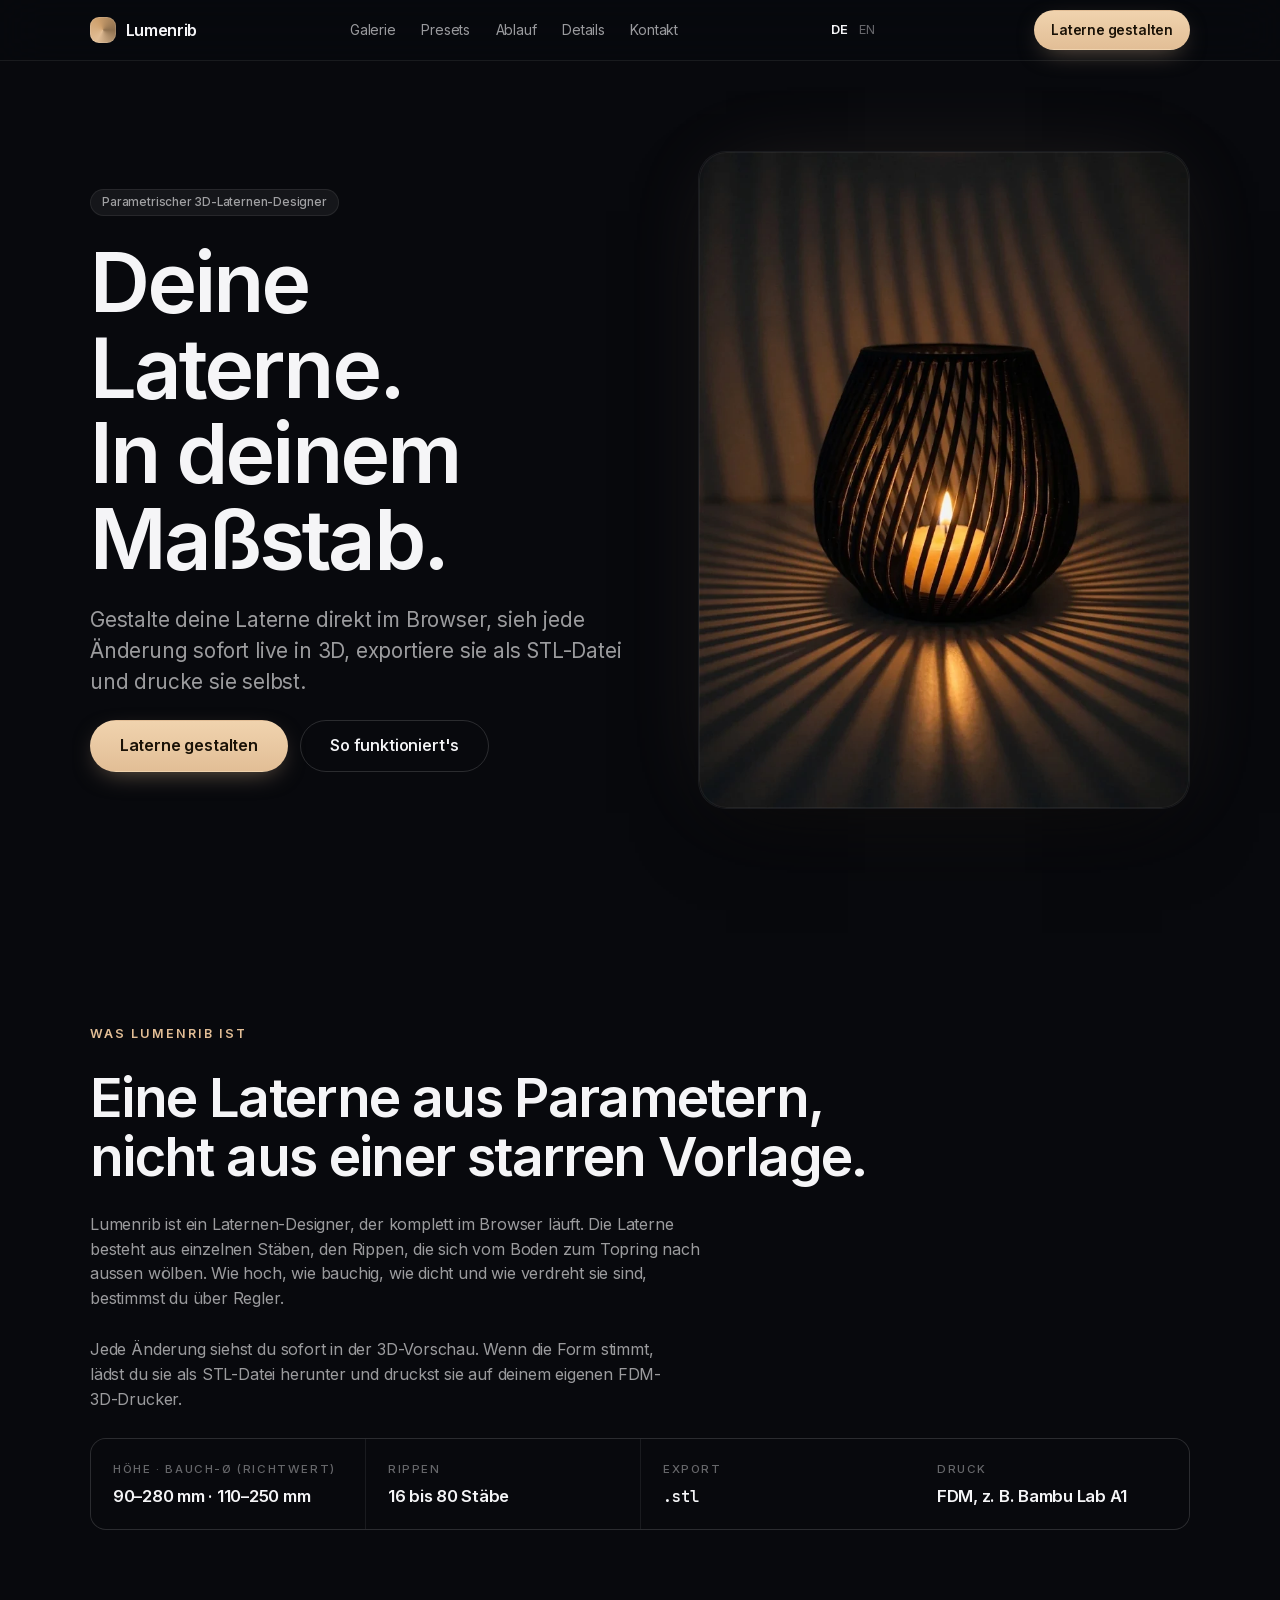
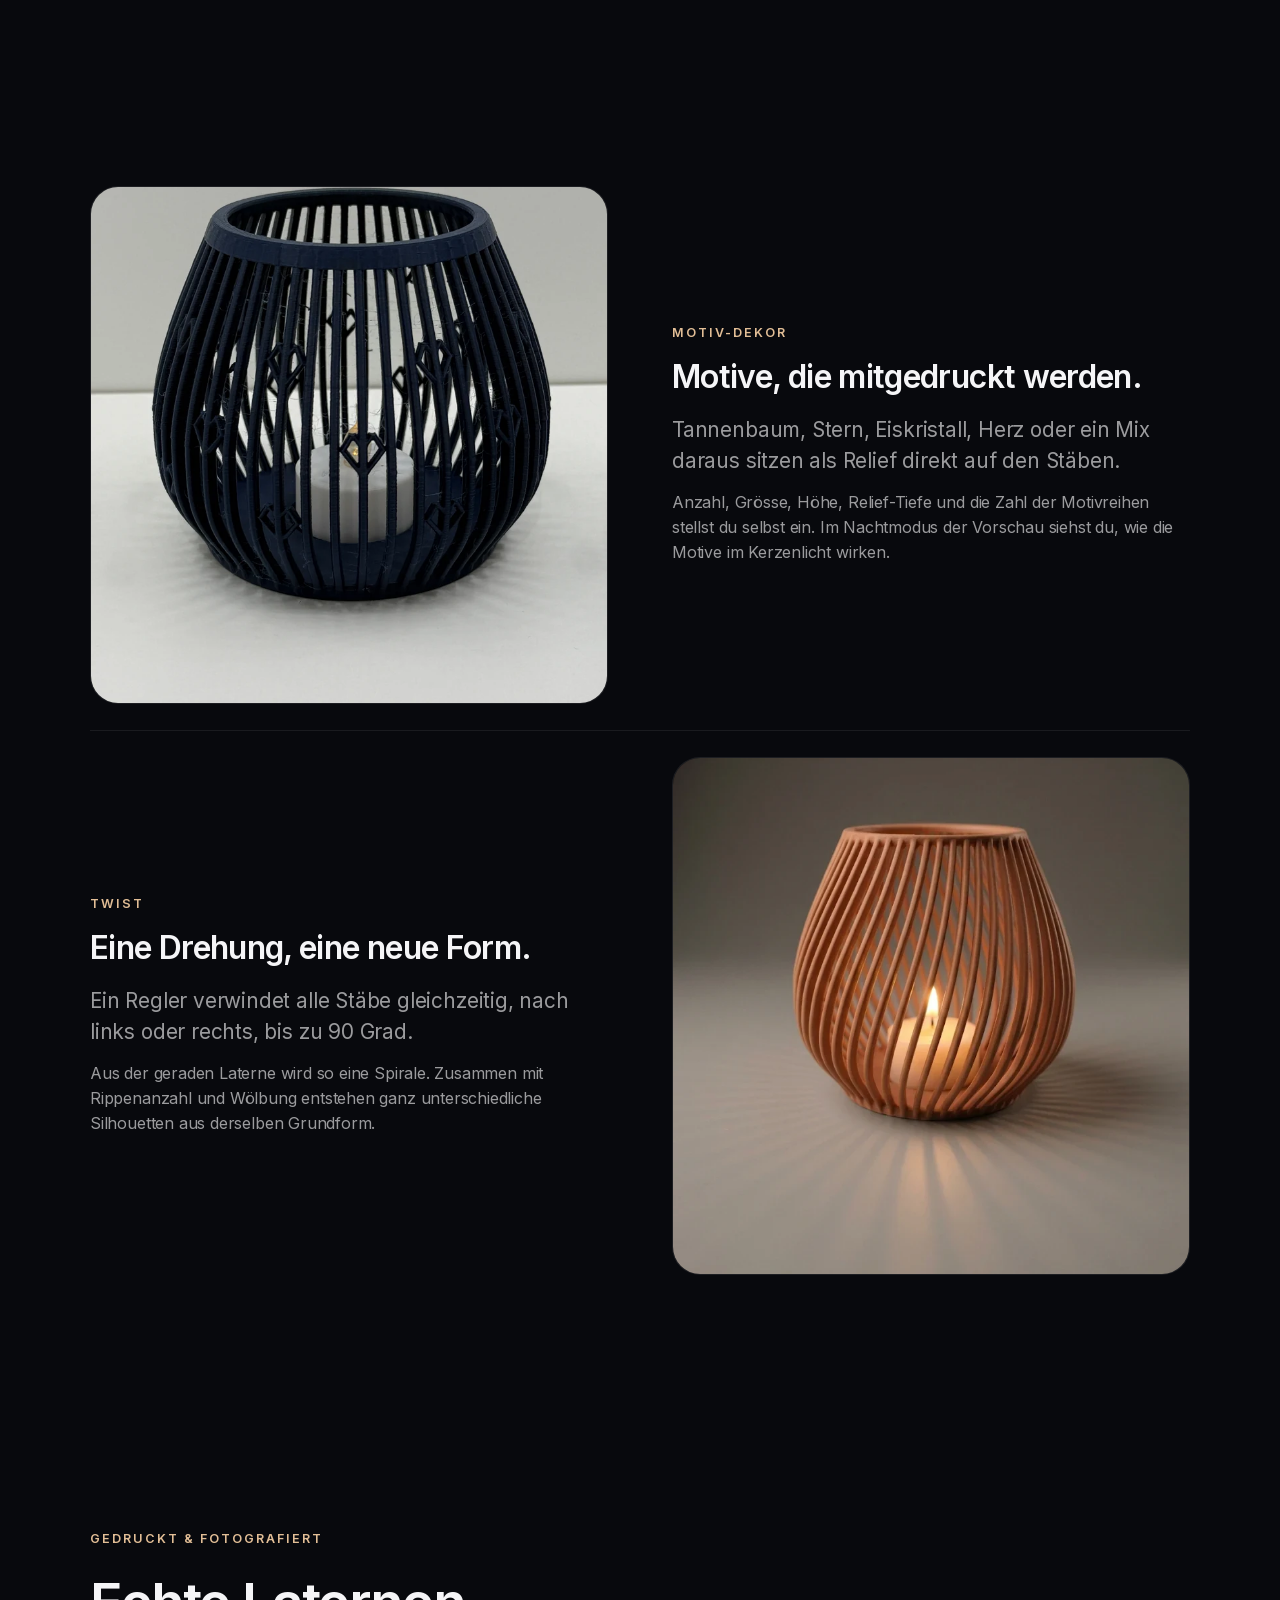
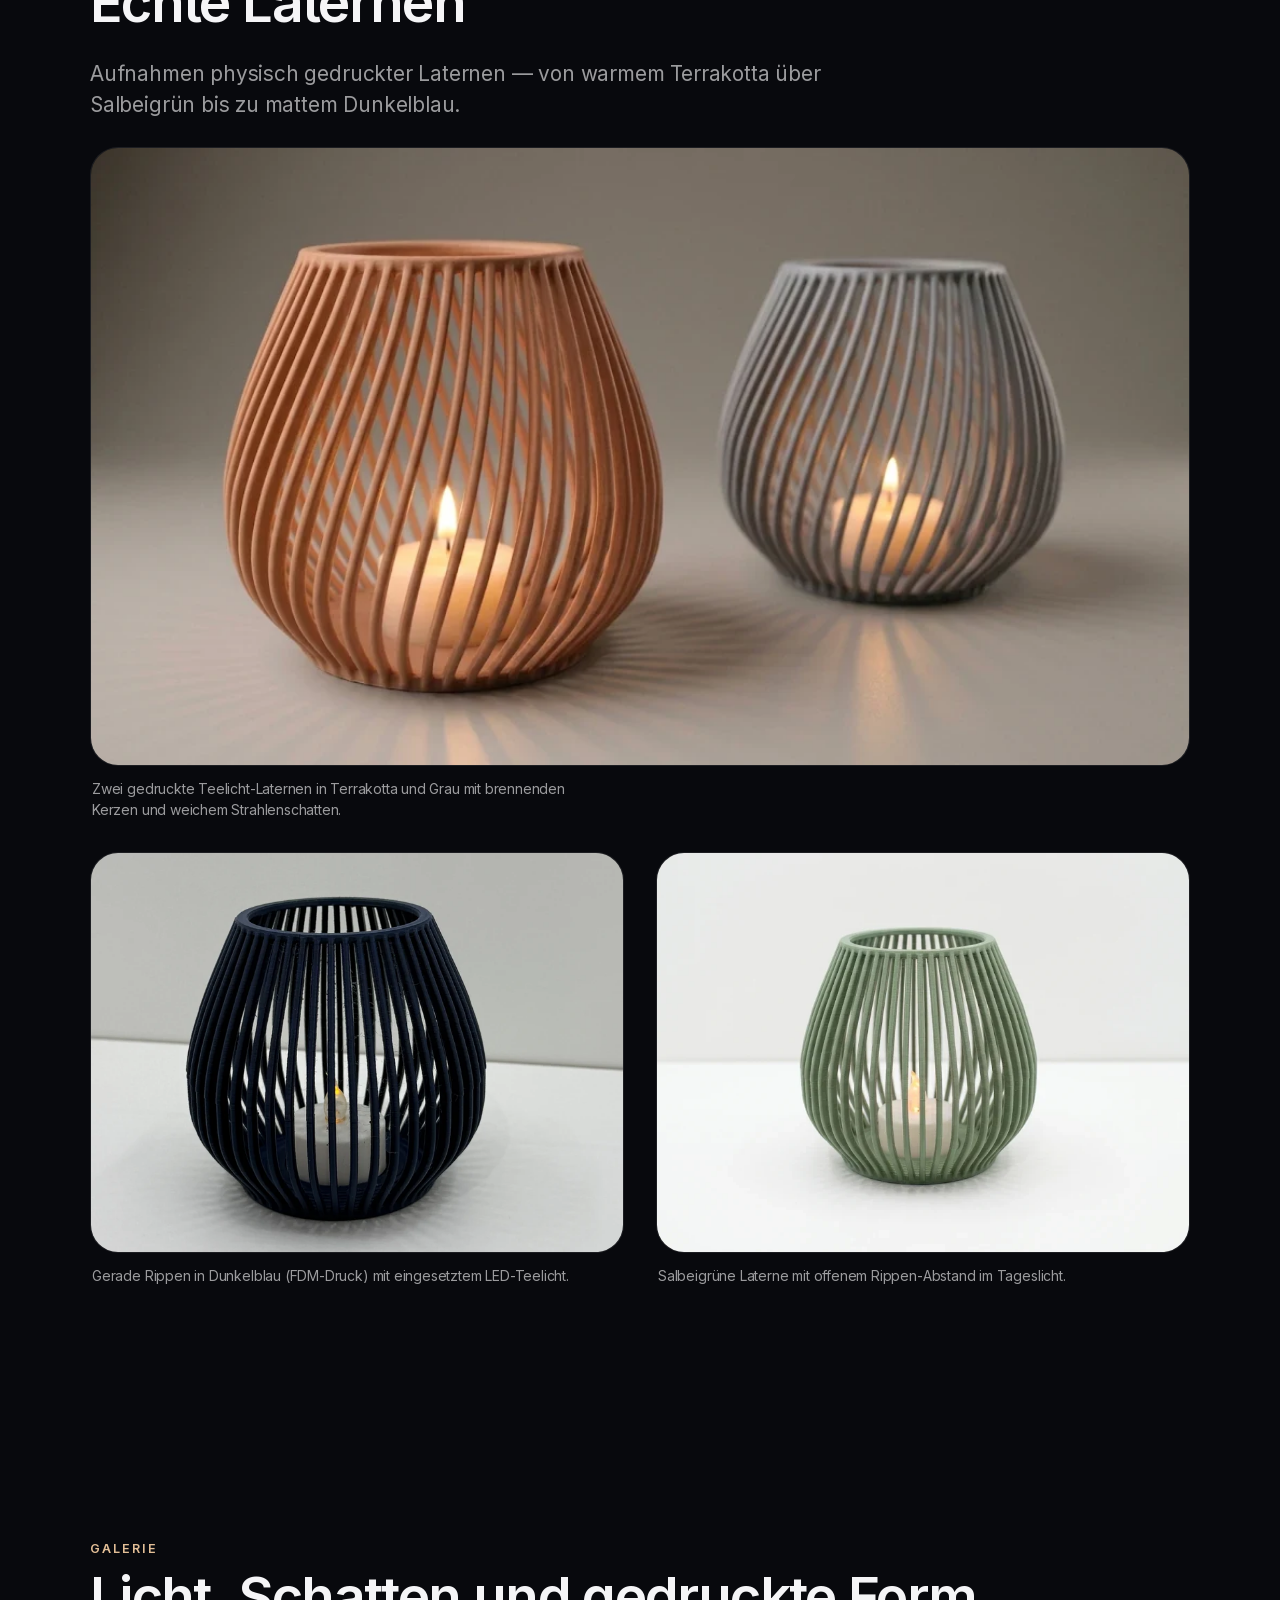
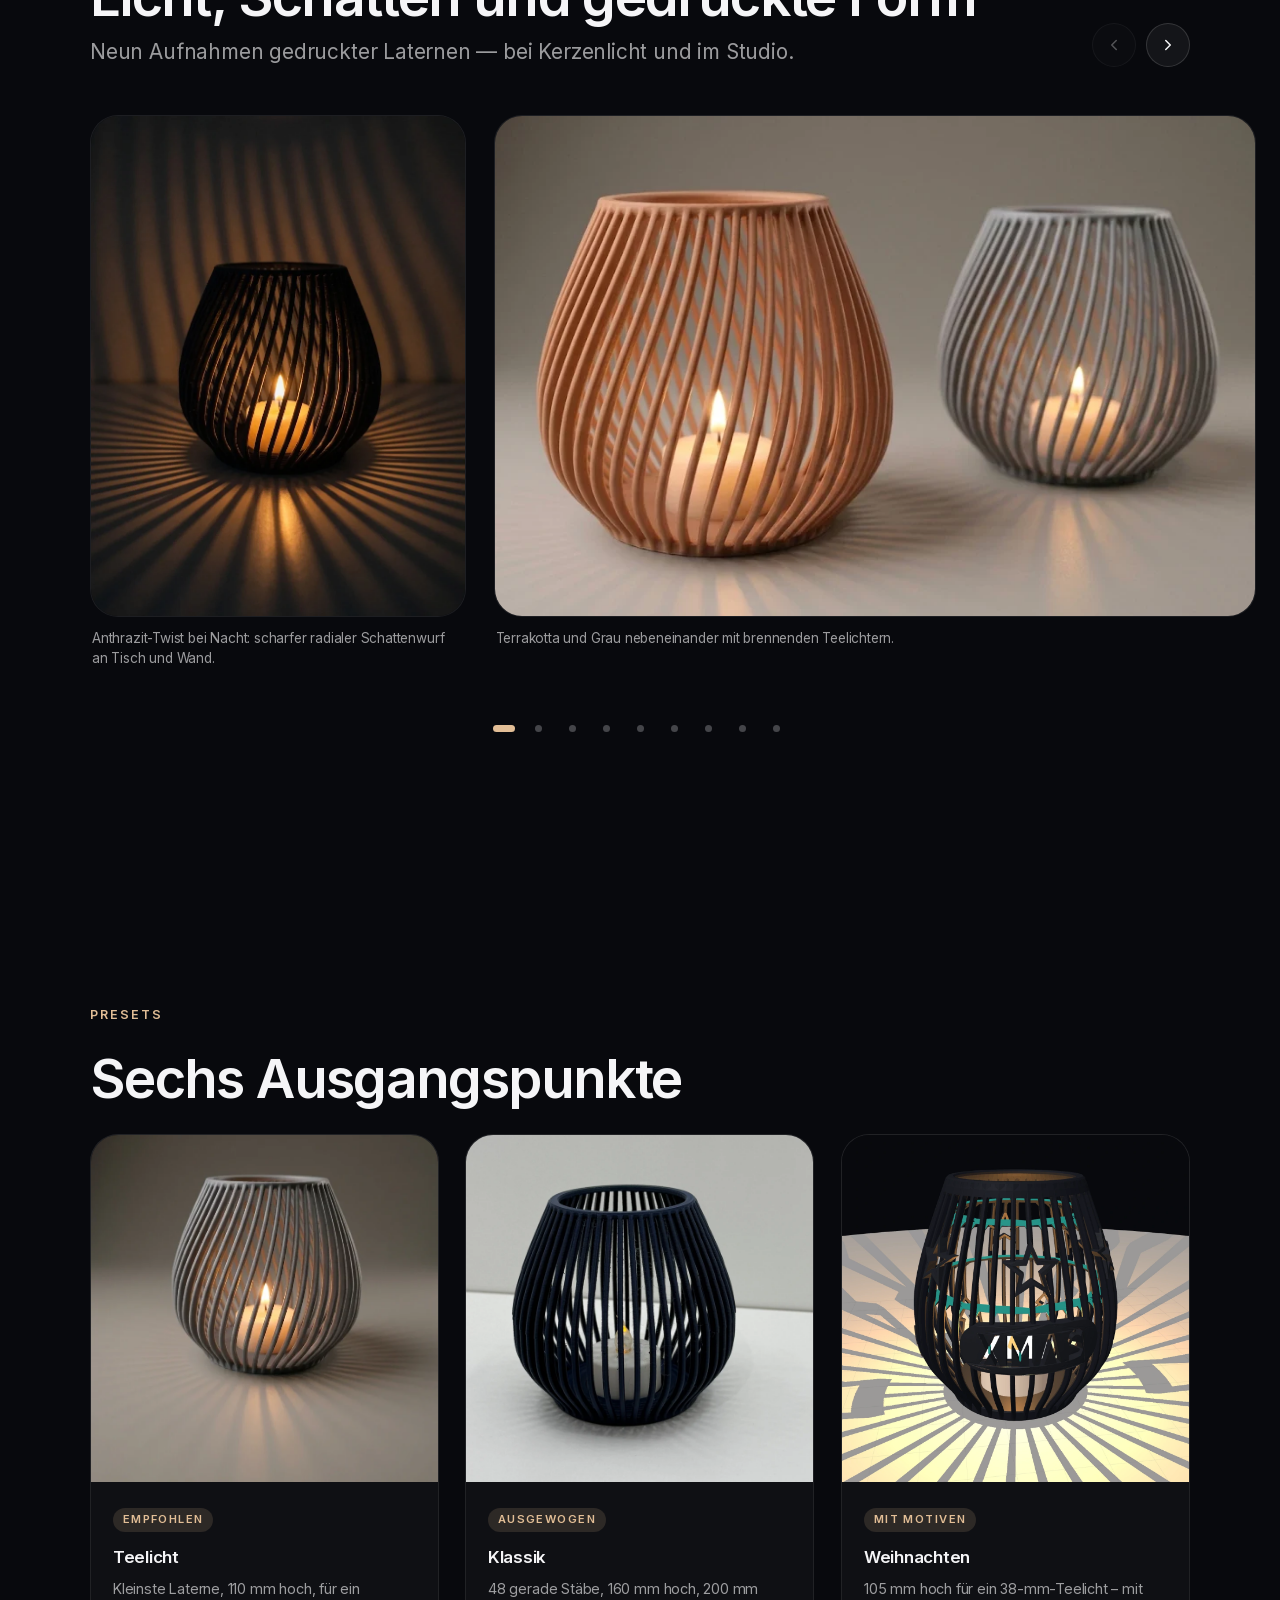
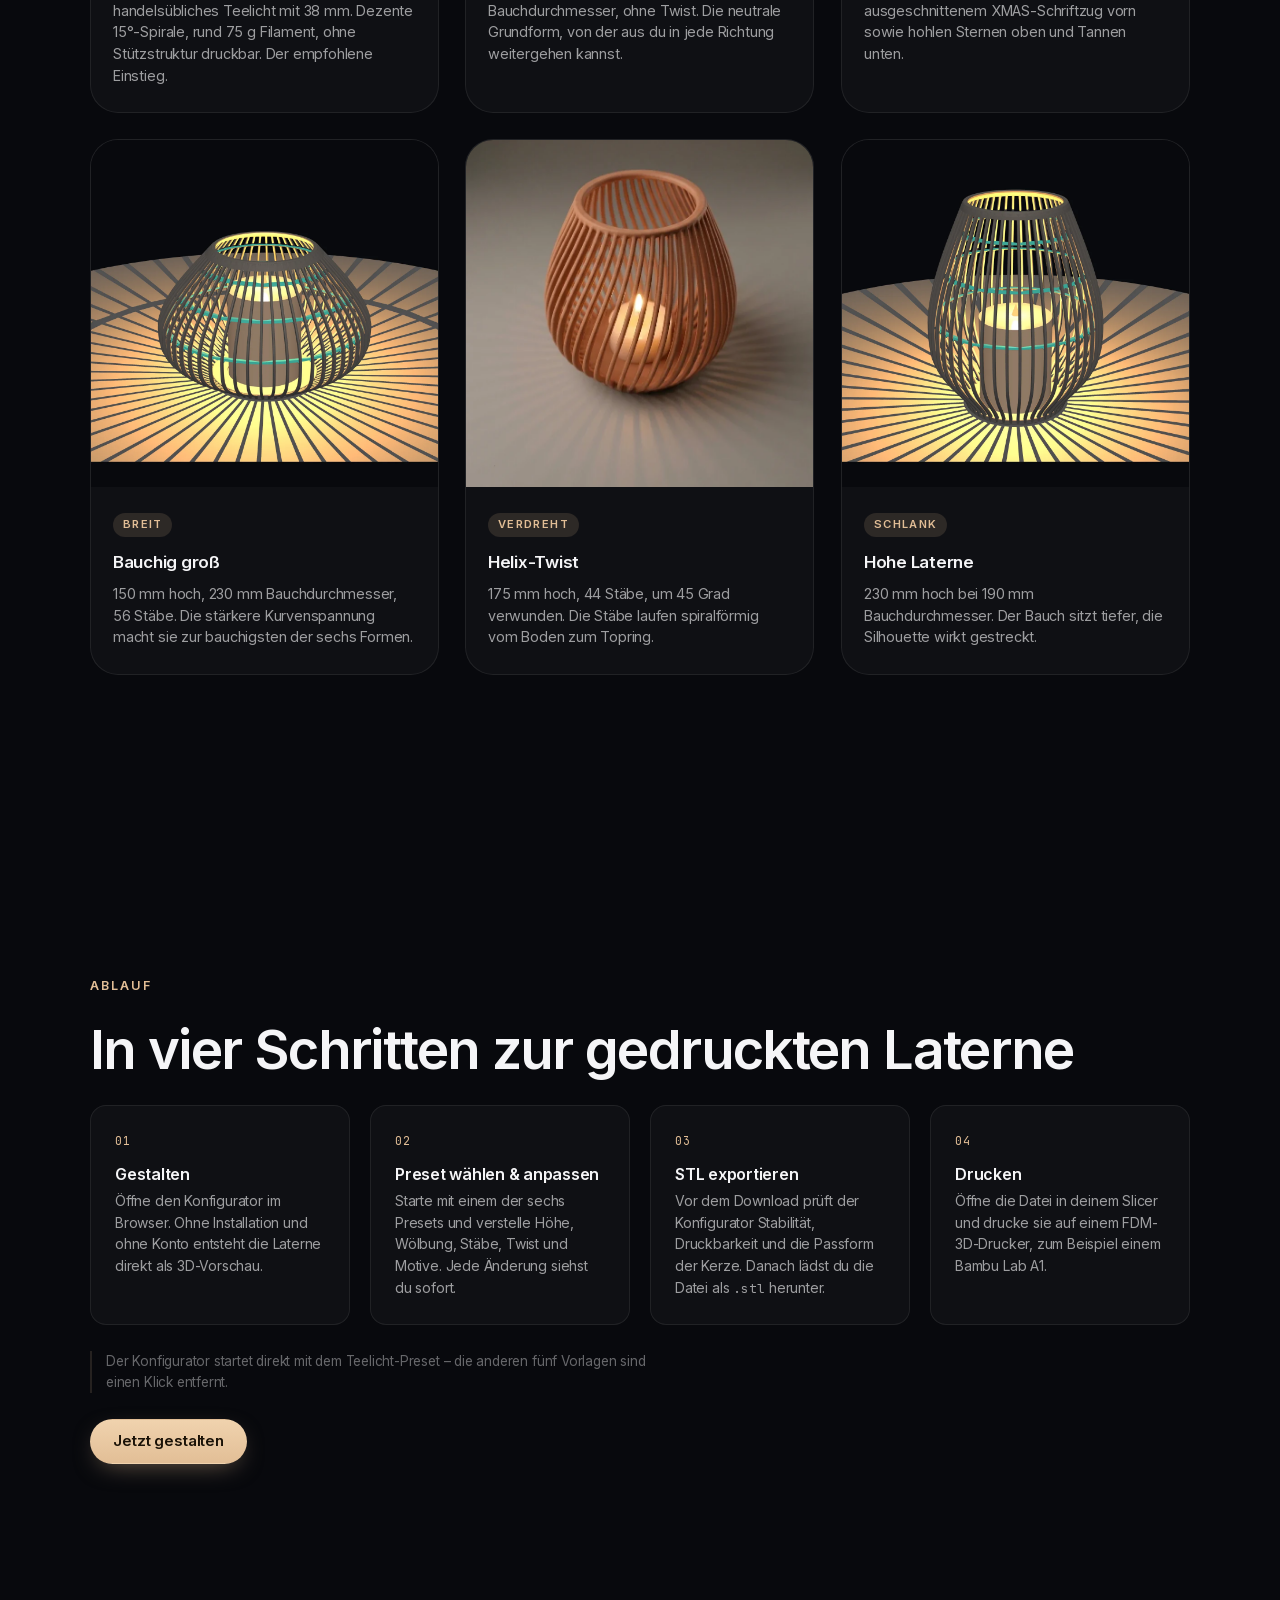
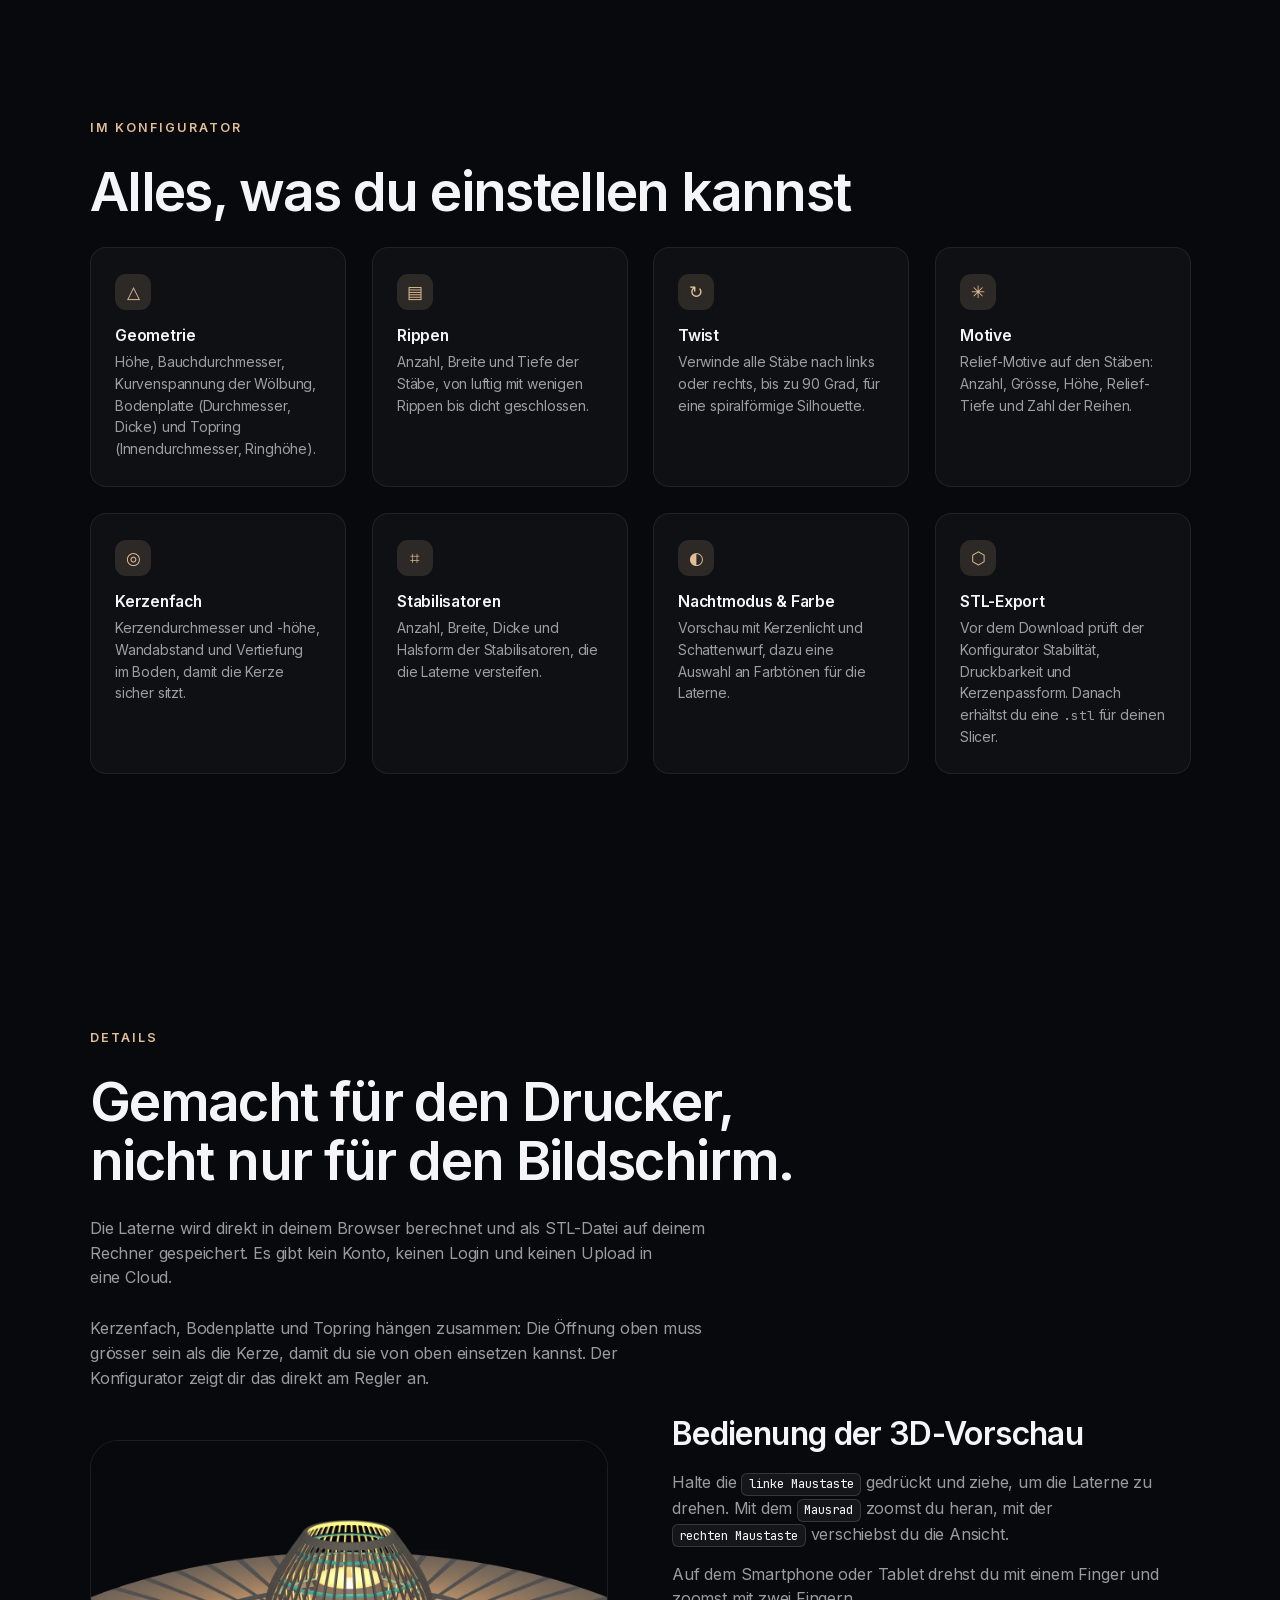
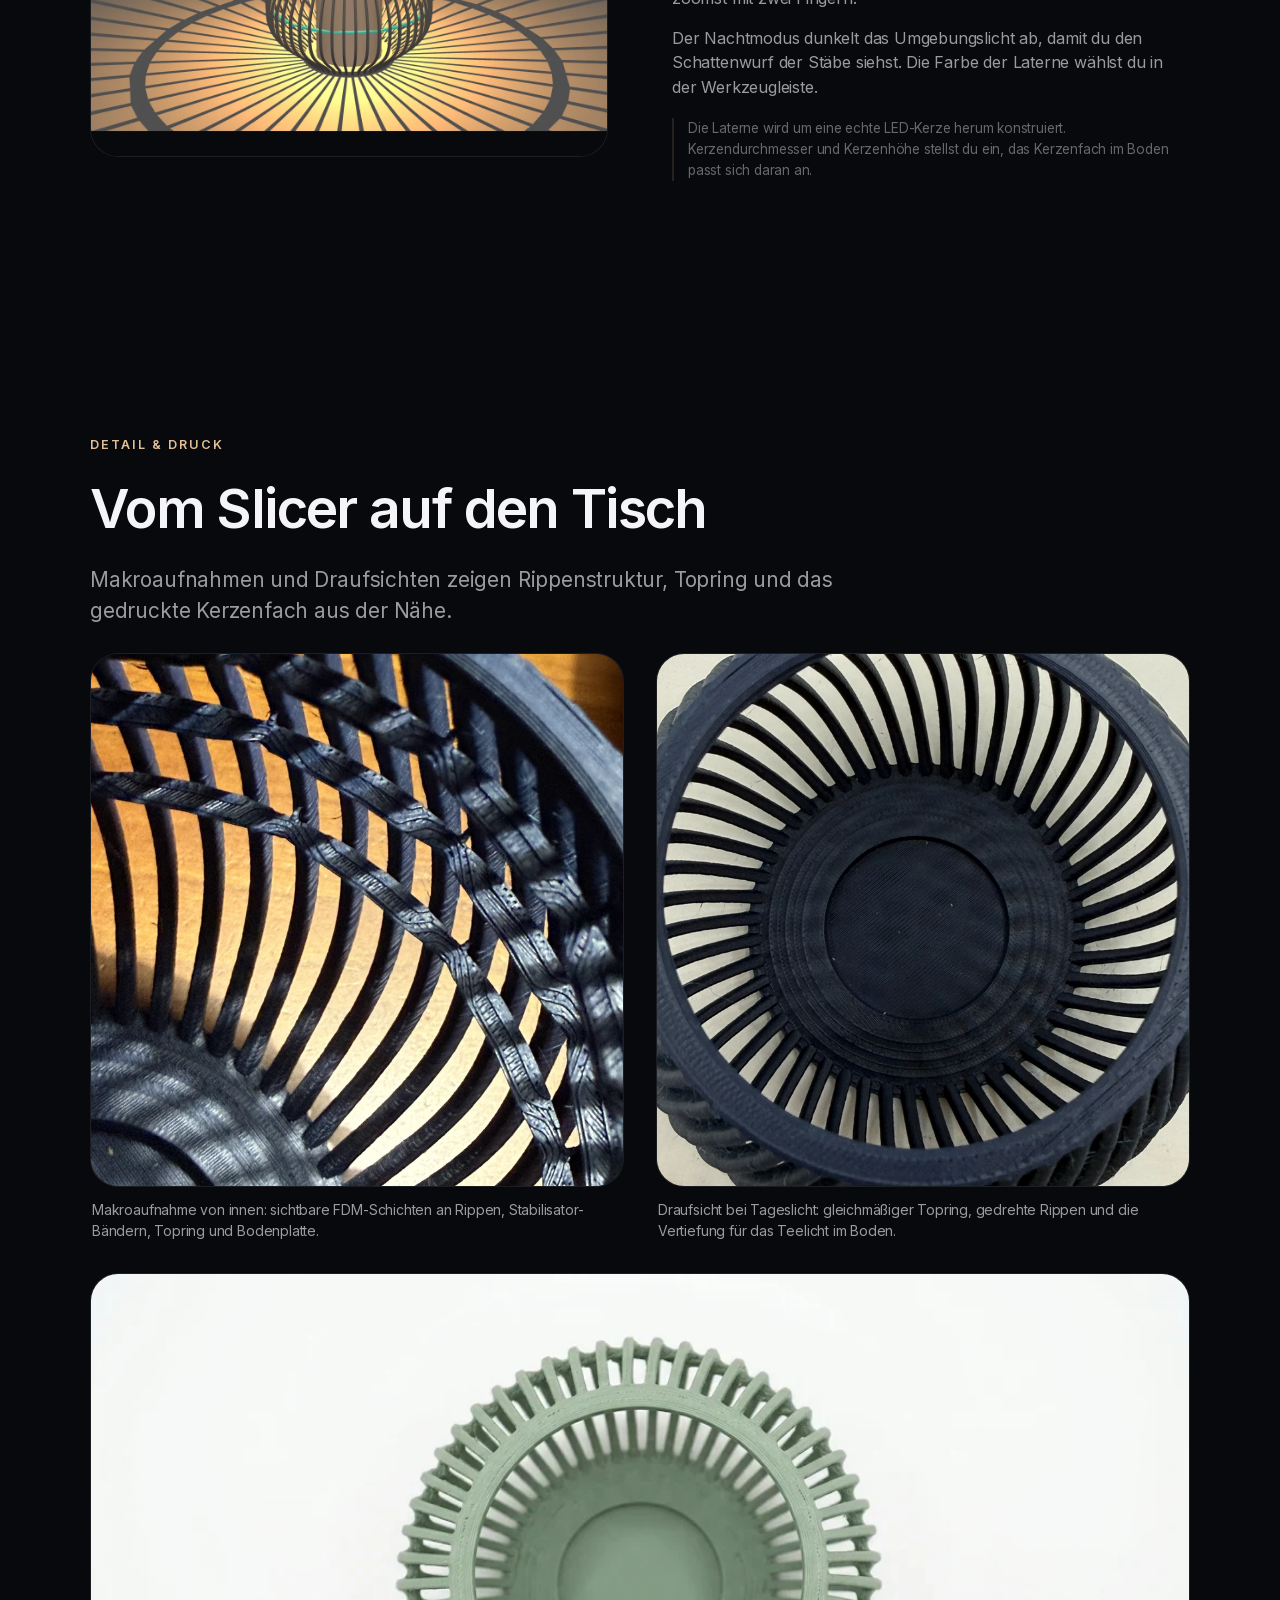
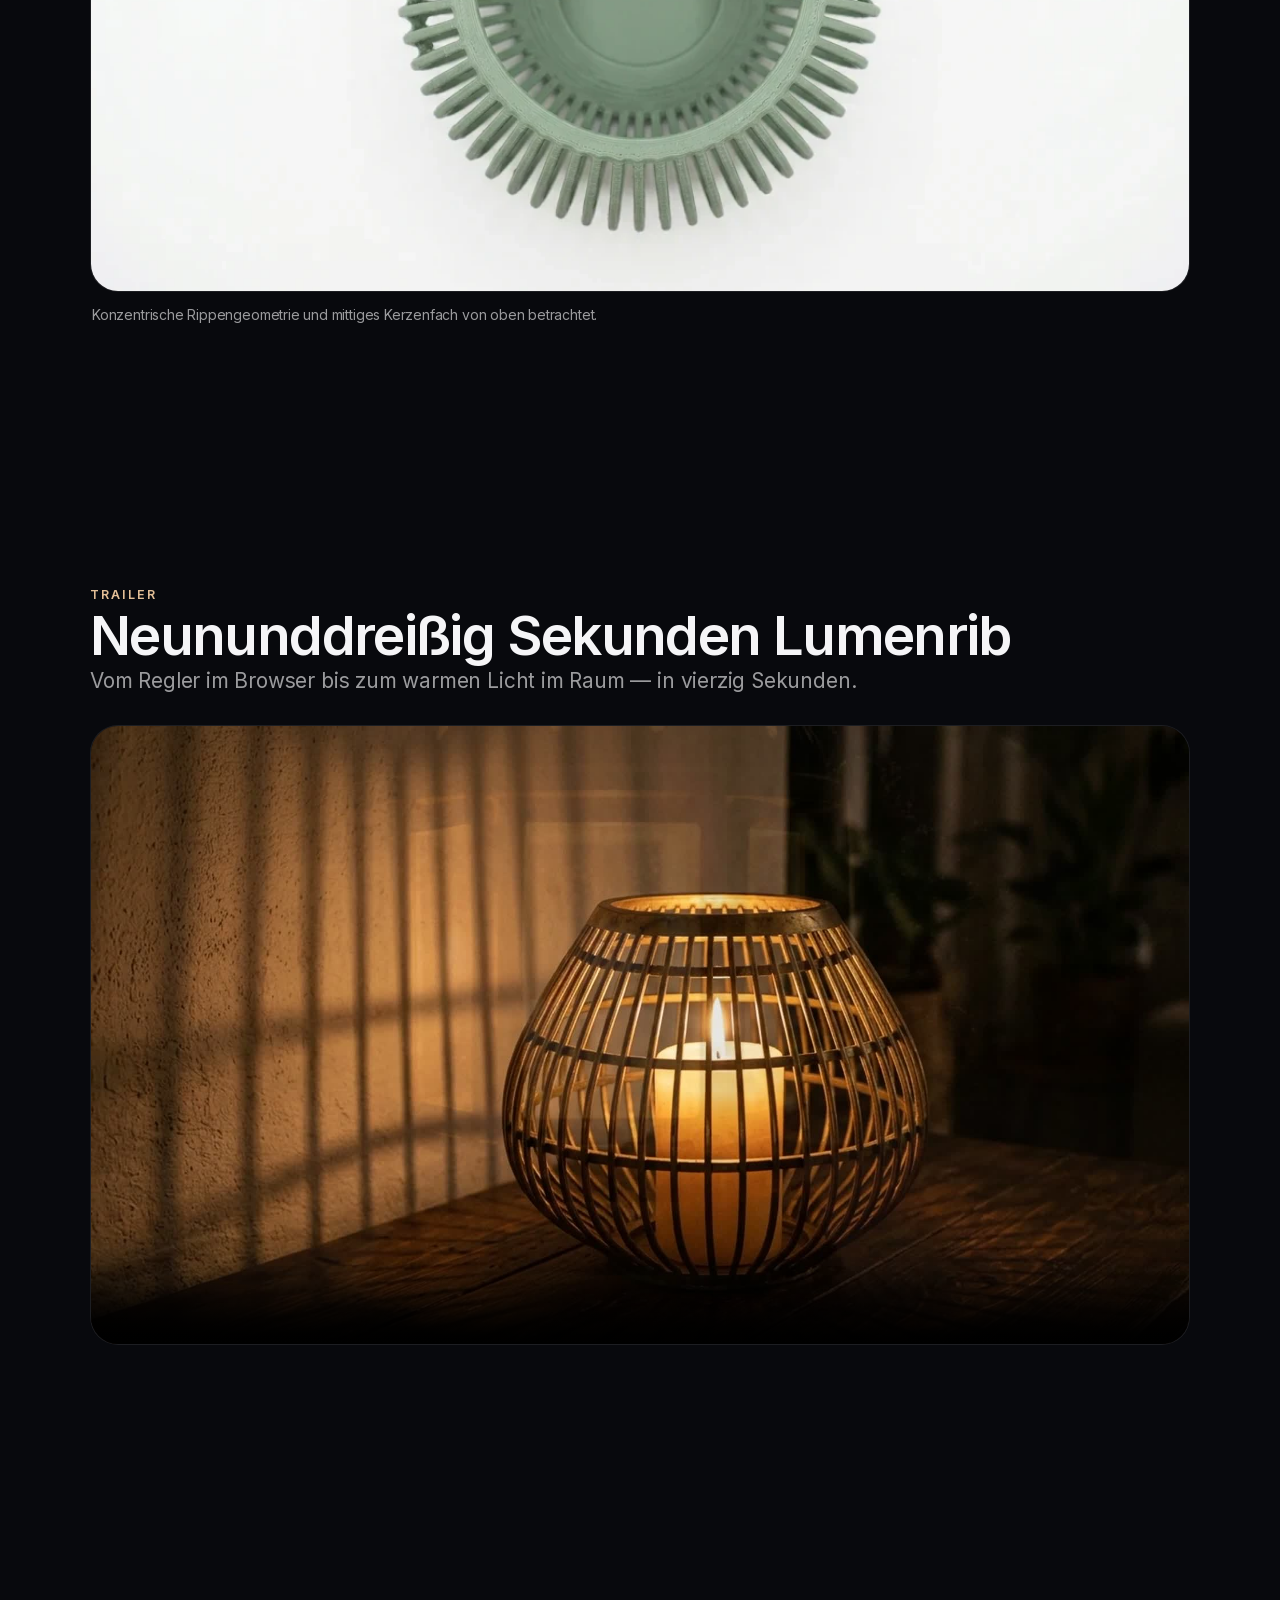
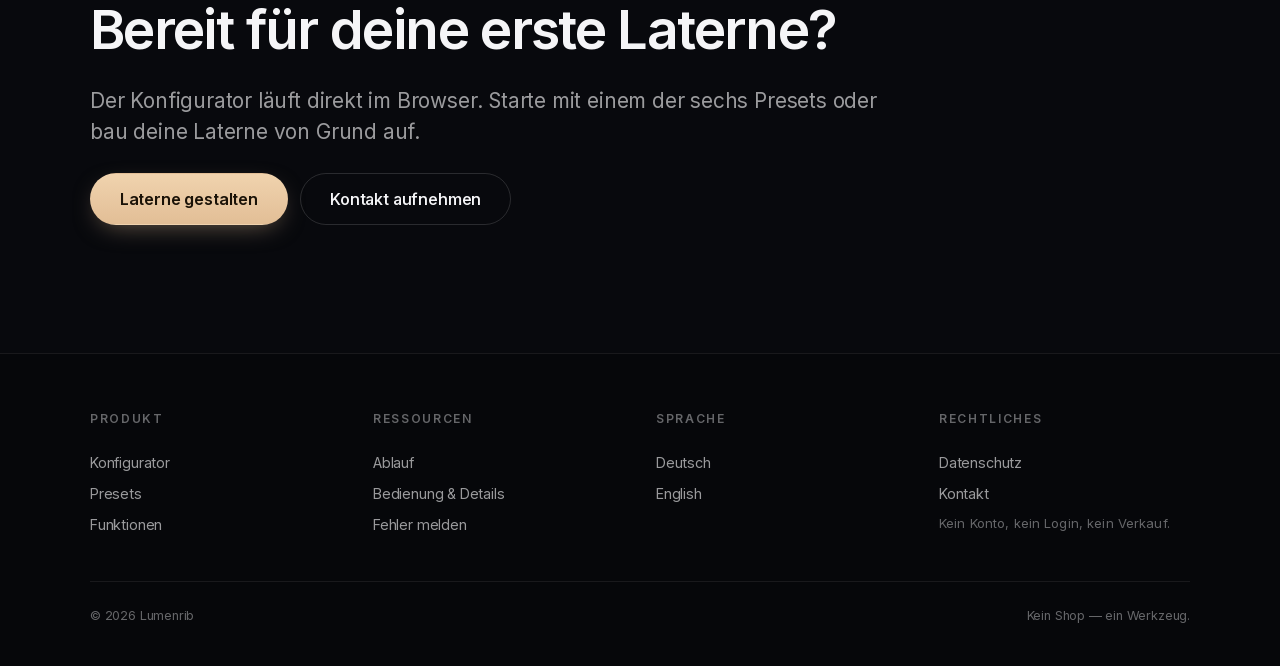
<file: index.html>
<!DOCTYPE html>
<html lang="de">
<head>
  <meta charset="utf-8">
  <meta http-equiv="Content-Security-Policy" content="default-src 'self'; script-src 'self'; style-src 'self' 'unsafe-inline'; img-src 'self' data:; font-src 'self'; media-src 'self'; connect-src 'self' https://eggrvcohkaizbcsxtywi.supabase.co; form-action 'self'; base-uri 'self'; object-src 'none'; frame-ancestors 'none'; upgrade-insecure-requests">
  <meta name="viewport" content="width=device-width, initial-scale=1, viewport-fit=cover">
  <title>Lumenrib — Parametrische 3D-Laternen selbst gestalten</title>
  <meta name="description" content="Gestalte deine eigene Laterne im Browser: parametrisch, live in 3D, als STL-Datei exportiert und selbst auf dem FDM-3D-Drucker gedruckt.">
  <meta name="theme-color" content="#08090d">

  <meta property="og:type" content="website">
  <meta property="og:title" content="Lumenrib — Parametrische 3D-Laternen selbst gestalten">
  <meta property="og:description" content="Laterne im Browser gestalten, live in 3D ansehen, als STL exportieren und selbst drucken.">
  <meta property="og:image" content="https://lumenrib.me/assets/img/og-lumenrib.jpg">
  <meta property="og:url" content="https://lumenrib.me/">
  <link rel="canonical" href="https://lumenrib.me/">
  <meta property="og:locale" content="de_DE">
  <meta property="og:locale:alternate" content="en_US">

  <link rel="icon" type="image/svg+xml" href="data:image/svg+xml,%3Csvg xmlns='http://www.w3.org/2000/svg' viewBox='0 0 64 64'%3E%3Crect width='64' height='64' rx='14' fill='%2308090d'/%3E%3Ccircle cx='32' cy='32' r='15' fill='%23e2be96'/%3E%3C/svg%3E">
  <link rel="preload" as="image" href="assets/img/foto-nacht-schatten.webp">
  <link rel="stylesheet" href="assets/css/site.css">
  <link rel="stylesheet" href="assets/css/fonts.css">
  <script src="assets/js/site.js" defer></script>
  <script src="assets/js/carousel.js" defer></script>
  <script src="assets/js/track.js" defer></script>

  <link rel="alternate" hreflang="de" href="https://lumenrib.me/">
  <link rel="alternate" hreflang="en" href="https://lumenrib.me/en/">
  <link rel="alternate" hreflang="x-default" href="https://lumenrib.me/">
  <meta name="referrer" content="strict-origin-when-cross-origin">
</head>
<body>

  <!-- 1 · Navigation -->
  <nav class="nav" aria-label="Hauptnavigation">
    <div class="nav-inner wrap">
      <a class="nav-brand" href="index.html" aria-label="Lumenrib — Startseite">
        <span class="nav-mark" aria-hidden="true"></span>
        <span>Lumenrib</span>
      </a>
      <div class="nav-links">
        <a class="nav-link" href="#galerie">Galerie</a>
        <a class="nav-link" href="#presets">Presets</a>
        <a class="nav-link" href="#ablauf">Ablauf</a>
        <a class="nav-link" href="#details">Details</a>
        <a class="nav-link" href="kontakt.html">Kontakt</a>
      </div>
      <div class="lang" aria-label="Sprache">
        <span aria-current="true">DE</span>
        <a href="en/index.html" hreflang="en" lang="en">EN</a>
      </div>
      <a class="nav-cta" href="konfigurator.html">Laterne gestalten</a>
    </div>
  </nav>

  <main id="main">

    <!-- 2 · Hero -->
    <section class="hero wrap" aria-labelledby="hero-title">
      <div class="hero__copy">
        <p><span class="badge">Parametrischer 3D-Laternen-Designer</span></p>
        <h1 class="display-xl" id="hero-title">Deine Laterne. In deinem Maßstab.</h1>
        <p class="lede">Gestalte deine Laterne direkt im Browser, sieh jede Änderung sofort live in 3D, exportiere sie als STL-Datei und drucke sie selbst.</p>
        <div class="btn-row">
          <a class="btn btn--primary btn--lg" href="konfigurator.html">Laterne gestalten</a>
          <a class="btn btn--ghost btn--lg" href="#ablauf">So funktioniert's</a>
        </div>
      </div>
      <div class="hero__media">
        <img src="assets/img/foto-nacht-schatten.webp" alt="Dunkel gedruckte Lumenrib-Laterne mit spiralförmig gedrehten Rippen und brennendem Teelicht, das ein radiales Schattenmuster auf Tisch und Wand wirft" width="765" height="1024" loading="eager" fetchpriority="high" decoding="async">
      </div>
    </section>

    <!-- 3 · Einführung -->
    <section class="section wrap" id="einfuehrung" aria-labelledby="intro-title">
      <div class="grid">
        <div class="grid reveal">
          <p class="eyebrow">Was Lumenrib ist</p>
          <h2 class="display-l" id="intro-title">Eine Laterne aus Parametern, nicht aus einer starren Vorlage.</h2>
          <p class="body">Lumenrib ist ein Laternen-Designer, der komplett im Browser läuft. Die Laterne besteht aus einzelnen Stäben, den Rippen, die sich vom Boden zum Topring nach aussen wölben. Wie hoch, wie bauchig, wie dicht und wie verdreht sie sind, bestimmst du über Regler.</p>
          <p class="body">Jede Änderung siehst du sofort in der 3D-Vorschau. Wenn die Form stimmt, lädst du sie als STL-Datei herunter und druckst sie auf deinem eigenen FDM-3D-Drucker.</p>
        </div>
        <dl class="specs">
          <div class="spec reveal" data-reveal-delay="1">
            <dt class="spec__k">Höhe · Bauch-Ø (Richtwert)</dt>
            <dd class="spec__v">90–280 mm · 110–250 mm</dd>
          </div>
          <div class="spec reveal" data-reveal-delay="2">
            <dt class="spec__k">Rippen</dt>
            <dd class="spec__v">16 bis 80 Stäbe</dd>
          </div>
          <div class="spec reveal" data-reveal-delay="3">
            <dt class="spec__k">Export</dt>
            <dd class="spec__v"><span class="mono">.stl</span></dd>
          </div>
          <div class="spec reveal" data-reveal-delay="1">
            <dt class="spec__k">Druck</dt>
            <dd class="spec__v">FDM, z.&nbsp;B. Bambu Lab A1</dd>
          </div>
        </dl>
      </div>
    </section>

    <!-- 4 · Showcase -->
    <section class="section wrap" aria-label="Gestaltungsbeispiele">
      <div class="grid">
        <article class="showcase reveal">
          <div class="showcase__media">
            <img src="assets/img/foto-motive-herzen-1200.webp" srcset="assets/img/foto-motive-herzen-800.webp 800w, assets/img/foto-motive-herzen-1200.webp 1200w, assets/img/foto-motive-herzen-1600.webp 1600w" sizes="(max-width: 899px) 92vw, 540px" alt="Dunkelblaue 3D-gedruckte Lumenrib-Laterne mit reliefartigen Herz-Motiven direkt auf den Rippen und eingesetztem LED-Teelicht" width="1200" height="1200" loading="lazy" decoding="async">
          </div>
          <div class="showcase__body">
            <p class="eyebrow">Motiv-Dekor</p>
            <h2 class="display-m">Motive, die mitgedruckt werden.</h2>
            <p class="lede">Tannenbaum, Stern, Eiskristall, Herz oder ein Mix daraus sitzen als Relief direkt auf den Stäben.</p>
            <p class="body">Anzahl, Grösse, Höhe, Relief-Tiefe und die Zahl der Motivreihen stellst du selbst ein. Im Nachtmodus der Vorschau siehst du, wie die Motive im Kerzenlicht wirken.</p>
          </div>
        </article>
        <hr class="divider">
        <article class="showcase showcase--flip reveal">
          <div class="showcase__media">
            <img src="assets/img/foto-terrakotta-card.webp" alt="Terrakotta-farbene gedruckte Lumenrib-Laterne mit spiralförmig verdrehten Stäben und brennender Kerze" width="765" height="765" loading="lazy" decoding="async">
          </div>
          <div class="showcase__body">
            <p class="eyebrow">Twist</p>
            <h2 class="display-m">Eine Drehung, eine neue Form.</h2>
            <p class="lede">Ein Regler verwindet alle Stäbe gleichzeitig, nach links oder rechts, bis zu 90&nbsp;Grad.</p>
            <p class="body">Aus der geraden Laterne wird so eine Spirale. Zusammen mit Rippenanzahl und Wölbung entstehen ganz unterschiedliche Silhouetten aus derselben Grundform.</p>
          </div>
        </article>
      </div>
    </section>

    <!-- 4b · Echte Laternen -->
    <section class="section wrap" id="echte-laternen" aria-labelledby="real-lanterns-title">
      <div class="grid">
        <div class="grid reveal">
          <p class="eyebrow">Gedruckt &amp; fotografiert</p>
          <h2 class="display-l" id="real-lanterns-title">Echte Laternen</h2>
          <p class="lede">Aufnahmen physisch gedruckter Laternen — von warmem Terrakotta über Salbeigrün bis zu mattem Dunkelblau.</p>
        </div>
        <div class="real-grid">
          <figure class="media-card real-grid__lead reveal">
            <div class="media-card__frame">
              <img src="assets/img/foto-duo-terrakotta.webp" alt="Zwei gedruckte Lumenrib-Laternen in Terrakotta und Grau nebeneinander mit brennenden Teelichtern und radialem Schattenwurf" width="1024" height="572" loading="lazy" decoding="async">
            </div>
            <figcaption class="media-card__caption">Zwei gedruckte Teelicht-Laternen in Terrakotta und Grau mit brennenden Kerzen und weichem Strahlenschatten.</figcaption>
          </figure>
          <div class="real-grid__pair">
            <figure class="media-card reveal" data-reveal-delay="1">
              <div class="media-card__frame">
                <img src="assets/img/foto-navy-frontal-1200.webp" srcset="assets/img/foto-navy-frontal-800.webp 800w, assets/img/foto-navy-frontal-1200.webp 1200w, assets/img/foto-navy-frontal-1600.webp 1600w" sizes="(max-width: 759px) 92vw, 560px" alt="Dunkelblaue 3D-gedruckte Lumenrib-Laterne mit geraden Rippen und warmem LED-Teelicht" width="1200" height="900" loading="lazy" decoding="async">
              </div>
              <figcaption class="media-card__caption">Gerade Rippen in Dunkelblau (FDM-Druck) mit eingesetztem LED-Teelicht.</figcaption>
            </figure>
            <figure class="media-card reveal" data-reveal-delay="2">
              <div class="media-card__frame">
                <img src="assets/img/foto-gruen-quer.webp" alt="Salbeigrüne gedruckte Lumenrib-Laterne mit geraden Rippen und LED-Teelicht vor hellem Studiohintergrund" width="1024" height="572" loading="lazy" decoding="async">
              </div>
              <figcaption class="media-card__caption">Salbeigrüne Laterne mit offenem Rippen-Abstand im Tageslicht.</figcaption>
            </figure>
          </div>
        </div>
      </div>
    </section>

    <!-- 4c · Galerie-Karussell -->
    <section class="carousel-section" id="galerie" role="region" aria-roledescription="Karussell" aria-labelledby="gallery-title" data-carousel>
      <div class="wrap">
        <div class="carousel__head reveal">
          <div class="carousel__intro">
            <p class="eyebrow">Galerie</p>
            <h2 class="display-l" id="gallery-title">Licht, Schatten und gedruckte Form</h2>
            <p class="lede">Neun Aufnahmen gedruckter Laternen — bei Kerzenlicht und im Studio.</p>
          </div>
          <div class="carousel__controls" data-carousel-controls hidden>
            <button type="button" class="carousel__btn" data-carousel-prev aria-label="Vorheriges Foto">
              <svg viewBox="0 0 24 24" fill="none" stroke="currentColor" stroke-width="2" stroke-linecap="round" stroke-linejoin="round" aria-hidden="true"><path d="M15 18l-6-6 6-6"/></svg>
            </button>
            <button type="button" class="carousel__btn" data-carousel-next aria-label="Nächstes Foto">
              <svg viewBox="0 0 24 24" fill="none" stroke="currentColor" stroke-width="2" stroke-linecap="round" stroke-linejoin="round" aria-hidden="true"><path d="M9 18l6-6-6-6"/></svg>
            </button>
          </div>
        </div>
      </div>
      <div class="carousel__track" tabindex="0" role="group" aria-label="Fotostrecke gedruckter Laternen" data-carousel-track>
        <figure class="carousel__slide" data-carousel-slide>
          <div class="carousel__frame">
            <img src="assets/img/foto-nacht-schatten.webp" alt="Dunkle Twist-Laterne bei Nacht mit brennendem Teelicht und radialem Schattenwurf an Tisch und Wand" width="765" height="1024" loading="lazy" decoding="async">
          </div>
          <figcaption class="carousel__caption">Anthrazit-Twist bei Nacht: scharfer radialer Schattenwurf an Tisch und Wand.</figcaption>
        </figure>
        <figure class="carousel__slide" data-carousel-slide>
          <div class="carousel__frame">
            <img src="assets/img/foto-duo-terrakotta.webp" alt="Terrakotta- und graufarbene Twist-Laterne nebeneinander mit brennenden Teelichtern" width="1024" height="572" loading="lazy" decoding="async">
          </div>
          <figcaption class="carousel__caption">Terrakotta und Grau nebeneinander mit brennenden Teelichtern.</figcaption>
        </figure>
        <figure class="carousel__slide" data-carousel-slide>
          <div class="carousel__frame">
            <img src="assets/img/foto-motive-herzen-1200.webp" srcset="assets/img/foto-motive-herzen-800.webp 800w, assets/img/foto-motive-herzen-1200.webp 1200w, assets/img/foto-motive-herzen-1600.webp 1600w" sizes="(max-width: 639px) 86vw, 480px" alt="Dunkelblaue 3D-gedruckte Laterne mit Herz-Motiven auf den Rippen" width="1200" height="1200" loading="lazy" decoding="async">
          </div>
          <figcaption class="carousel__caption">Dunkelblaue Laterne mit direkt auf den Rippen gedruckten Herz-Motiven.</figcaption>
        </figure>
        <figure class="carousel__slide" data-carousel-slide>
          <div class="carousel__frame">
            <img src="assets/img/foto-terrakotta-studio.webp" alt="Terrakotta-Laterne frontal mit brennender Kerze und radialem Schatten auf neutralem Studiohintergrund" width="765" height="1024" loading="lazy" decoding="async">
          </div>
          <figcaption class="carousel__caption">Terrakotta-Variante mit gedrehten Rippen auf neutralem Untergrund.</figcaption>
        </figure>
        <figure class="carousel__slide" data-carousel-slide>
          <div class="carousel__frame">
            <img src="assets/img/foto-grau-studio.webp" alt="Graue Teelicht-Laterne mit verdrehten Rippen und warmem Kerzenschein" width="765" height="1024" loading="lazy" decoding="async">
          </div>
          <figcaption class="carousel__caption">Graue Teelicht-Laterne mit gleichmäßiger Twist-Kurve.</figcaption>
        </figure>
        <figure class="carousel__slide" data-carousel-slide>
          <div class="carousel__frame">
            <img src="assets/img/foto-navy-frontal-1200.webp" srcset="assets/img/foto-navy-frontal-800.webp 800w, assets/img/foto-navy-frontal-1200.webp 1200w, assets/img/foto-navy-frontal-1600.webp 1600w" sizes="(max-width: 639px) 86vw, 640px" alt="Dunkelblaue gedruckte Laterne mit geraden Rippen und LED-Teelicht" width="1200" height="900" loading="lazy" decoding="async">
          </div>
          <figcaption class="carousel__caption">Klassische Form in Dunkelblau mit geraden Stäben und LED-Kerze.</figcaption>
        </figure>
        <figure class="carousel__slide" data-carousel-slide>
          <div class="carousel__frame">
            <img src="assets/img/foto-gruen-quer.webp" alt="Salbeigrüne Laterne mit geraden Rippen und LED-Teelicht im Querformat" width="1024" height="572" loading="lazy" decoding="async">
          </div>
          <figcaption class="carousel__caption">Salbeigrüne Laterne mit offenem Rippen-Abstand.</figcaption>
        </figure>
        <figure class="carousel__slide" data-carousel-slide>
          <div class="carousel__frame">
            <img src="assets/img/foto-terrakotta-draufsicht.webp" alt="Terrakotta-Laterne aus erhöhter Perspektive mit Blick durch den Topring auf das Teelicht" width="765" height="1024" loading="lazy" decoding="async">
          </div>
          <figcaption class="carousel__caption">Erhöhter Blick auf den Topring und die Kerze im Inneren.</figcaption>
        </figure>
        <figure class="carousel__slide" data-carousel-slide>
          <div class="carousel__frame">
            <img src="assets/img/foto-duo-hoch.webp" alt="Hochformat-Aufnahme zweier gedruckter Twist-Laternen in Terrakotta und Grau mit brennenden Kerzen" width="765" height="1020" loading="lazy" decoding="async">
          </div>
          <figcaption class="carousel__caption">Terrakotta und Grau im Hochformat vor ruhigem Studiohintergrund.</figcaption>
        </figure>
      </div>
      <div class="wrap">
        <div class="carousel__dots" data-carousel-dots hidden>
          <button type="button" class="carousel__dot" data-carousel-dot aria-label="Foto 1 von 9" aria-current="true"></button>
          <button type="button" class="carousel__dot" data-carousel-dot aria-label="Foto 2 von 9"></button>
          <button type="button" class="carousel__dot" data-carousel-dot aria-label="Foto 3 von 9"></button>
          <button type="button" class="carousel__dot" data-carousel-dot aria-label="Foto 4 von 9"></button>
          <button type="button" class="carousel__dot" data-carousel-dot aria-label="Foto 5 von 9"></button>
          <button type="button" class="carousel__dot" data-carousel-dot aria-label="Foto 6 von 9"></button>
          <button type="button" class="carousel__dot" data-carousel-dot aria-label="Foto 7 von 9"></button>
          <button type="button" class="carousel__dot" data-carousel-dot aria-label="Foto 8 von 9"></button>
          <button type="button" class="carousel__dot" data-carousel-dot aria-label="Foto 9 von 9"></button>
        </div>
      </div>
    </section>

    <!-- 5 · Presets -->
    <section class="section wrap" id="presets" aria-labelledby="presets-title">
      <div class="grid">
        <div class="grid reveal">
          <p class="eyebrow">Presets</p>
          <h2 class="display-l" id="presets-title">Sechs Ausgangspunkte</h2>
        </div>
        <div class="grid grid--3">
          <article class="card reveal" data-reveal-delay="1">
            <div class="card__media">
              <img src="assets/img/foto-grau-card.webp" alt="Teelicht-Preset als echtes Foto: graue bauchige Laterne mit brennendem Teelicht und radialem Schatten" width="765" height="765" loading="lazy" decoding="async">
            </div>
            <div class="card__body">
              <span class="card__tag">Empfohlen</span>
              <h3 class="card__title">Teelicht</h3>
              <p class="card__text">Kleinste Laterne, 110 mm hoch, für ein handelsübliches Teelicht mit 38 mm. Dezente 15°-Spirale, rund 75 g Filament, ohne Stützstruktur druckbar. Der empfohlene Einstieg.</p>
            </div>
          </article>
          <article class="card reveal" data-reveal-delay="2">
            <div class="card__media">
              <img src="assets/img/foto-navy-card-1200.webp" srcset="assets/img/foto-navy-card-800.webp 800w, assets/img/foto-navy-card-1200.webp 1200w" sizes="(max-width: 639px) 92vw, 380px" alt="Preset Klassik als echtes Foto: dunkelblaue gerade Laterne mit eingesetztem LED-Teelicht" width="1200" height="1200" loading="lazy" decoding="async">
            </div>
            <div class="card__body">
              <span class="card__tag">Ausgewogen</span>
              <h3 class="card__title">Klassik</h3>
              <p class="card__text">48 gerade Stäbe, 160 mm hoch, 200 mm Bauchdurchmesser, ohne Twist. Die neutrale Grundform, von der aus du in jede Richtung weitergehen kannst.</p>
            </div>
          </article>
          <article class="card reveal" data-reveal-delay="3">
            <div class="card__media">
              <img src="assets/img/card-xmas.webp" alt="Preset Weihnachten: kompakte dunkle Laterne mit ausgeschnittenem XMAS-Schriftzug, Sternen oben und Tannen unten" width="1200" height="1200" loading="lazy" decoding="async">
            </div>
            <div class="card__body">
              <span class="card__tag">Mit Motiven</span>
              <h3 class="card__title">Weihnachten</h3>
              <p class="card__text">105 mm hoch für ein 38-mm-Teelicht – mit ausgeschnittenem XMAS-Schriftzug vorn sowie hohlen Sternen oben und Tannen unten.</p>
            </div>
          </article>
          <article class="card reveal" data-reveal-delay="1">
            <div class="card__media">
              <img src="assets/img/card-lounge.webp" alt="Preset Lounge: niedrige, breite Laterne mit starker Wölbung" width="1200" height="1200" loading="lazy" decoding="async">
            </div>
            <div class="card__body">
              <span class="card__tag">Breit</span>
              <h3 class="card__title">Bauchig groß</h3>
              <p class="card__text">150 mm hoch, 230 mm Bauchdurchmesser, 56 Stäbe. Die stärkere Kurvenspannung macht sie zur bauchigsten der sechs Formen.</p>
            </div>
          </article>
          <article class="card reveal" data-reveal-delay="2">
            <div class="card__media">
              <img src="assets/img/foto-terrakotta-draufsicht-card.webp" alt="Preset Helix-Twist als echtes Foto: terrakottafarbene Laterne mit spiralförmig gedrehten Stäben" width="765" height="765" loading="lazy" decoding="async">
            </div>
            <div class="card__body">
              <span class="card__tag">Verdreht</span>
              <h3 class="card__title">Helix-Twist</h3>
              <p class="card__text">175 mm hoch, 44 Stäbe, um 45 Grad verwunden. Die Stäbe laufen spiralförmig vom Boden zum Topring.</p>
            </div>
          </article>
          <article class="card reveal" data-reveal-delay="3">
            <div class="card__media">
              <img src="assets/img/card-tall.webp" alt="Preset Hoch: schlanke, hohe Laterne" width="1200" height="1200" loading="lazy" decoding="async">
            </div>
            <div class="card__body">
              <span class="card__tag">Schlank</span>
              <h3 class="card__title">Hohe Laterne</h3>
              <p class="card__text">230 mm hoch bei 190 mm Bauchdurchmesser. Der Bauch sitzt tiefer, die Silhouette wirkt gestreckt.</p>
            </div>
          </article>
        </div>
        <p class="note reveal">Jedes Preset ist nur ein Startpunkt. Alle Parameter bleiben danach frei verstellbar.</p>
      </div>
    </section>

    <!-- 6 · Ablauf -->
    <section class="section wrap" id="ablauf" aria-labelledby="ablauf-title">
      <div class="grid">
        <div class="grid reveal">
          <p class="eyebrow">Ablauf</p>
          <h2 class="display-l" id="ablauf-title">In vier Schritten zur gedruckten Laterne</h2>
        </div>
        <div class="steps">
          <div class="step reveal" data-reveal-delay="1">
            <span class="step__num">01</span>
            <h3 class="step__title">Gestalten</h3>
            <p class="step__text">Öffne den Konfigurator im Browser. Ohne Installation und ohne Konto entsteht die Laterne direkt als 3D-Vorschau.</p>
          </div>
          <div class="step reveal" data-reveal-delay="2">
                      <span class="step__num">02</span>
                      <h3 class="step__title">Preset wählen & anpassen</h3>
                      <p class="step__text">Starte mit einem der sechs Presets und verstelle Höhe, Wölbung, Stäbe, Twist und Motive. Jede Änderung siehst du sofort.</p>
                    </div>
          <div class="step reveal" data-reveal-delay="3">
            <span class="step__num">03</span>
            <h3 class="step__title">STL exportieren</h3>
            <p class="step__text">Vor dem Download prüft der Konfigurator Stabilität, Druckbarkeit und die Passform der Kerze. Danach lädst du die Datei als <span class="mono">.stl</span> herunter.</p>
          </div>
          <div class="step reveal" data-reveal-delay="1">
            <span class="step__num">04</span>
            <h3 class="step__title">Drucken</h3>
            <p class="step__text">Öffne die Datei in deinem Slicer und drucke sie auf einem FDM-3D-Drucker, zum Beispiel einem Bambu Lab A1.</p>
          </div>
        </div>
        <p class="note reveal">Der Konfigurator startet direkt mit dem Teelicht-Preset – die anderen fünf Vorlagen sind einen Klick entfernt.</p>
        <div class="btn-row reveal">
          <a class="btn btn--primary" href="konfigurator.html">Jetzt gestalten</a>
        </div>
      </div>
    </section>

    <!-- 7 · Funktionen -->
    <section class="section wrap" id="funktionen" aria-labelledby="funktionen-title">
      <div class="grid">
        <div class="grid reveal">
          <p class="eyebrow">Im Konfigurator</p>
          <h2 class="display-l" id="funktionen-title">Alles, was du einstellen kannst</h2>
        </div>
        <div class="grid grid--4">
          <div class="feature reveal" data-reveal-delay="1">
            <span class="feature__icon" aria-hidden="true">△</span>
            <h3 class="feature__title">Geometrie</h3>
            <p class="feature__text">Höhe, Bauchdurchmesser, Kurvenspannung der Wölbung, Bodenplatte (Durchmesser, Dicke) und Topring (Innendurchmesser, Ringhöhe).</p>
          </div>
          <div class="feature reveal" data-reveal-delay="2">
            <span class="feature__icon" aria-hidden="true">▤</span>
            <h3 class="feature__title">Rippen</h3>
            <p class="feature__text">Anzahl, Breite und Tiefe der Stäbe, von luftig mit wenigen Rippen bis dicht geschlossen.</p>
          </div>
          <div class="feature reveal" data-reveal-delay="3">
            <span class="feature__icon" aria-hidden="true">↻</span>
            <h3 class="feature__title">Twist</h3>
            <p class="feature__text">Verwinde alle Stäbe nach links oder rechts, bis zu 90 Grad, für eine spiralförmige Silhouette.</p>
          </div>
          <div class="feature reveal" data-reveal-delay="1">
            <span class="feature__icon" aria-hidden="true">✳</span>
            <h3 class="feature__title">Motive</h3>
            <p class="feature__text">Relief-Motive auf den Stäben: Anzahl, Grösse, Höhe, Relief-Tiefe und Zahl der Reihen.</p>
          </div>
          <div class="feature reveal" data-reveal-delay="2">
            <span class="feature__icon" aria-hidden="true">◎</span>
            <h3 class="feature__title">Kerzenfach</h3>
            <p class="feature__text">Kerzendurchmesser und -höhe, Wandabstand und Vertiefung im Boden, damit die Kerze sicher sitzt.</p>
          </div>
          <div class="feature reveal" data-reveal-delay="3">
            <span class="feature__icon" aria-hidden="true">⌗</span>
            <h3 class="feature__title">Stabilisatoren</h3>
            <p class="feature__text">Anzahl, Breite, Dicke und Halsform der Stabilisatoren, die die Laterne versteifen.</p>
          </div>
          <div class="feature reveal" data-reveal-delay="1">
            <span class="feature__icon" aria-hidden="true">◐</span>
            <h3 class="feature__title">Nachtmodus &amp; Farbe</h3>
            <p class="feature__text">Vorschau mit Kerzenlicht und Schattenwurf, dazu eine Auswahl an Farbtönen für die Laterne.</p>
          </div>
          <div class="feature reveal" data-reveal-delay="2">
            <span class="feature__icon" aria-hidden="true">⬡</span>
            <h3 class="feature__title">STL-Export</h3>
            <p class="feature__text">Vor dem Download prüft der Konfigurator Stabilität, Druckbarkeit und Kerzenpassform. Danach erhältst du eine <span class="mono">.stl</span> für deinen Slicer.</p>
          </div>
        </div>
      </div>
    </section>

    <!-- 8 · Details -->
    <section class="section wrap" id="details" aria-labelledby="details-title">
      <div class="grid">
        <div class="grid reveal">
          <p class="eyebrow">Details</p>
          <h2 class="display-l" id="details-title">Gemacht für den Drucker, nicht nur für den Bildschirm.</h2>
          <p class="body">Die Laterne wird direkt in deinem Browser berechnet und als STL-Datei auf deinem Rechner gespeichert. Es gibt kein Konto, keinen Login und keinen Upload in eine Cloud.</p>
          <p class="body">Kerzenfach, Bodenplatte und Topring hängen zusammen: Die Öffnung oben muss grösser sein als die Kerze, damit du sie von oben einsetzen kannst. Der Konfigurator zeigt dir das direkt am Regler an.</p>
        </div>
        <div class="showcase reveal">
          <div class="showcase__media">
            <img src="assets/img/wide-hero.webp" alt="Querformat-Rendering einer Lumenrib-Laterne im Konfigurator" width="1200" height="734" loading="lazy" decoding="async">
          </div>
          <div class="showcase__body">
            <h3 class="display-m">Bedienung der 3D-Vorschau</h3>
            <p class="body">Halte die <kbd class="kbd">linke Maustaste</kbd> gedrückt und ziehe, um die Laterne zu drehen. Mit dem <kbd class="kbd">Mausrad</kbd> zoomst du heran, mit der <kbd class="kbd">rechten Maustaste</kbd> verschiebst du die Ansicht.</p>
            <p class="body">Auf dem Smartphone oder Tablet drehst du mit einem Finger und zoomst mit zwei Fingern.</p>
            <p class="body">Der Nachtmodus dunkelt das Umgebungslicht ab, damit du den Schattenwurf der Stäbe siehst. Die Farbe der Laterne wählst du in der Werkzeugleiste.</p>
            <p class="note">Die Laterne wird um eine echte LED-Kerze herum konstruiert. Kerzendurchmesser und Kerzenhöhe stellst du ein, das Kerzenfach im Boden passt sich daran an.</p>
          </div>
        </div>
      </div>
    </section>

    <!-- 8a · Detail & Makro -->
    <section class="section wrap" id="makro" aria-labelledby="makro-title">
      <div class="grid">
        <div class="grid reveal">
          <p class="eyebrow">Detail &amp; Druck</p>
          <h2 class="display-l" id="makro-title">Vom Slicer auf den Tisch</h2>
          <p class="lede">Makroaufnahmen und Draufsichten zeigen Rippenstruktur, Topring und das gedruckte Kerzenfach aus der Nähe.</p>
        </div>
        <div class="macro-grid">
          <figure class="media-card reveal" data-reveal-delay="1">
            <div class="media-card__frame">
              <img src="assets/img/foto-makro-rippen-1200.webp" srcset="assets/img/foto-makro-rippen-800.webp 800w, assets/img/foto-makro-rippen-1200.webp 1200w, assets/img/foto-makro-rippen-1600.webp 1600w" sizes="(max-width: 759px) 92vw, 560px" alt="Makroaufnahme aus dem Inneren einer dunkelblauen FDM-gedruckten Laterne: Schichten auf Rippen, Stabilisator-Ringen und Bodenplatte" width="1200" height="1200" loading="lazy" decoding="async">
            </div>
            <figcaption class="media-card__caption">Makroaufnahme von innen: sichtbare FDM-Schichten an Rippen, Stabilisator-Bändern, Topring und Bodenplatte.</figcaption>
          </figure>
          <figure class="media-card reveal" data-reveal-delay="2">
            <div class="media-card__frame">
              <img src="assets/img/foto-draufsicht-navy-1200.webp" srcset="assets/img/foto-draufsicht-navy-800.webp 800w, assets/img/foto-draufsicht-navy-1200.webp 1200w, assets/img/foto-draufsicht-navy-1600.webp 1600w" sizes="(max-width: 759px) 92vw, 560px" alt="Draufsicht bei Tageslicht auf eine dunkelblaue 3D-gedruckte Laterne mit Topring und mittiger Kerzenvertiefung" width="1200" height="1200" loading="lazy" decoding="async">
            </div>
            <figcaption class="media-card__caption">Draufsicht bei Tageslicht: gleichmäßiger Topring, gedrehte Rippen und die Vertiefung für das Teelicht im Boden.</figcaption>
          </figure>
          <figure class="media-card macro-grid__wide reveal" data-reveal-delay="1">
            <div class="media-card__frame">
              <img src="assets/img/foto-draufsicht-gruen.webp" alt="Senkrechte Draufsicht auf eine salbeigrüne Laterne mit radial angeordneten Rippen und Kerzenfach" width="1024" height="572" loading="lazy" decoding="async">
            </div>
            <figcaption class="media-card__caption">Konzentrische Rippengeometrie und mittiges Kerzenfach von oben betrachtet.</figcaption>
          </figure>
        </div>
      </div>
    </section>

    <!-- 8b · Trailer -->
    <section class="section wrap" aria-labelledby="trailer-title">
      <div class="reveal">
        <p class="eyebrow">Trailer</p>
        <h2 class="display-l" id="trailer-title">Neununddreißig Sekunden Lumenrib</h2>
        <p class="lede">Vom Regler im Browser bis zum warmen Licht im Raum — in vierzig Sekunden.</p>
      </div>
      <div class="showcase__media reveal" data-reveal-delay="1" style="margin-top:28px">
        <video src="assets/video-trailer.mp4" poster="assets/img/trailer-poster.jpg"
               controls playsinline preload="metadata" style="width:100%;display:block"
               aria-label="Lumenrib Trailer: vom Konfigurator zur gedruckten Laterne">
          Dein Browser kann dieses Video nicht abspielen.
          <a href="assets/video-trailer.mp4">Trailer herunterladen</a>
        </video>
      </div>
    </section>

    <!-- 9 · Abschluss-CTA -->
    <section class="section wrap" aria-labelledby="cta-title">
      <div class="grid reveal">
        <h2 class="display-l" id="cta-title">Bereit für deine erste Laterne?</h2>
        <p class="lede">Der Konfigurator läuft direkt im Browser. Starte mit einem der sechs Presets oder bau deine Laterne von Grund auf.</p>
        <div class="btn-row">
          <a class="btn btn--primary btn--lg" href="konfigurator.html">Laterne gestalten</a>
          <a class="btn btn--ghost btn--lg" href="kontakt.html">Kontakt aufnehmen</a>
        </div>
      </div>
    </section>

  </main>

  <!-- 10 · Footer -->
  <footer class="footer">
    <div class="wrap">
      <div class="footer-grid">
        <div class="footer-col">
          <h2 class="footer-title">Produkt</h2>
          <a href="konfigurator.html">Konfigurator</a>
          <a href="#presets">Presets</a>
          <a href="#funktionen">Funktionen</a>
        </div>
        <div class="footer-col">
          <h2 class="footer-title">Ressourcen</h2>
          <a href="#ablauf">Ablauf</a>
          <a href="#details">Bedienung &amp; Details</a>
          <a href="kontakt.html">Fehler melden</a>
        </div>
        <div class="footer-col">
          <h2 class="footer-title">Sprache</h2>
          <a href="index.html" hreflang="de" aria-current="page">Deutsch</a>
          <a href="en/index.html" hreflang="en" lang="en">English</a>
        </div>
        <div class="footer-col">
          <h2 class="footer-title">Rechtliches</h2>
          <a href="datenschutz.html">Datenschutz</a>
          <a href="kontakt.html">Kontakt</a>
          <p class="caption">Kein Konto, kein Login, kein Verkauf.</p>
        </div>
      </div>
      <div class="footer-note">
        <p>© <span data-year>2026</span> Lumenrib</p>
        <p>Kein Shop — ein Werkzeug.</p>
      </div>
    </div>
  </footer>

</body>
</html>
</file>
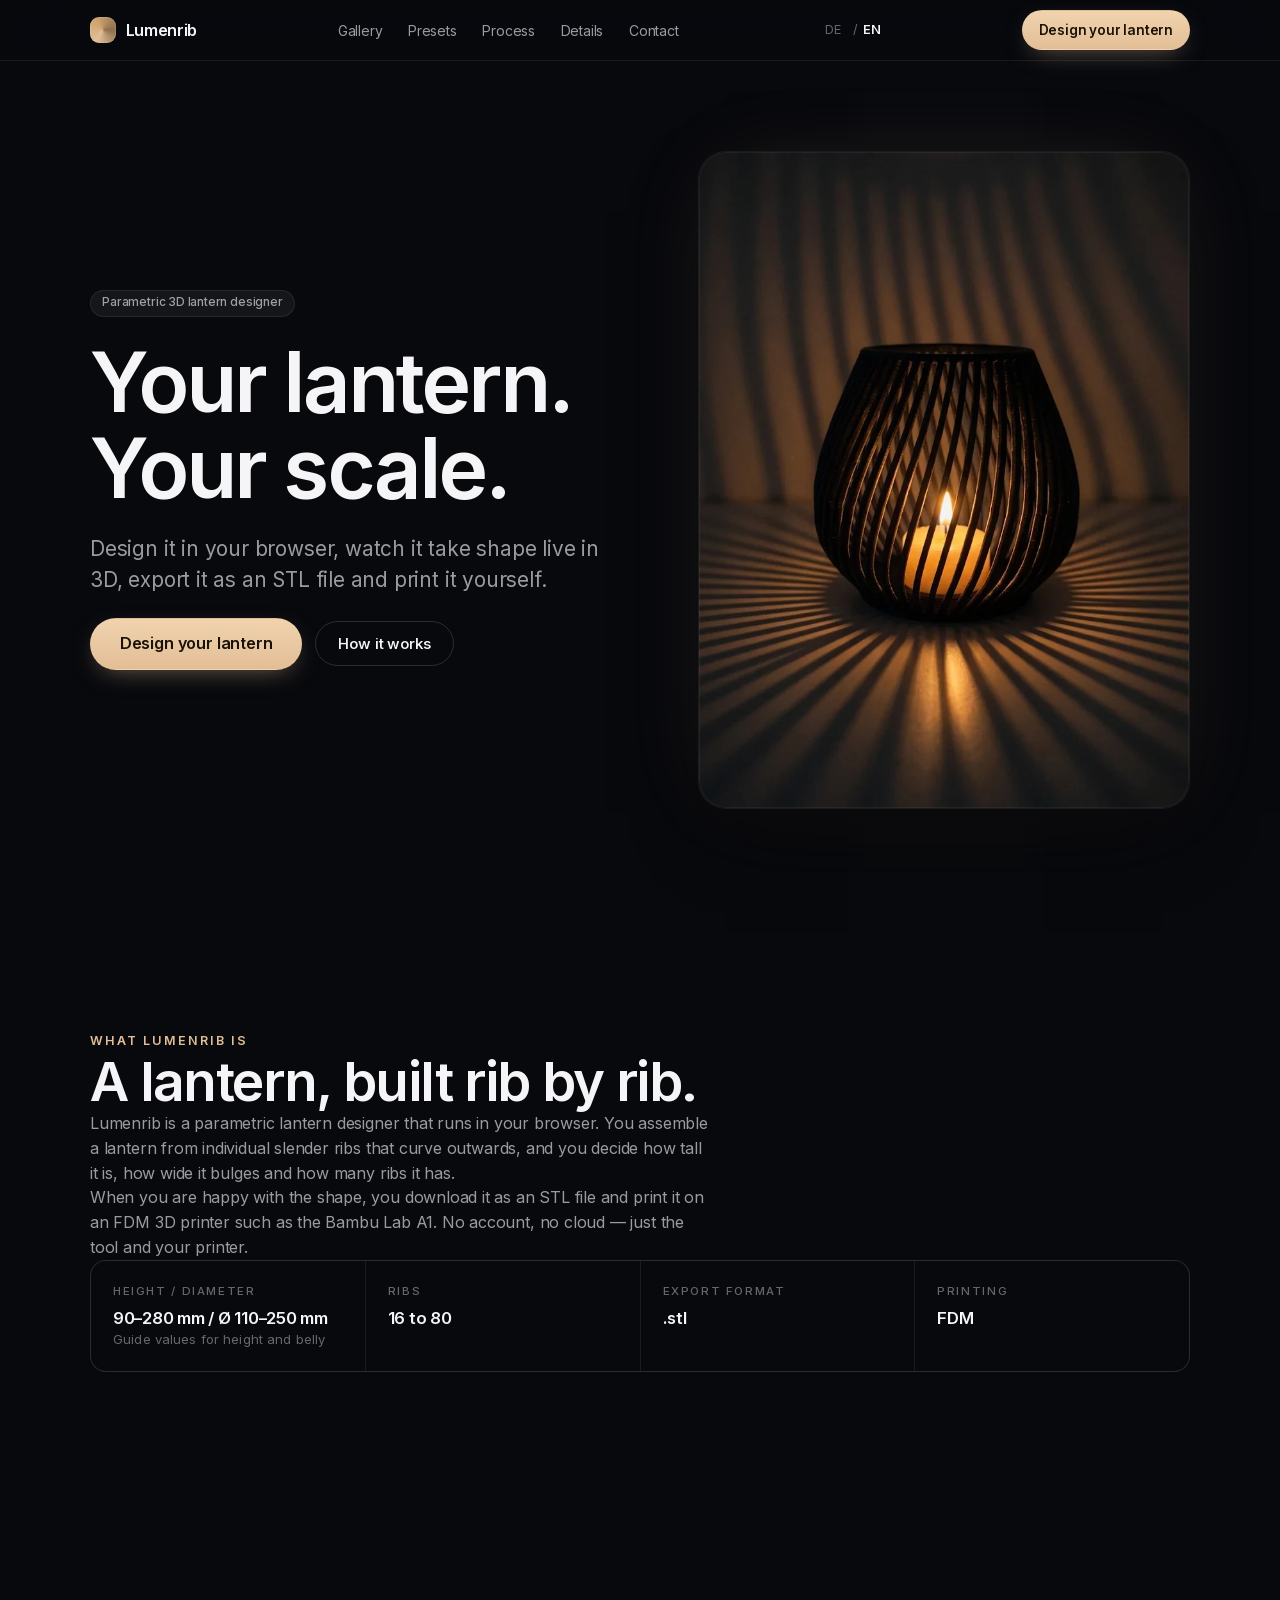
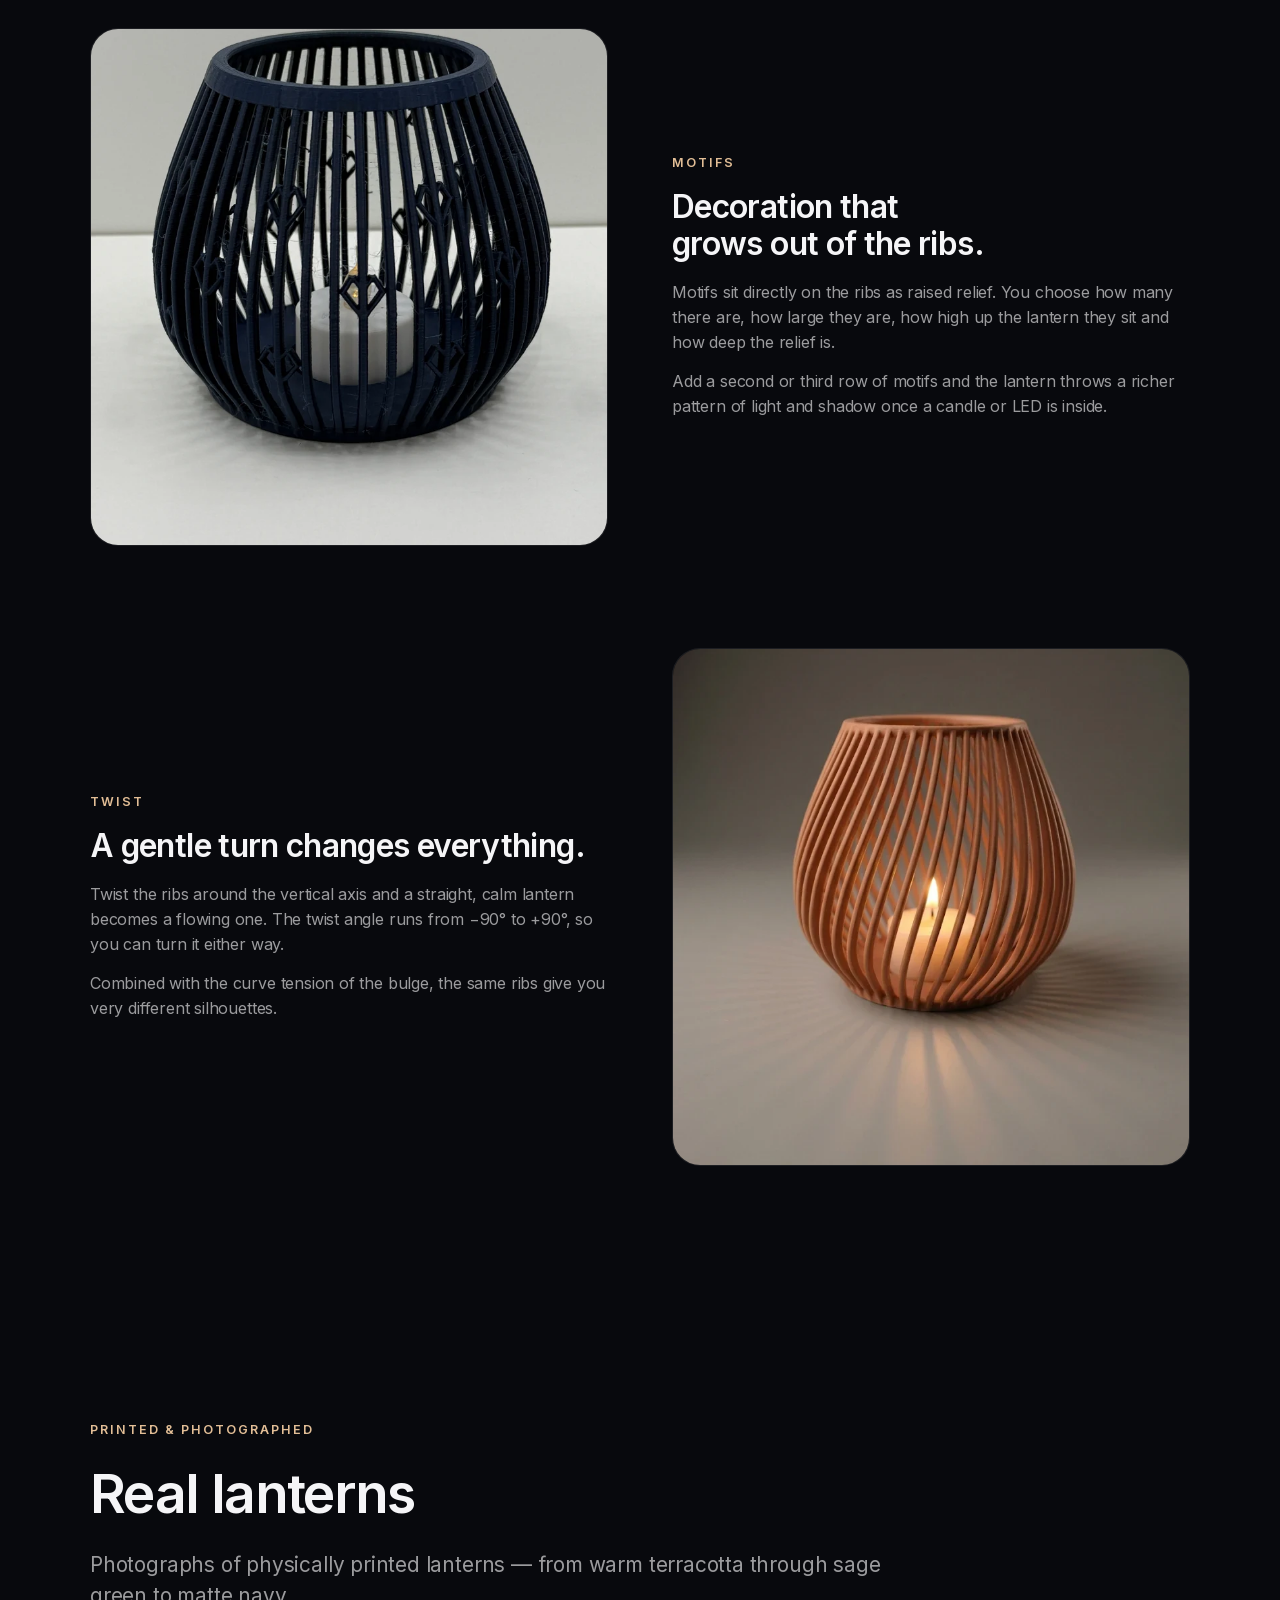
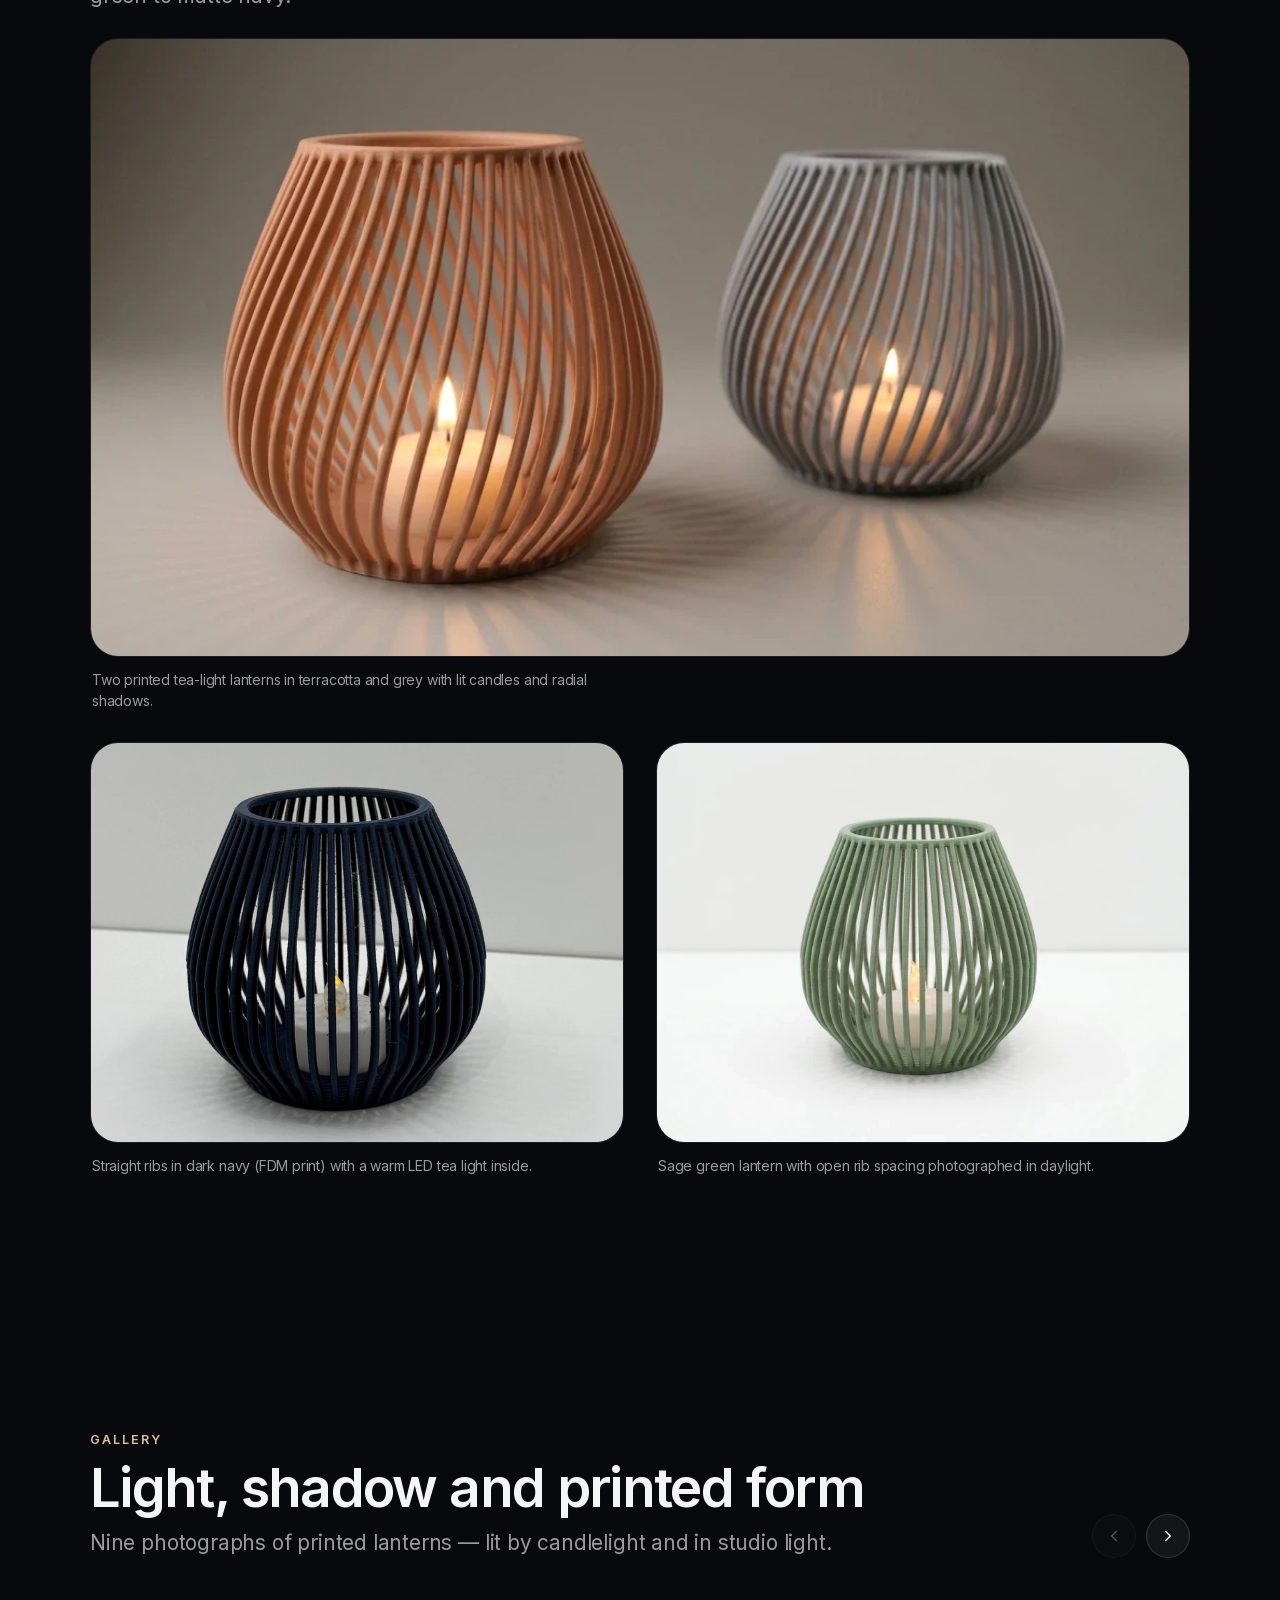
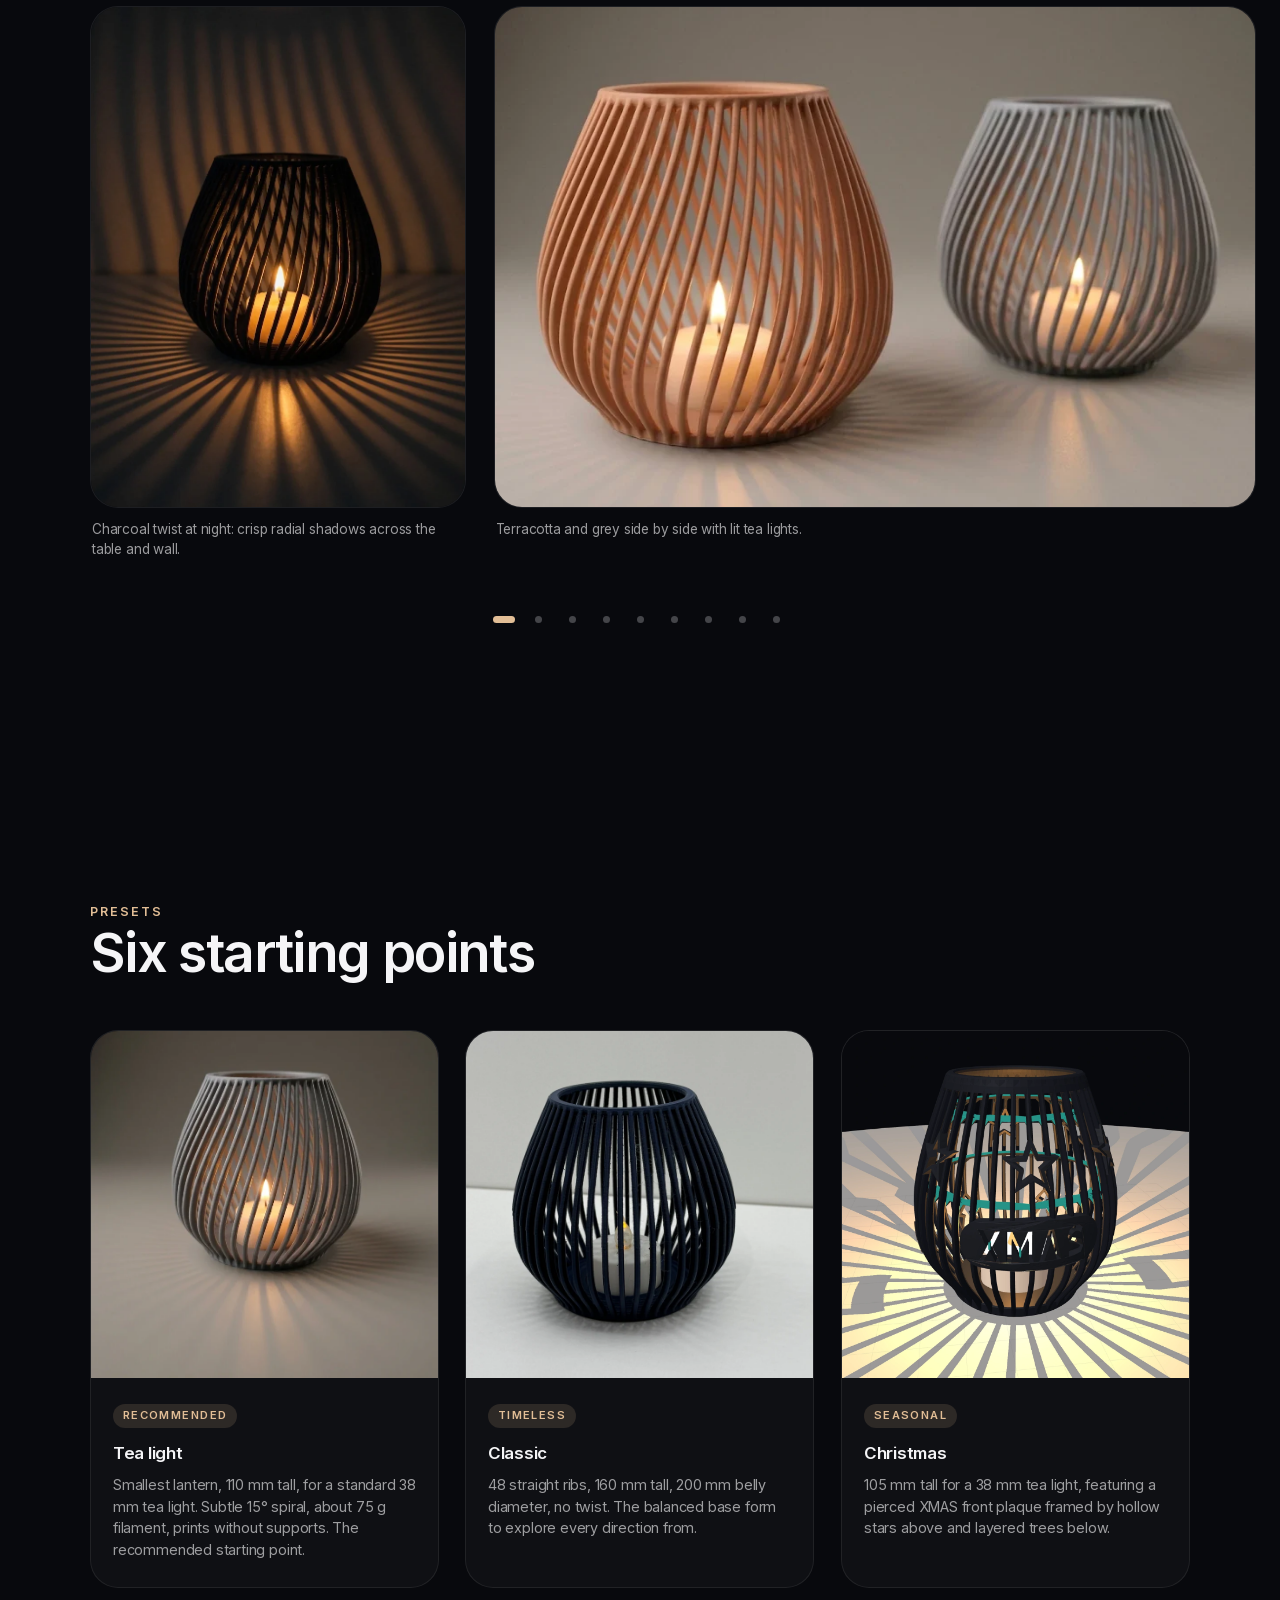
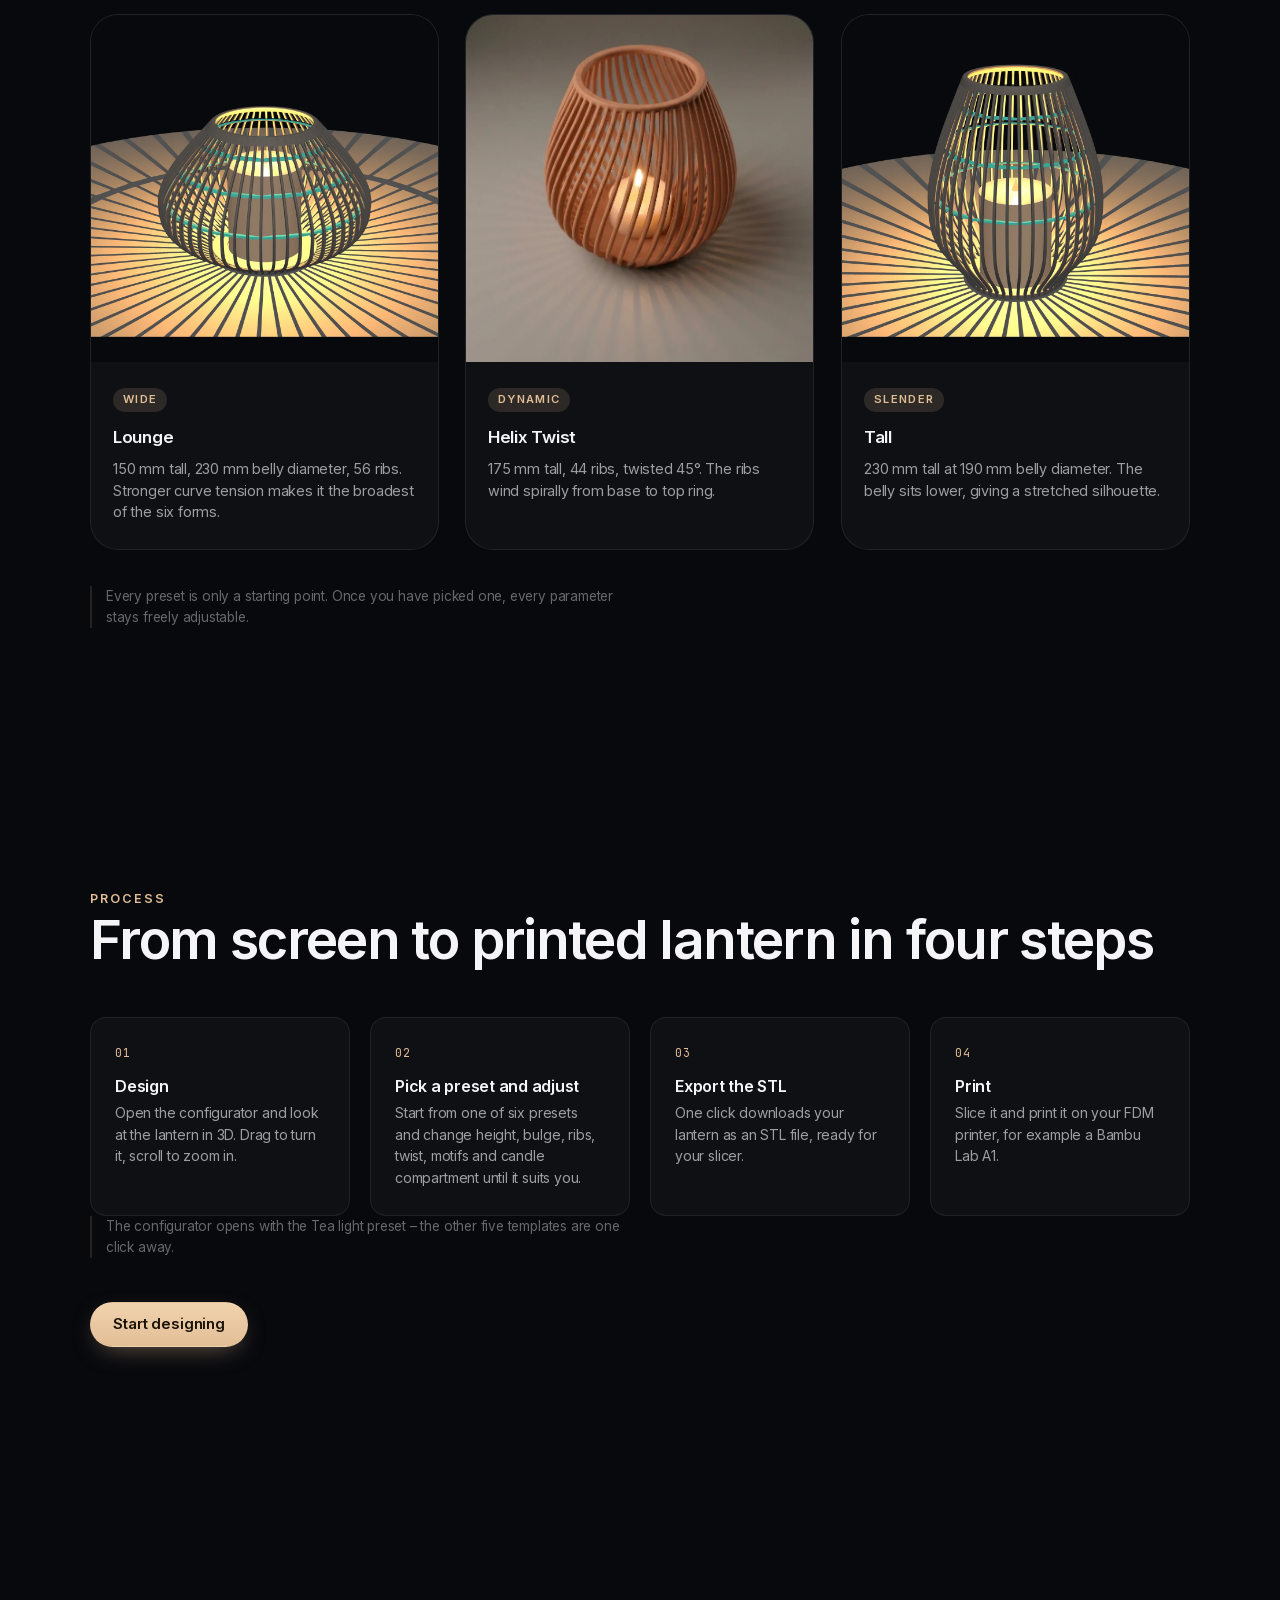
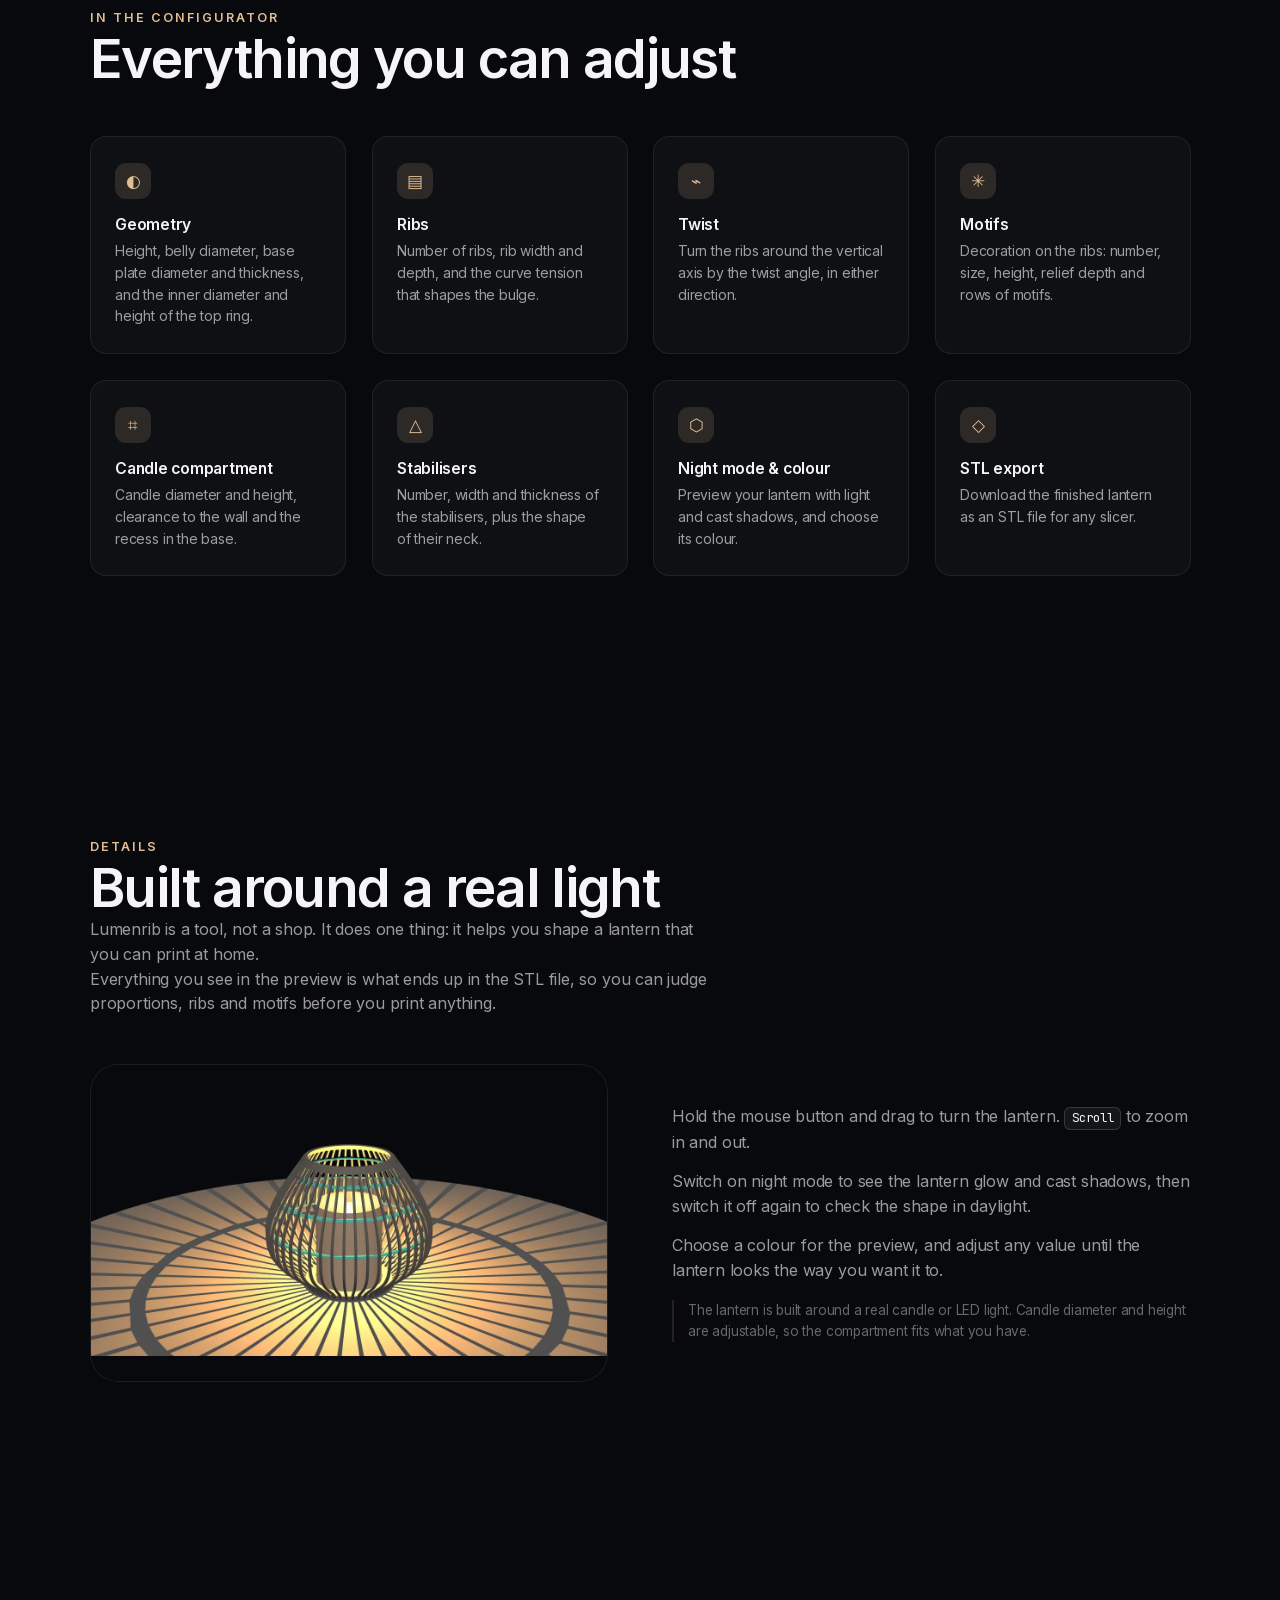
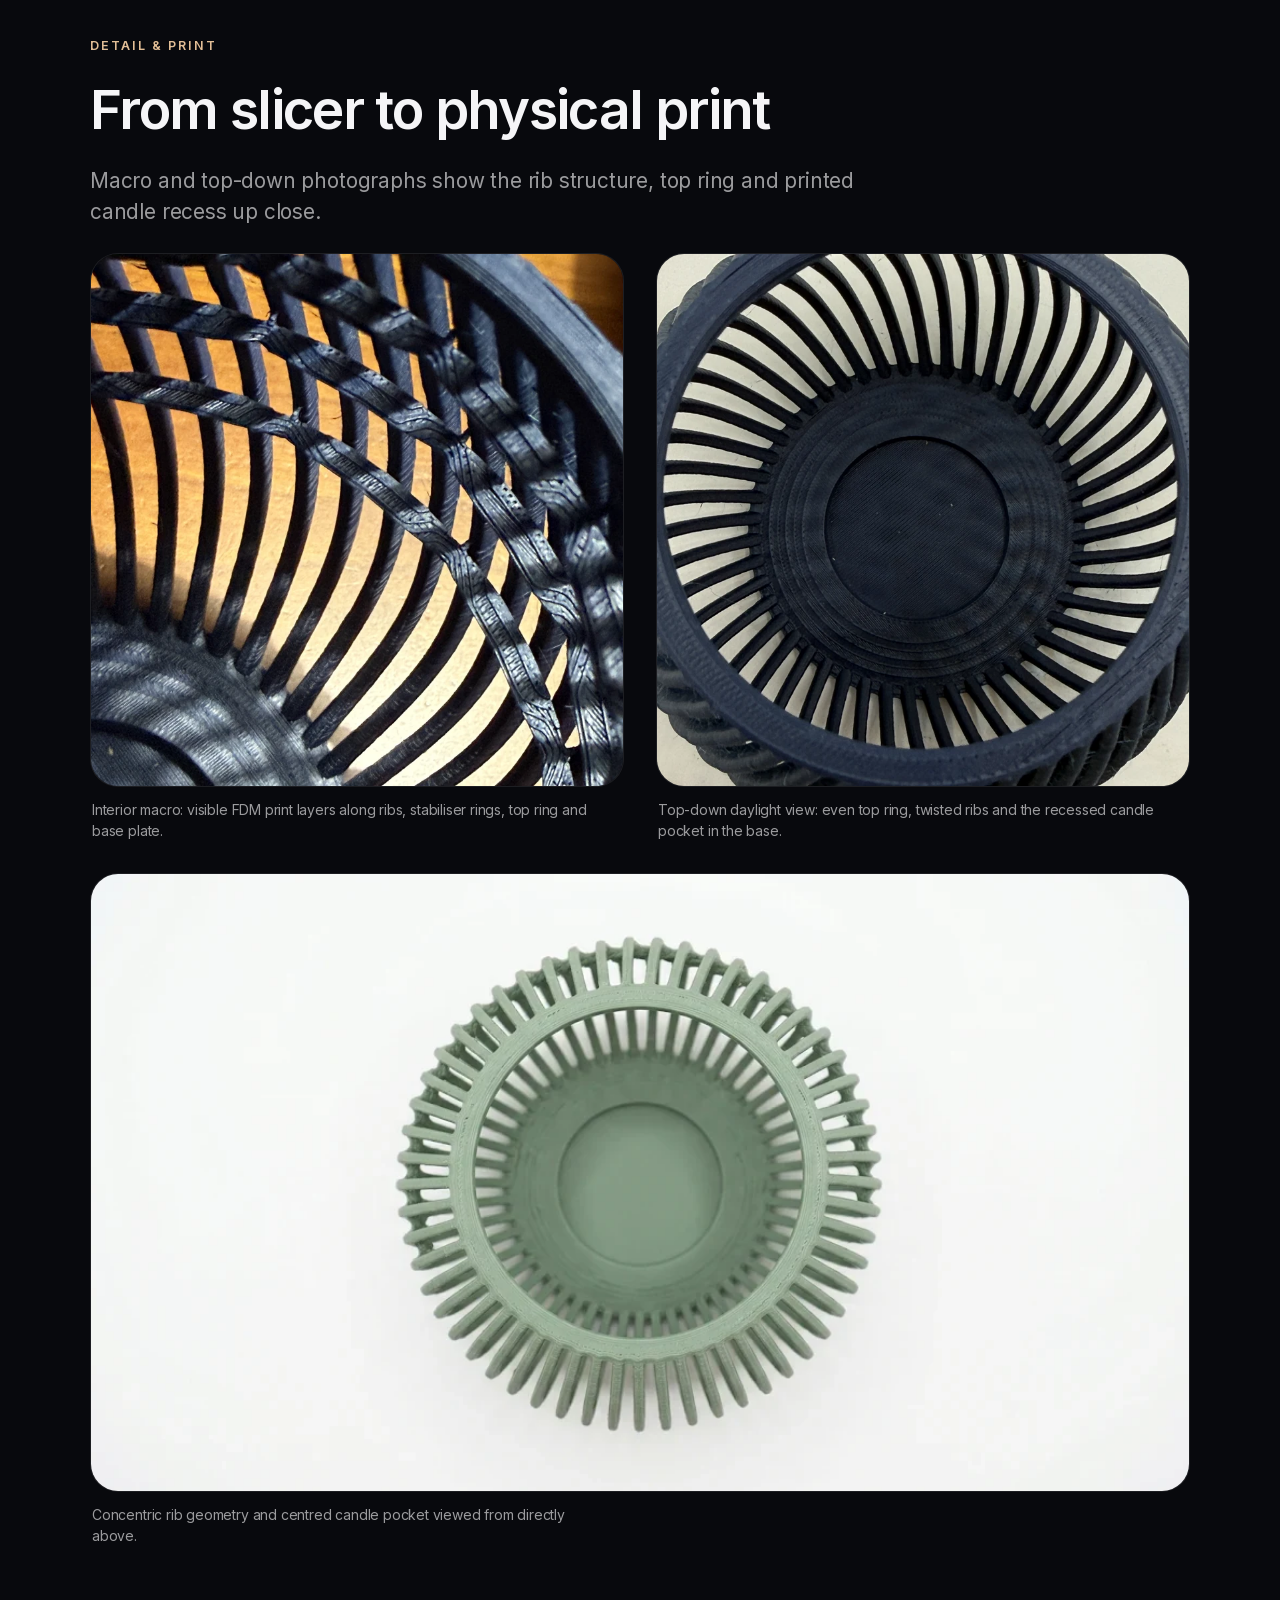
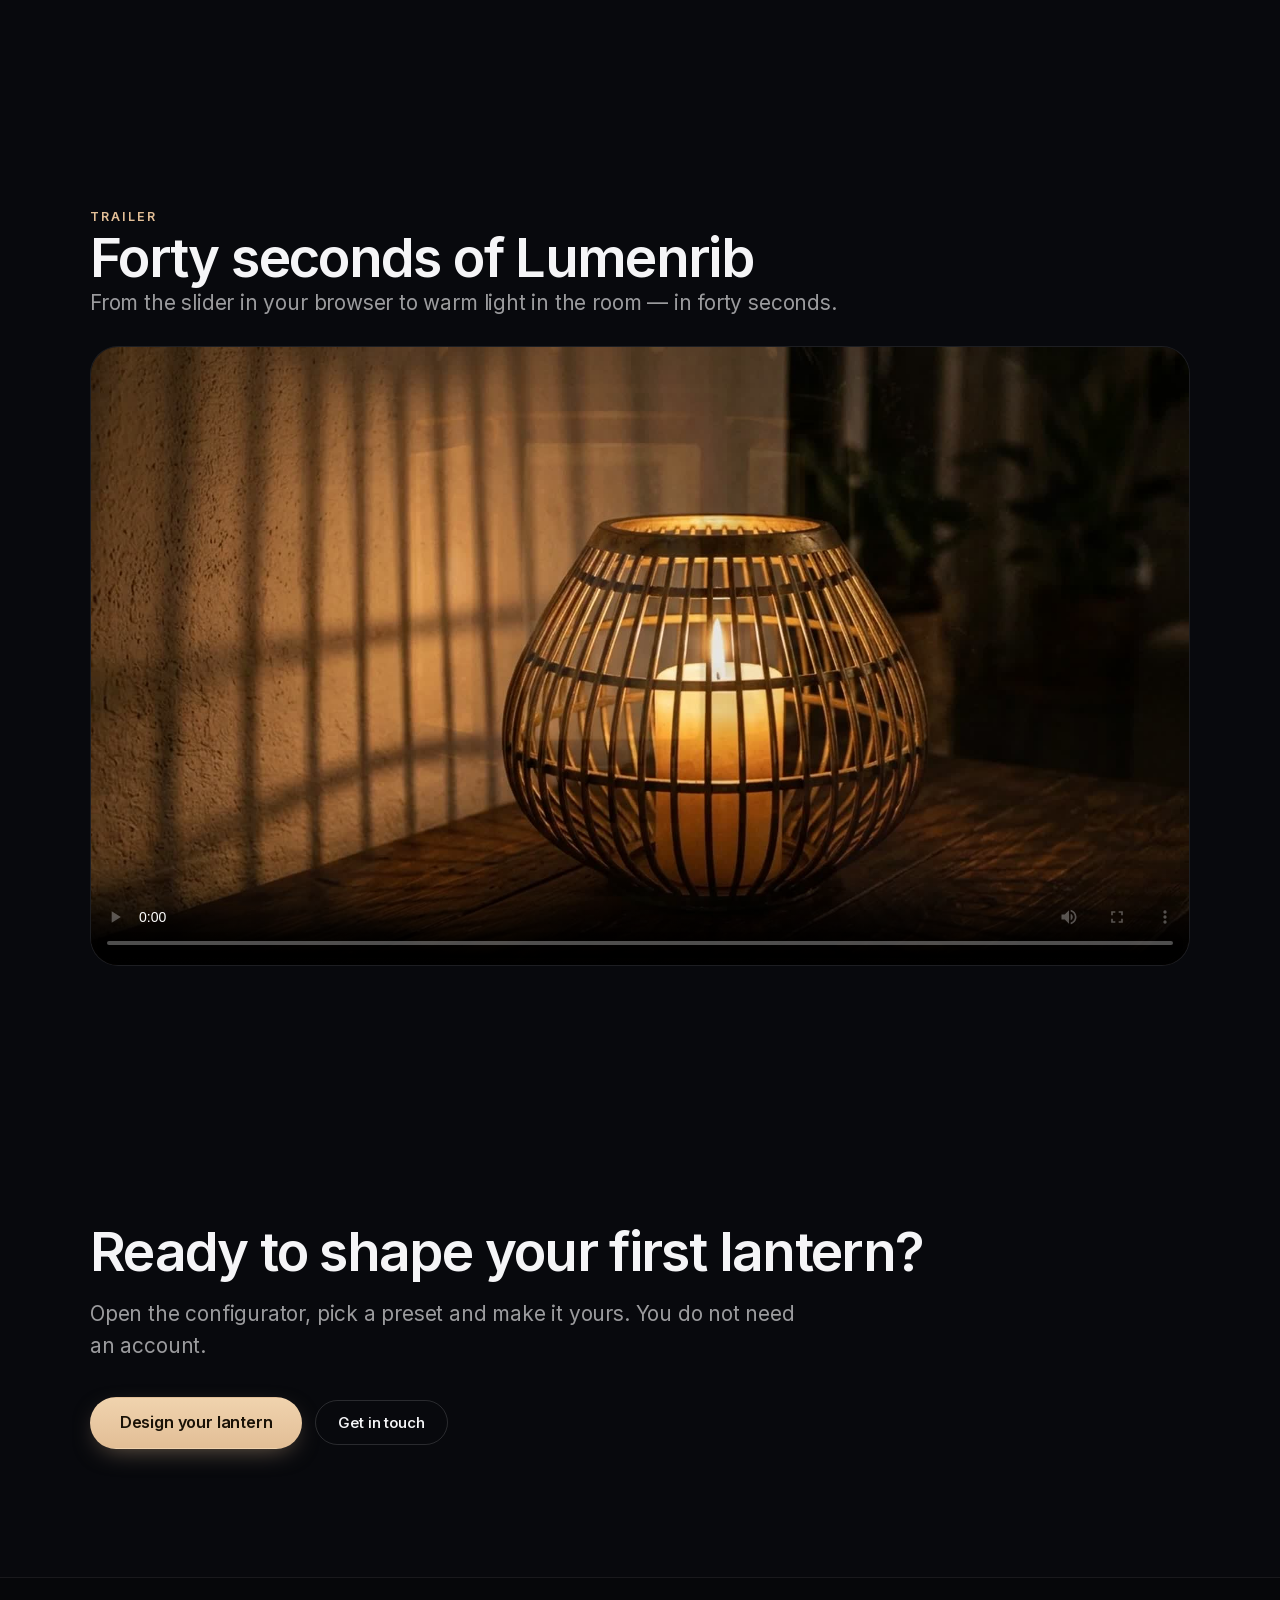
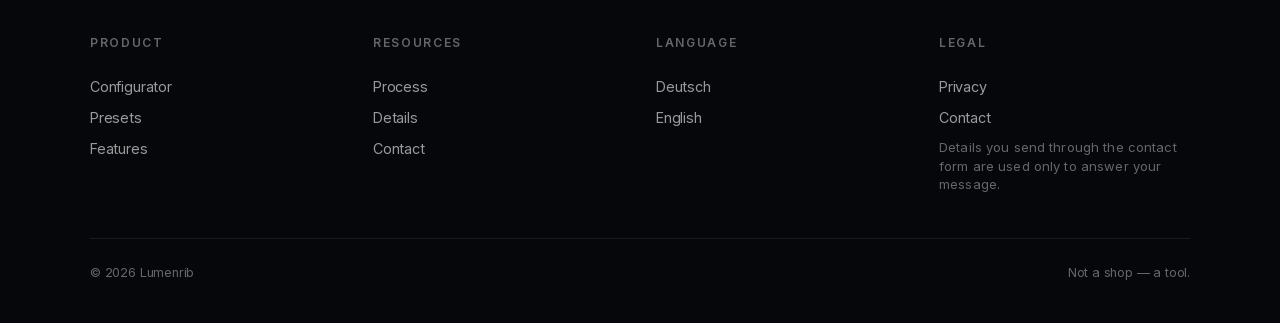
<file: en/index.html>
<!DOCTYPE html>
<html lang="en">
<head>
  <meta charset="utf-8">
  <meta http-equiv="Content-Security-Policy" content="default-src 'self'; script-src 'self'; style-src 'self' 'unsafe-inline'; img-src 'self' data:; font-src 'self'; media-src 'self'; connect-src 'self' https://eggrvcohkaizbcsxtywi.supabase.co; form-action 'self'; base-uri 'self'; object-src 'none'; frame-ancestors 'none'; upgrade-insecure-requests">
  <meta name="viewport" content="width=device-width, initial-scale=1">
  <title>Lumenrib — Design parametric 3D lanterns yourself</title>
  <meta name="description" content="Design a parametric lantern in your browser, see it live in 3D, export it as an STL file and print it yourself on an FDM 3D printer.">
  <meta name="theme-color" content="#08090d">

  <meta property="og:type" content="website">
  <meta property="og:site_name" content="Lumenrib">
  <meta property="og:locale" content="en_GB">
  <meta property="og:title" content="Lumenrib — Design parametric 3D lanterns yourself">
  <meta property="og:description" content="Design a lantern in your browser, export it as an STL file and print it yourself.">
  <meta property="og:image" content="https://lumenrib.me/assets/img/og-lumenrib.jpg">
  <meta property="og:url" content="https://lumenrib.me/en/">
  <link rel="canonical" href="https://lumenrib.me/en/">

  <link rel="icon" href="data:image/svg+xml,%3Csvg xmlns='http://www.w3.org/2000/svg' viewBox='0 0 32 32'%3E%3Crect width='32' height='32' rx='8' fill='%2308090d'/%3E%3Ccircle cx='16' cy='16' r='7' fill='%23e2be96'/%3E%3C/svg%3E">
  <link rel="preload" as="image" href="../assets/img/foto-nacht-schatten.webp">
  <link rel="stylesheet" href="../assets/css/site.css">
  <link rel="stylesheet" href="../assets/css/fonts.css">
  <script src="../assets/js/site.js" defer></script>
  <script src="../assets/js/carousel.js" defer></script>
  <script src="../assets/js/track.js" defer></script>

  <link rel="alternate" hreflang="de" href="https://lumenrib.me/">
  <link rel="alternate" hreflang="en" href="https://lumenrib.me/en/">
  <link rel="alternate" hreflang="x-default" href="https://lumenrib.me/">
  <meta name="referrer" content="strict-origin-when-cross-origin">
</head>
<body>

  <nav class="nav" aria-label="Main navigation">
    <div class="wrap nav-inner">
      <a class="nav-brand" href="index.html" aria-label="Lumenrib — home">
        <span class="nav-mark" aria-hidden="true"></span>
        <span>Lumenrib</span>
      </a>
      <ul class="nav-links">
        <li><a class="nav-link" href="#gallery">Gallery</a></li>
        <li><a class="nav-link" href="#presets">Presets</a></li>
        <li><a class="nav-link" href="#process">Process</a></li>
        <li><a class="nav-link" href="#details">Details</a></li>
        <li><a class="nav-link" href="contact.html">Contact</a></li>
      </ul>
      <div class="lang" aria-label="Language">
        <a href="../index.html" hreflang="de" lang="de">DE</a>
        <span aria-hidden="true">/</span>
        <span aria-current="true">EN</span>
      </div>
      <a class="nav-cta" href="configurator.html">Design your lantern</a>
    </div>
  </nav>

  <main>

    <!-- Hero -->
    <section class="hero wrap">
      <div class="hero__copy">
        <span class="badge">Parametric 3D lantern designer</span>
        <h1 class="display-xl">Your lantern. Your scale.</h1>
        <p class="lede">Design it in your browser, watch it take shape live in 3D, export it as an STL file and print it yourself.</p>
        <div class="btn-row">
          <a class="btn btn--primary btn--lg" href="configurator.html">Design your lantern</a>
          <a class="btn btn--ghost" href="#process">How it works</a>
        </div>
      </div>
      <div class="hero__media">
        <img src="../assets/img/foto-nacht-schatten.webp" alt="A dark 3D-printed Lumenrib lantern with spiralled ribs and a lit tea light casting a sharp radial shadow pattern across the table and wall" width="765" height="1024" loading="eager" fetchpriority="high" decoding="async">
      </div>
    </section>

    <!-- Introduction -->
    <section class="section wrap reveal" id="introduction">
      <span class="eyebrow">What Lumenrib is</span>
      <h2 class="display-l">A lantern, built rib by rib.</h2>
      <p class="body">Lumenrib is a parametric lantern designer that runs in your browser. You assemble a lantern from individual slender ribs that curve outwards, and you decide how tall it is, how wide it bulges and how many ribs it has.</p>
      <p class="body">When you are happy with the shape, you download it as an STL file and print it on an FDM 3D printer such as the Bambu Lab A1. No account, no cloud — just the tool and your printer.</p>
      <dl class="specs reveal" data-reveal-delay="1">
        <div class="spec">
          <dt class="spec__k">Height / diameter</dt>
          <dd class="spec__v">90–280 mm / Ø 110–250 mm</dd>
          <dd class="caption">Guide values for height and belly</dd>
        </div>
        <div class="spec">
          <dt class="spec__k">Ribs</dt>
          <dd class="spec__v">16 to 80</dd>
        </div>
        <div class="spec">
          <dt class="spec__k">Export format</dt>
          <dd class="spec__v">.stl</dd>
        </div>
        <div class="spec">
          <dt class="spec__k">Printing</dt>
          <dd class="spec__v">FDM</dd>
        </div>
      </dl>
    </section>

    <!-- Showcase -->
    <section class="section wrap">
      <div class="showcase reveal">
        <div class="showcase__media">
          <img src="../assets/img/foto-motive-herzen-1200.webp" srcset="../assets/img/foto-motive-herzen-800.webp 800w, ../assets/img/foto-motive-herzen-1200.webp 1200w, ../assets/img/foto-motive-herzen-1600.webp 1600w" sizes="(max-width: 899px) 92vw, 540px" alt="Dark navy 3D-printed Lumenrib lantern with raised heart motifs printed directly onto the ribs and an LED tea light inside" width="1200" height="1200" loading="lazy" decoding="async">
        </div>
        <div class="showcase__body">
          <span class="eyebrow">Motifs</span>
          <h2 class="display-m">Decoration that grows out of the ribs.</h2>
          <p class="body">Motifs sit directly on the ribs as raised relief. You choose how many there are, how large they are, how high up the lantern they sit and how deep the relief is.</p>
          <p class="body">Add a second or third row of motifs and the lantern throws a richer pattern of light and shadow once a candle or LED is inside.</p>
        </div>
      </div>
      <div class="showcase showcase--flip reveal" style="margin-top: clamp(48px, 8vw, 110px)">
        <div class="showcase__media">
          <img src="../assets/img/foto-terrakotta-card.webp" alt="Terracotta 3D-printed Lumenrib lantern with spiralled ribs illuminated from inside by a warm candle" width="765" height="765" loading="lazy" decoding="async">
        </div>
        <div class="showcase__body">
          <span class="eyebrow">Twist</span>
          <h2 class="display-m">A gentle turn changes everything.</h2>
          <p class="body">Twist the ribs around the vertical axis and a straight, calm lantern becomes a flowing one. The twist angle runs from −90° to +90°, so you can turn it either way.</p>
          <p class="body">Combined with the curve tension of the bulge, the same ribs give you very different silhouettes.</p>
        </div>
      </div>
    </section>

    <!-- Real lanterns -->
    <section class="section wrap" id="real-lanterns" aria-labelledby="real-lanterns-title">
      <div class="grid">
        <div class="grid reveal">
          <span class="eyebrow">Printed &amp; photographed</span>
          <h2 class="display-l" id="real-lanterns-title">Real lanterns</h2>
          <p class="lede">Photographs of physically printed lanterns — from warm terracotta through sage green to matte navy.</p>
        </div>
        <div class="real-grid">
          <figure class="media-card real-grid__lead reveal">
            <div class="media-card__frame">
              <img src="../assets/img/foto-duo-terrakotta.webp" alt="Two printed Lumenrib lanterns in terracotta and grey side by side with lit tea lights casting radial shadows" width="1024" height="572" loading="lazy" decoding="async">
            </div>
            <figcaption class="media-card__caption">Two printed tea-light lanterns in terracotta and grey with lit candles and radial shadows.</figcaption>
          </figure>
          <div class="real-grid__pair">
            <figure class="media-card reveal" data-reveal-delay="1">
              <div class="media-card__frame">
                <img src="../assets/img/foto-navy-frontal-1200.webp" srcset="../assets/img/foto-navy-frontal-800.webp 800w, ../assets/img/foto-navy-frontal-1200.webp 1200w, ../assets/img/foto-navy-frontal-1600.webp 1600w" sizes="(max-width: 759px) 92vw, 560px" alt="Dark navy FDM-printed Lumenrib lantern with straight ribs and a warm LED tea light" width="1200" height="900" loading="lazy" decoding="async">
              </div>
              <figcaption class="media-card__caption">Straight ribs in dark navy (FDM print) with a warm LED tea light inside.</figcaption>
            </figure>
            <figure class="media-card reveal" data-reveal-delay="2">
              <div class="media-card__frame">
                <img src="../assets/img/foto-gruen-quer.webp" alt="Sage green printed Lumenrib lantern with straight ribs and an LED tea light on a light studio background" width="1024" height="572" loading="lazy" decoding="async">
              </div>
              <figcaption class="media-card__caption">Sage green lantern with open rib spacing photographed in daylight.</figcaption>
            </figure>
          </div>
        </div>
      </div>
    </section>

    <!-- Gallery Carousel -->
    <section class="carousel-section" id="gallery" role="region" aria-roledescription="carousel" aria-labelledby="gallery-title" data-carousel>
      <div class="wrap">
        <div class="carousel__head reveal">
          <div class="carousel__intro">
            <span class="eyebrow">Gallery</span>
            <h2 class="display-l" id="gallery-title">Light, shadow and printed form</h2>
            <p class="lede">Nine photographs of printed lanterns — lit by candlelight and in studio light.</p>
          </div>
          <div class="carousel__controls" data-carousel-controls hidden>
            <button type="button" class="carousel__btn" data-carousel-prev aria-label="Previous photo">
              <svg viewBox="0 0 24 24" fill="none" stroke="currentColor" stroke-width="2" stroke-linecap="round" stroke-linejoin="round" aria-hidden="true"><path d="M15 18l-6-6 6-6"/></svg>
            </button>
            <button type="button" class="carousel__btn" data-carousel-next aria-label="Next photo">
              <svg viewBox="0 0 24 24" fill="none" stroke="currentColor" stroke-width="2" stroke-linecap="round" stroke-linejoin="round" aria-hidden="true"><path d="M9 18l6-6-6-6"/></svg>
            </button>
          </div>
        </div>
      </div>
      <div class="carousel__track" tabindex="0" role="group" aria-label="Photo strip of printed lanterns" data-carousel-track>
        <figure class="carousel__slide" data-carousel-slide>
          <div class="carousel__frame">
            <img src="../assets/img/foto-nacht-schatten.webp" alt="Dark twisted lantern at night with a lit tea light casting sharp radial shadows on table and wall" width="765" height="1024" loading="lazy" decoding="async">
          </div>
          <figcaption class="carousel__caption">Charcoal twist at night: crisp radial shadows across the table and wall.</figcaption>
        </figure>
        <figure class="carousel__slide" data-carousel-slide>
          <div class="carousel__frame">
            <img src="../assets/img/foto-duo-terrakotta.webp" alt="Terracotta and grey twisted lanterns side by side with lit tea lights" width="1024" height="572" loading="lazy" decoding="async">
          </div>
          <figcaption class="carousel__caption">Terracotta and grey side by side with lit tea lights.</figcaption>
        </figure>
        <figure class="carousel__slide" data-carousel-slide>
          <div class="carousel__frame">
            <img src="../assets/img/foto-motive-herzen-1200.webp" srcset="../assets/img/foto-motive-herzen-800.webp 800w, ../assets/img/foto-motive-herzen-1200.webp 1200w, ../assets/img/foto-motive-herzen-1600.webp 1600w" sizes="(max-width: 639px) 86vw, 480px" alt="Dark navy 3D-printed lantern with heart motifs integrated along the ribs" width="1200" height="1200" loading="lazy" decoding="async">
          </div>
          <figcaption class="carousel__caption">Dark navy lantern with heart motifs printed directly into the ribs.</figcaption>
        </figure>
        <figure class="carousel__slide" data-carousel-slide>
          <div class="carousel__frame">
            <img src="../assets/img/foto-terrakotta-studio.webp" alt="Terracotta lantern front view with a lit candle and radial shadows on a neutral studio surface" width="765" height="1024" loading="lazy" decoding="async">
          </div>
          <figcaption class="carousel__caption">Terracotta edition with twisted ribs on a calm studio surface.</figcaption>
        </figure>
        <figure class="carousel__slide" data-carousel-slide>
          <div class="carousel__frame">
            <img src="../assets/img/foto-grau-studio.webp" alt="Grey tea-light lantern with twisted ribs and warm candlelight" width="765" height="1024" loading="lazy" decoding="async">
          </div>
          <figcaption class="carousel__caption">Grey tea-light lantern with an even spiral curve.</figcaption>
        </figure>
        <figure class="carousel__slide" data-carousel-slide>
          <div class="carousel__frame">
            <img src="../assets/img/foto-navy-frontal-1200.webp" srcset="../assets/img/foto-navy-frontal-800.webp 800w, ../assets/img/foto-navy-frontal-1200.webp 1200w, ../assets/img/foto-navy-frontal-1600.webp 1600w" sizes="(max-width: 639px) 86vw, 640px" alt="Dark navy printed lantern with straight ribs and an LED tea light" width="1200" height="900" loading="lazy" decoding="async">
          </div>
          <figcaption class="carousel__caption">Classic proportions in dark navy with straight ribs and an LED candle.</figcaption>
        </figure>
        <figure class="carousel__slide" data-carousel-slide>
          <div class="carousel__frame">
            <img src="../assets/img/foto-gruen-quer.webp" alt="Sage green lantern with straight ribs and an LED tea light in landscape framing" width="1024" height="572" loading="lazy" decoding="async">
          </div>
          <figcaption class="carousel__caption">Sage green lantern with wide rib spacing.</figcaption>
        </figure>
        <figure class="carousel__slide" data-carousel-slide>
          <div class="carousel__frame">
            <img src="../assets/img/foto-terrakotta-draufsicht.webp" alt="Elevated three-quarter view of the terracotta lantern looking through the top ring onto the candle" width="765" height="1024" loading="lazy" decoding="async">
          </div>
          <figcaption class="carousel__caption">Elevated view looking through the top ring onto the candle inside.</figcaption>
        </figure>
        <figure class="carousel__slide" data-carousel-slide>
          <div class="carousel__frame">
            <img src="../assets/img/foto-duo-hoch.webp" alt="Portrait studio photograph of two printed twisted lanterns in terracotta and grey with lit candles" width="765" height="1020" loading="lazy" decoding="async">
          </div>
          <figcaption class="carousel__caption">Terracotta and grey in portrait framing against a calm studio backdrop.</figcaption>
        </figure>
      </div>
      <div class="wrap">
        <div class="carousel__dots" data-carousel-dots hidden>
          <button type="button" class="carousel__dot" data-carousel-dot aria-label="Photo 1 of 9" aria-current="true"></button>
          <button type="button" class="carousel__dot" data-carousel-dot aria-label="Photo 2 of 9"></button>
          <button type="button" class="carousel__dot" data-carousel-dot aria-label="Photo 3 of 9"></button>
          <button type="button" class="carousel__dot" data-carousel-dot aria-label="Photo 4 of 9"></button>
          <button type="button" class="carousel__dot" data-carousel-dot aria-label="Photo 5 of 9"></button>
          <button type="button" class="carousel__dot" data-carousel-dot aria-label="Photo 6 of 9"></button>
          <button type="button" class="carousel__dot" data-carousel-dot aria-label="Photo 7 of 9"></button>
          <button type="button" class="carousel__dot" data-carousel-dot aria-label="Photo 8 of 9"></button>
          <button type="button" class="carousel__dot" data-carousel-dot aria-label="Photo 9 of 9"></button>
        </div>
      </div>
    </section>

    <!-- Presets -->
    <section class="section wrap reveal" id="presets">
      <span class="eyebrow">Presets</span>
      <h2 class="display-l">Six starting points</h2>
      <div class="grid grid--3" style="margin-top: clamp(28px, 4vw, 48px)">
        <article class="card reveal" data-reveal-delay="1">
          <div class="card__media">
            <img src="../assets/img/foto-grau-card.webp" alt="Tea light preset as a real photo: grey bulbous lantern with a lit tea light casting radial shadows" width="765" height="765" loading="lazy" decoding="async">
          </div>
          <div class="card__body">
            <span class="card__tag">Recommended</span>
            <h3 class="card__title">Tea light</h3>
            <p class="card__text">Smallest lantern, 110 mm tall, for a standard 38 mm tea light. Subtle 15° spiral, about 75 g filament, prints without supports. The recommended starting point.</p>
          </div>
        </article>
        <article class="card reveal" data-reveal-delay="2">
          <div class="card__media">
            <img src="../assets/img/foto-navy-card-1200.webp" srcset="../assets/img/foto-navy-card-800.webp 800w, ../assets/img/foto-navy-card-1200.webp 1200w" sizes="(max-width: 639px) 92vw, 380px" alt="Classic preset as a real photo: dark navy straight-ribbed lantern with an LED tea light" width="1200" height="1200" loading="lazy" decoding="async">
          </div>
          <div class="card__body">
            <span class="card__tag">Timeless</span>
            <h3 class="card__title">Classic</h3>
            <p class="card__text">48 straight ribs, 160 mm tall, 200 mm belly diameter, no twist. The balanced base form to explore every direction from.</p>
          </div>
        </article>
        <article class="card reveal" data-reveal-delay="3">
          <div class="card__media">
            <img src="../assets/img/card-xmas.webp" alt="The Christmas preset: compact charcoal lantern with a pierced XMAS front plaque, stars above and trees below" width="1200" height="1200" loading="lazy" decoding="async">
          </div>
          <div class="card__body">
            <span class="card__tag">Seasonal</span>
            <h3 class="card__title">Christmas</h3>
            <p class="card__text">105 mm tall for a 38 mm tea light, featuring a pierced XMAS front plaque framed by hollow stars above and layered trees below.</p>
          </div>
        </article>
        <article class="card reveal" data-reveal-delay="1">
          <div class="card__media">
            <img src="../assets/img/card-lounge.webp" alt="The Lounge preset: a wide, low lantern with many ribs" width="1200" height="1200" loading="lazy" decoding="async">
          </div>
          <div class="card__body">
            <span class="card__tag">Wide</span>
            <h3 class="card__title">Lounge</h3>
            <p class="card__text">150 mm tall, 230 mm belly diameter, 56 ribs. Stronger curve tension makes it the broadest of the six forms.</p>
          </div>
        </article>
        <article class="card reveal" data-reveal-delay="2">
          <div class="card__media">
            <img src="../assets/img/foto-terrakotta-draufsicht-card.webp" alt="Helix Twist preset as a real photo: terracotta lantern with spiralled ribs" width="765" height="765" loading="lazy" decoding="async">
          </div>
          <div class="card__body">
            <span class="card__tag">Dynamic</span>
            <h3 class="card__title">Helix Twist</h3>
            <p class="card__text">175 mm tall, 44 ribs, twisted 45°. The ribs wind spirally from base to top ring.</p>
          </div>
        </article>
        <article class="card reveal" data-reveal-delay="3">
          <div class="card__media">
            <img src="../assets/img/card-tall.webp" alt="The Tall preset: a slender, tall lantern" width="1200" height="1200" loading="lazy" decoding="async">
          </div>
          <div class="card__body">
            <span class="card__tag">Slender</span>
            <h3 class="card__title">Tall</h3>
            <p class="card__text">230 mm tall at 190 mm belly diameter. The belly sits lower, giving a stretched silhouette.</p>
          </div>
        </article>
      </div>
      <p class="note" style="margin-top: clamp(24px, 3vw, 36px)">Every preset is only a starting point. Once you have picked one, every parameter stays freely adjustable.</p>
    </section>

    <!-- Process -->
    <section class="section wrap reveal" id="process">
      <span class="eyebrow">Process</span>
      <h2 class="display-l">From screen to printed lantern in four steps</h2>
      <ol class="steps" role="list" style="margin-top: clamp(28px, 4vw, 48px)">
        <li class="step reveal" data-reveal-delay="1">
          <span class="step__num">01</span>
          <h3 class="step__title">Design</h3>
          <p class="step__text">Open the configurator and look at the lantern in 3D. Drag to turn it, scroll to zoom in.</p>
        </li>
        <li class="step reveal" data-reveal-delay="2">
          <span class="step__num">02</span>
          <h3 class="step__title">Pick a preset and adjust</h3>
          <p class="step__text">Start from one of six presets and change height, bulge, ribs, twist, motifs and candle compartment until it suits you.</p>
        </li>
        <li class="step reveal" data-reveal-delay="3">
          <span class="step__num">03</span>
          <h3 class="step__title">Export the STL</h3>
          <p class="step__text">One click downloads your lantern as an STL file, ready for your slicer.</p>
        </li>
        <li class="step reveal" data-reveal-delay="1">
          <span class="step__num">04</span>
          <h3 class="step__title">Print</h3>
          <p class="step__text">Slice it and print it on your FDM printer, for example a Bambu Lab A1.</p>
        </li>
      </ol>
      <p class="note reveal">The configurator opens with the Tea light preset – the other five templates are one click away.</p>
      <div class="btn-row" style="margin-top: clamp(28px, 4vw, 44px)">
        <a class="btn btn--primary" href="configurator.html">Start designing</a>
      </div>
    </section>

    <!-- Features -->
    <section class="section wrap reveal" id="features">
      <span class="eyebrow">In the configurator</span>
      <h2 class="display-l">Everything you can adjust</h2>
      <div class="grid grid--4" style="margin-top: clamp(28px, 4vw, 48px)">
        <div class="feature reveal" data-reveal-delay="1">
          <div class="feature__icon" aria-hidden="true">◐</div>
          <h3 class="feature__title">Geometry</h3>
          <p class="feature__text">Height, belly diameter, base plate diameter and thickness, and the inner diameter and height of the top ring.</p>
        </div>
        <div class="feature reveal" data-reveal-delay="2">
          <div class="feature__icon" aria-hidden="true">▤</div>
          <h3 class="feature__title">Ribs</h3>
          <p class="feature__text">Number of ribs, rib width and depth, and the curve tension that shapes the bulge.</p>
        </div>
        <div class="feature reveal" data-reveal-delay="3">
          <div class="feature__icon" aria-hidden="true">⌁</div>
          <h3 class="feature__title">Twist</h3>
          <p class="feature__text">Turn the ribs around the vertical axis by the twist angle, in either direction.</p>
        </div>
        <div class="feature reveal" data-reveal-delay="1">
          <div class="feature__icon" aria-hidden="true">✳</div>
          <h3 class="feature__title">Motifs</h3>
          <p class="feature__text">Decoration on the ribs: number, size, height, relief depth and rows of motifs.</p>
        </div>
        <div class="feature reveal" data-reveal-delay="2">
          <div class="feature__icon" aria-hidden="true">⌗</div>
          <h3 class="feature__title">Candle compartment</h3>
          <p class="feature__text">Candle diameter and height, clearance to the wall and the recess in the base.</p>
        </div>
        <div class="feature reveal" data-reveal-delay="3">
          <div class="feature__icon" aria-hidden="true">△</div>
          <h3 class="feature__title">Stabilisers</h3>
          <p class="feature__text">Number, width and thickness of the stabilisers, plus the shape of their neck.</p>
        </div>
        <div class="feature reveal" data-reveal-delay="1">
          <div class="feature__icon" aria-hidden="true">⬡</div>
          <h3 class="feature__title">Night mode &amp; colour</h3>
          <p class="feature__text">Preview your lantern with light and cast shadows, and choose its colour.</p>
        </div>
        <div class="feature reveal" data-reveal-delay="2">
          <div class="feature__icon" aria-hidden="true">◇</div>
          <h3 class="feature__title">STL export</h3>
          <p class="feature__text">Download the finished lantern as an STL file for any slicer.</p>
        </div>
      </div>
    </section>

    <!-- Details -->
    <section class="section wrap reveal" id="details">
      <span class="eyebrow">Details</span>
      <h2 class="display-l">Built around a real light</h2>
      <p class="body">Lumenrib is a tool, not a shop. It does one thing: it helps you shape a lantern that you can print at home.</p>
      <p class="body">Everything you see in the preview is what ends up in the STL file, so you can judge proportions, ribs and motifs before you print anything.</p>
      <div class="showcase" style="margin-top: clamp(28px, 4vw, 48px)">
        <div class="showcase__media">
          <img src="../assets/img/wide-hero.webp" alt="A lantern in the Lumenrib configurator, shown in the 3D preview" width="1200" height="733" loading="lazy" decoding="async">
        </div>
        <div class="showcase__body">
          <p class="body">Hold the mouse button and drag to turn the lantern. <span class="kbd">Scroll</span> to zoom in and out.</p>
          <p class="body">Switch on night mode to see the lantern glow and cast shadows, then switch it off again to check the shape in daylight.</p>
          <p class="body">Choose a colour for the preview, and adjust any value until the lantern looks the way you want it to.</p>
          <p class="note">The lantern is built around a real candle or LED light. Candle diameter and height are adjustable, so the compartment fits what you have.</p>
        </div>
      </div>
    </section>

    <!-- Print & Macro Detail -->
    <section class="section wrap" id="macro" aria-labelledby="macro-title">
      <div class="grid">
        <div class="grid reveal">
          <span class="eyebrow">Detail &amp; Print</span>
          <h2 class="display-l" id="macro-title">From slicer to physical print</h2>
          <p class="lede">Macro and top-down photographs show the rib structure, top ring and printed candle recess up close.</p>
        </div>
        <div class="macro-grid">
          <figure class="media-card reveal" data-reveal-delay="1">
            <div class="media-card__frame">
              <img src="../assets/img/foto-makro-rippen-1200.webp" srcset="../assets/img/foto-makro-rippen-800.webp 800w, ../assets/img/foto-makro-rippen-1200.webp 1200w, ../assets/img/foto-makro-rippen-1600.webp 1600w" sizes="(max-width: 759px) 92vw, 560px" alt="Macro photograph from inside a dark navy FDM-printed lantern showing print layers across ribs, stabiliser rings and base plate" width="1200" height="1200" loading="lazy" decoding="async">
            </div>
            <figcaption class="media-card__caption">Interior macro: visible FDM print layers along ribs, stabiliser rings, top ring and base plate.</figcaption>
          </figure>
          <figure class="media-card reveal" data-reveal-delay="2">
            <div class="media-card__frame">
              <img src="../assets/img/foto-draufsicht-navy-1200.webp" srcset="../assets/img/foto-draufsicht-navy-800.webp 800w, ../assets/img/foto-draufsicht-navy-1200.webp 1200w, ../assets/img/foto-draufsicht-navy-1600.webp 1600w" sizes="(max-width: 759px) 92vw, 560px" alt="Top-down daylight photograph of a dark navy 3D-printed lantern showing the top ring and central candle recess" width="1200" height="1200" loading="lazy" decoding="async">
            </div>
            <figcaption class="media-card__caption">Top-down daylight view: even top ring, twisted ribs and the recessed candle pocket in the base.</figcaption>
          </figure>
          <figure class="media-card macro-grid__wide reveal" data-reveal-delay="1">
            <div class="media-card__frame">
              <img src="../assets/img/foto-draufsicht-gruen.webp" alt="Overhead view of a sage green lantern showing radial rib spacing and the central candle recess" width="1024" height="572" loading="lazy" decoding="async">
            </div>
            <figcaption class="media-card__caption">Concentric rib geometry and centred candle pocket viewed from directly above.</figcaption>
          </figure>
        </div>
      </div>
    </section>

    <!-- Trailer -->
    <section class="section wrap" aria-labelledby="trailer-title">
      <div class="reveal">
        <p class="eyebrow">Trailer</p>
        <h2 class="display-l" id="trailer-title">Forty seconds of Lumenrib</h2>
        <p class="lede">From the slider in your browser to warm light in the room — in forty seconds.</p>
      </div>
      <div class="showcase__media reveal" data-reveal-delay="1" style="margin-top:28px">
        <video src="../assets/video-trailer.mp4" poster="../assets/img/trailer-poster.jpg"
               controls playsinline preload="metadata" style="width:100%;display:block"
               aria-label="Lumenrib trailer: from configurator to printed lantern">
          Your browser cannot play this video.
          <a href="../assets/video-trailer.mp4">Download the trailer</a>
        </video>
      </div>
    </section>

    <!-- Closing CTA -->
    <section class="section wrap reveal">
      <h2 class="display-l">Ready to shape your first lantern?</h2>
      <p class="lede" style="margin-top: 1.1rem">Open the configurator, pick a preset and make it yours. You do not need an account.</p>
      <div class="btn-row" style="margin-top: clamp(24px, 3vw, 36px)">
        <a class="btn btn--primary btn--lg" href="configurator.html">Design your lantern</a>
        <a class="btn btn--ghost" href="contact.html">Get in touch</a>
      </div>
    </section>

  </main>

  <footer class="footer">
    <div class="wrap">
      <div class="footer-grid">
        <div class="footer-col">
          <p class="footer-title">Product</p>
          <ul>
            <li><a href="configurator.html">Configurator</a></li>
            <li><a href="#presets">Presets</a></li>
            <li><a href="#features">Features</a></li>
          </ul>
        </div>
        <div class="footer-col">
          <p class="footer-title">Resources</p>
          <ul>
            <li><a href="#process">Process</a></li>
            <li><a href="#details">Details</a></li>
            <li><a href="contact.html">Contact</a></li>
          </ul>
        </div>
        <div class="footer-col">
          <p class="footer-title">Language</p>
          <ul>
            <li><a href="../index.html" hreflang="de" lang="de">Deutsch</a></li>
            <li><span aria-current="true">English</span></li>
          </ul>
        </div>
        <div class="footer-col">
          <p class="footer-title">Legal</p>
          <ul>
            <li><a href="privacy.html">Privacy</a></li>
            <li><a href="contact.html">Contact</a></li>
          </ul>
          <p class="caption">Details you send through the contact form are used only to answer your message.</p>
        </div>
      </div>
      <div class="footer-note">
        <span>© <span data-year>2026</span> Lumenrib</span>
        <span>Not a shop — a tool.</span>
      </div>
    </div>
  </footer>

</body>
</html>
</file>
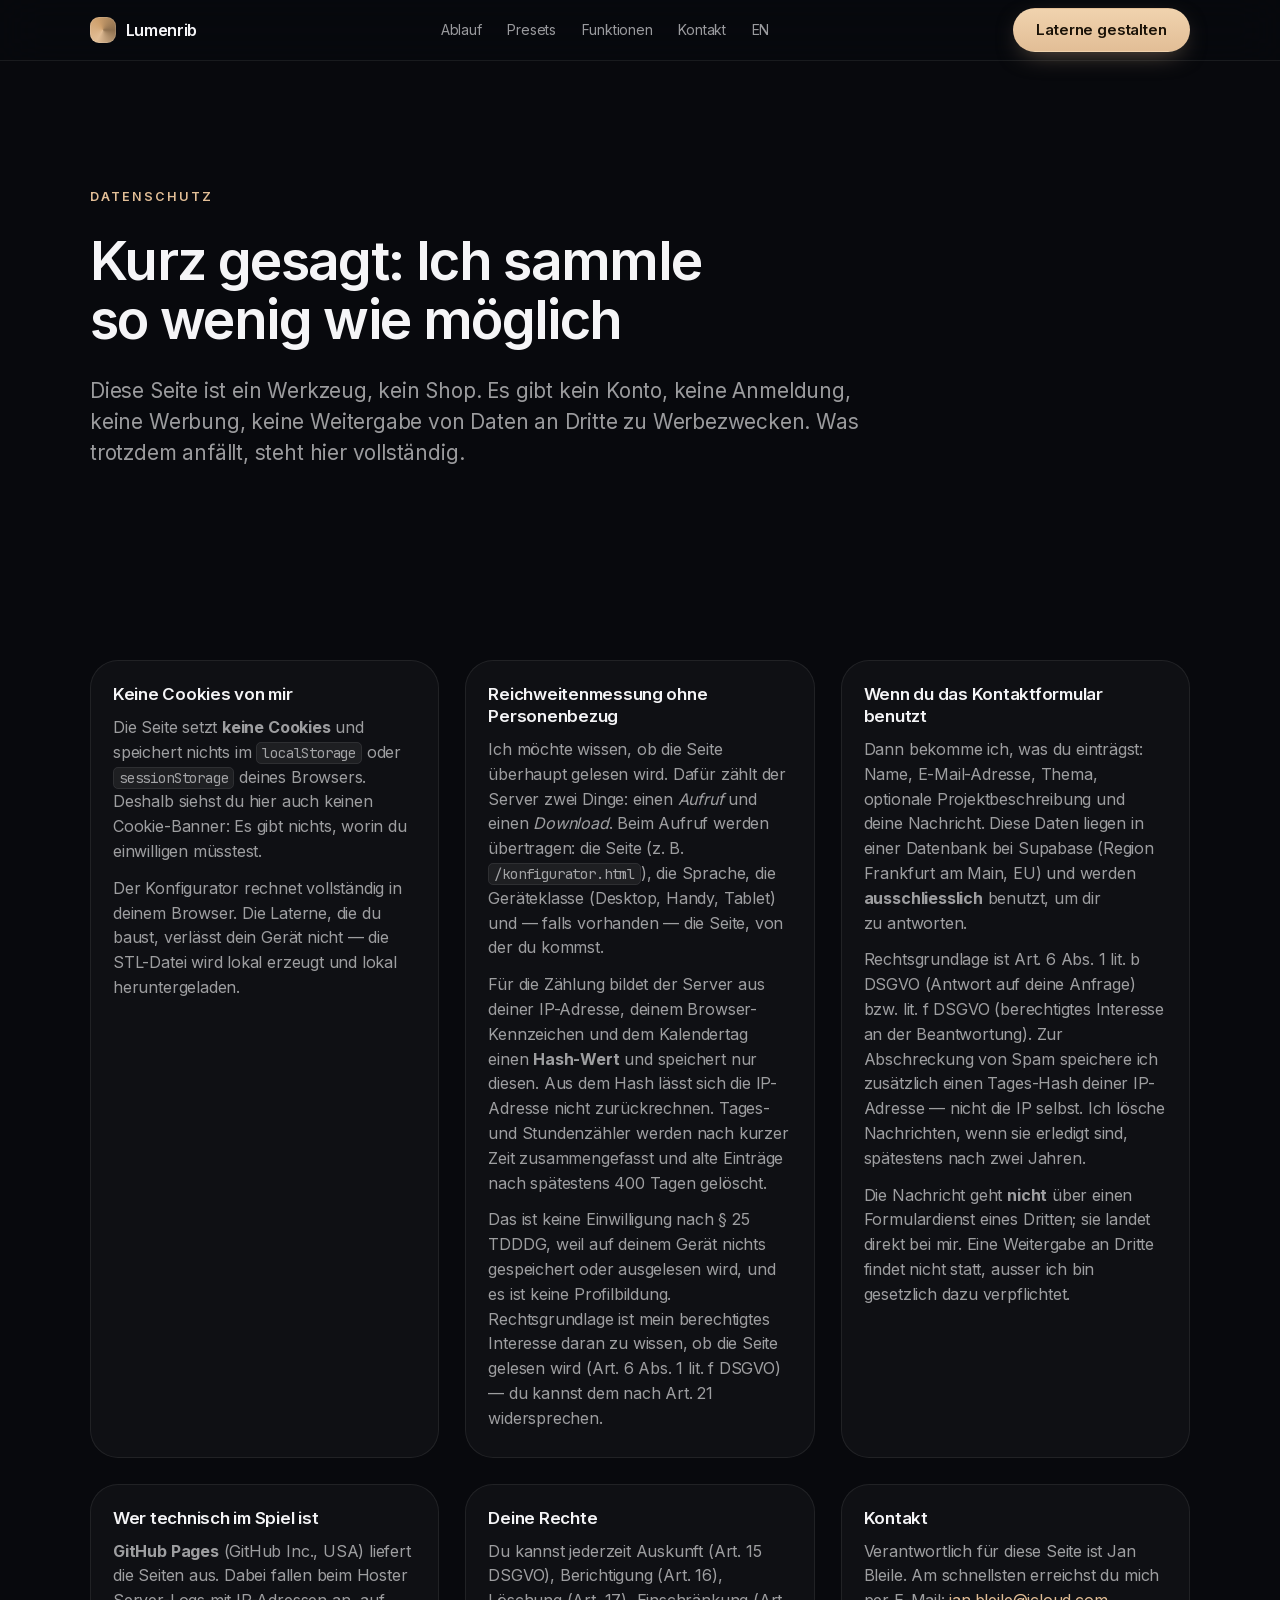
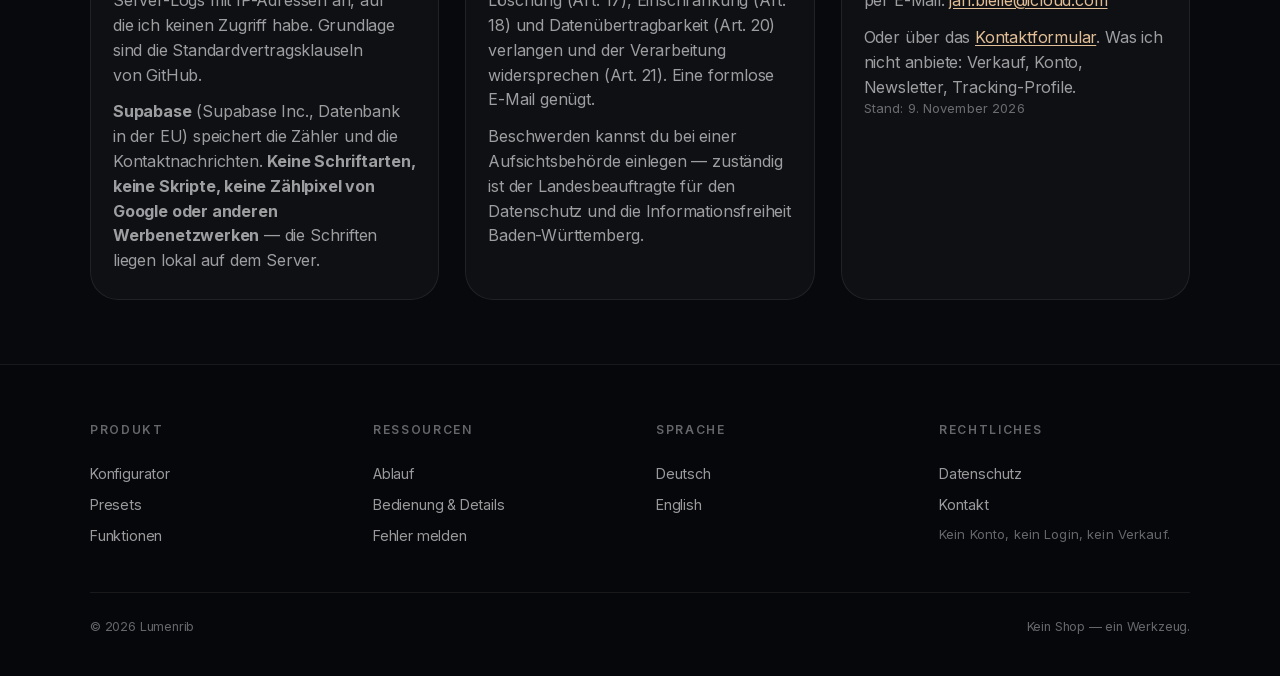
<file: datenschutz.html>
<!DOCTYPE html>
<html lang="de">
<head>
  <meta charset="utf-8">
  <meta http-equiv="Content-Security-Policy" content="default-src 'self'; script-src 'self'; style-src 'self' 'unsafe-inline'; img-src 'self' data:; font-src 'self'; media-src 'self'; connect-src 'self' https://eggrvcohkaizbcsxtywi.supabase.co; form-action 'self'; base-uri 'self'; object-src 'none'; frame-ancestors 'none'; upgrade-insecure-requests">
  <meta name="viewport" content="width=device-width, initial-scale=1, viewport-fit=cover">
  <title>Datenschutz — Lumenrib</title>
  <meta name="description" content="Was Lumenrib speichert, was nicht — und warum es keinen Cookie-Banner braucht.">
  <meta name="theme-color" content="#08090d">
  <meta name="referrer" content="strict-origin-when-cross-origin">

  <meta property="og:type" content="website">
  <meta property="og:title" content="Datenschutz — Lumenrib">
  <meta property="og:url" content="https://lumenrib.me/datenschutz.html">
  <link rel="canonical" href="https://lumenrib.me/datenschutz.html">
  <meta property="og:locale" content="de_DE">
  <link rel="alternate" hreflang="de" href="https://lumenrib.me/datenschutz.html">
  <link rel="alternate" hreflang="en" href="https://lumenrib.me/en/privacy.html">
  <link rel="alternate" hreflang="x-default" href="https://lumenrib.me/datenschutz.html">

  <link rel="icon" type="image/svg+xml" href="data:image/svg+xml,%3Csvg xmlns='http://www.w3.org/2000/svg' viewBox='0 0 64 64'%3E%3Crect width='64' height='64' rx='14' fill='%2308090d'/%3E%3Ccircle cx='32' cy='32' r='15' fill='%23e2be96'/%3E%3C/svg%3E">
  <link rel="stylesheet" href="assets/css/site.css">
  <link rel="stylesheet" href="assets/css/fonts.css">
</head>
<body>

  <nav class="nav" aria-label="Hauptnavigation">
    <div class="nav-inner wrap">
      <a class="nav-brand" href="index.html" aria-label="Lumenrib — Startseite">
        <span class="nav-mark" aria-hidden="true"></span>
        <span>Lumenrib</span>
      </a>
      <div class="nav-links">
        <a class="nav-link" href="index.html#ablauf">Ablauf</a>
        <a class="nav-link" href="index.html#presets">Presets</a>
        <a class="nav-link" href="index.html#funktionen">Funktionen</a>
        <a class="nav-link" href="kontakt.html">Kontakt</a>
        <a class="nav-link" href="en/privacy.html" hreflang="en" lang="en">EN</a>
      </div>
      <a class="btn btn--primary nav-cta" href="konfigurator.html">Laterne gestalten</a>
    </div>
  </nav>

  <main id="main">

    <section class="section wrap reveal">
      <div class="grid">
        <p class="eyebrow">Datenschutz</p>
        <h1 class="display-l">Kurz gesagt: Ich sammle so wenig wie möglich</h1>
        <p class="lede">Diese Seite ist ein Werkzeug, kein Shop. Es gibt kein Konto, keine Anmeldung, keine Werbung, keine Weitergabe von Daten an Dritte zu Werbezwecken. Was trotzdem anfällt, steht hier vollständig.</p>
      </div>
    </section>

    <section class="section--tight wrap reveal">
      <div class="grid grid--2">

        <div class="card">
          <div class="card__body">
            <h2 class="card__title">Keine Cookies von mir</h2>
            <p class="body">Die Seite setzt <strong>keine Cookies</strong> und speichert nichts im <code>localStorage</code> oder <code>sessionStorage</code> deines Browsers. Deshalb siehst du hier auch keinen Cookie-Banner: Es gibt nichts, worin du einwilligen müsstest.</p>
            <p class="body">Der Konfigurator rechnet vollständig in deinem Browser. Die Laterne, die du baust, verlässt dein Gerät nicht — die STL-Datei wird lokal erzeugt und lokal heruntergeladen.</p>
          </div>
        </div>

        <div class="card">
          <div class="card__body">
            <h2 class="card__title">Reichweitenmessung ohne Personenbezug</h2>
            <p class="body">Ich möchte wissen, ob die Seite überhaupt gelesen wird. Dafür zählt der Server zwei Dinge: einen <em>Aufruf</em> und einen <em>Download</em>. Beim Aufruf werden übertragen: die Seite (z. B. <code>/konfigurator.html</code>), die Sprache, die Geräteklasse (Desktop, Handy, Tablet) und — falls vorhanden — die Seite, von der du kommst.</p>
            <p class="body">Für die Zählung bildet der Server aus deiner IP-Adresse, deinem Browser-Kennzeichen und dem Kalendertag einen <strong>Hash-Wert</strong> und speichert nur diesen. Aus dem Hash lässt sich die IP-Adresse nicht zurückrechnen. Tages- und Stundenzähler werden nach kurzer Zeit zusammengefasst und alte Einträge nach spätestens 400 Tagen gelöscht.</p>
            <p class="body">Das ist keine Einwilligung nach § 25 TDDDG, weil auf deinem Gerät nichts gespeichert oder ausgelesen wird, und es ist keine Profilbildung. Rechtsgrundlage ist mein berechtigtes Interesse daran zu wissen, ob die Seite gelesen wird (Art. 6 Abs. 1 lit. f DSGVO) — du kannst dem nach Art. 21 widersprechen.</p>
          </div>
        </div>

        <div class="card">
          <div class="card__body">
            <h2 class="card__title">Wenn du das Kontaktformular benutzt</h2>
            <p class="body">Dann bekomme ich, was du einträgst: Name, E-Mail-Adresse, Thema, optionale Projektbeschreibung und deine Nachricht. Diese Daten liegen in einer Datenbank bei Supabase (Region Frankfurt am Main, EU) und werden <strong>ausschliesslich</strong> benutzt, um dir zu antworten.</p>
            <p class="body">Rechtsgrundlage ist Art. 6 Abs. 1 lit. b DSGVO (Antwort auf deine Anfrage) bzw. lit. f DSGVO (berechtigtes Interesse an der Beantwortung). Zur Abschreckung von Spam speichere ich zusätzlich einen Tages-Hash deiner IP-Adresse — nicht die IP selbst. Ich lösche Nachrichten, wenn sie erledigt sind, spätestens nach zwei Jahren.</p>
            <p class="body">Die Nachricht geht <strong>nicht</strong> über einen Formulardienst eines Dritten; sie landet direkt bei mir. Eine Weitergabe an Dritte findet nicht statt, ausser ich bin gesetzlich dazu verpflichtet.</p>
          </div>
        </div>

        <div class="card">
          <div class="card__body">
            <h2 class="card__title">Wer technisch im Spiel ist</h2>
            <p class="body"><strong>GitHub Pages</strong> (GitHub Inc., USA) liefert die Seiten aus. Dabei fallen beim Hoster Server-Logs mit IP-Adressen an, auf die ich keinen Zugriff habe. Grundlage sind die Standardvertragsklauseln von GitHub.</p>
            <p class="body"><strong>Supabase</strong> (Supabase Inc., Datenbank in der EU) speichert die Zähler und die Kontaktnachrichten. <strong>Keine Schriftarten, keine Skripte, keine Zählpixel von Google oder anderen Werbenetzwerken</strong> — die Schriften liegen lokal auf dem Server.</p>
          </div>
        </div>

        <div class="card">
          <div class="card__body">
            <h2 class="card__title">Deine Rechte</h2>
            <p class="body">Du kannst jederzeit Auskunft (Art. 15 DSGVO), Berichtigung (Art. 16), Löschung (Art. 17), Einschränkung (Art. 18) und Datenübertragbarkeit (Art. 20) verlangen und der Verarbeitung widersprechen (Art. 21). Eine formlose E-Mail genügt.</p>
            <p class="body">Beschwerden kannst du bei einer Aufsichtsbehörde einlegen — zuständig ist der Landesbeauftragte für den Datenschutz und die Informationsfreiheit Baden-Württemberg.</p>
          </div>
        </div>

        <div class="card">
          <div class="card__body">
            <h2 class="card__title">Kontakt</h2>
            <p class="body">Verantwortlich für diese Seite ist Jan Bleile. Am schnellsten erreichst du mich per E-Mail: <a class="legal-link" href="mailto:jan.bleile@icloud.com">jan.bleile@icloud.com</a></p>
            <p class="body">Oder über das <a class="legal-link" href="kontakt.html">Kontaktformular</a>. Was ich nicht anbiete: Verkauf, Konto, Newsletter, Tracking-Profile.</p>
            <p class="caption">Stand: 9. November 2026</p>
          </div>
        </div>

      </div>
    </section>

  </main>

  <footer class="footer">
    <div class="wrap">
      <div class="footer-grid">
        <div class="footer-col">
          <h2 class="footer-title">Produkt</h2>
          <a href="konfigurator.html">Konfigurator</a>
          <a href="index.html#presets">Presets</a>
          <a href="index.html#funktionen">Funktionen</a>
        </div>
        <div class="footer-col">
          <h2 class="footer-title">Ressourcen</h2>
          <a href="index.html#ablauf">Ablauf</a>
          <a href="index.html#details">Bedienung &amp; Details</a>
          <a href="kontakt.html">Fehler melden</a>
        </div>
        <div class="footer-col">
          <h2 class="footer-title">Sprache</h2>
          <a href="datenschutz.html" hreflang="de" aria-current="page">Deutsch</a>
          <a href="en/privacy.html" hreflang="en" lang="en">English</a>
        </div>
        <div class="footer-col">
          <h2 class="footer-title">Rechtliches</h2>
          <a href="datenschutz.html">Datenschutz</a>
          <a href="kontakt.html">Kontakt</a>
          <p class="caption">Kein Konto, kein Login, kein Verkauf.</p>
        </div>
      </div>
      <div class="footer-note">
        <p>© <span data-year>2026</span> Lumenrib</p>
        <p>Kein Shop — ein Werkzeug.</p>
      </div>
    </div>
  </footer>

  <script src="assets/js/site.js" defer></script>
  <script src="assets/js/track.js" defer></script>
</body>
</html>
</file>
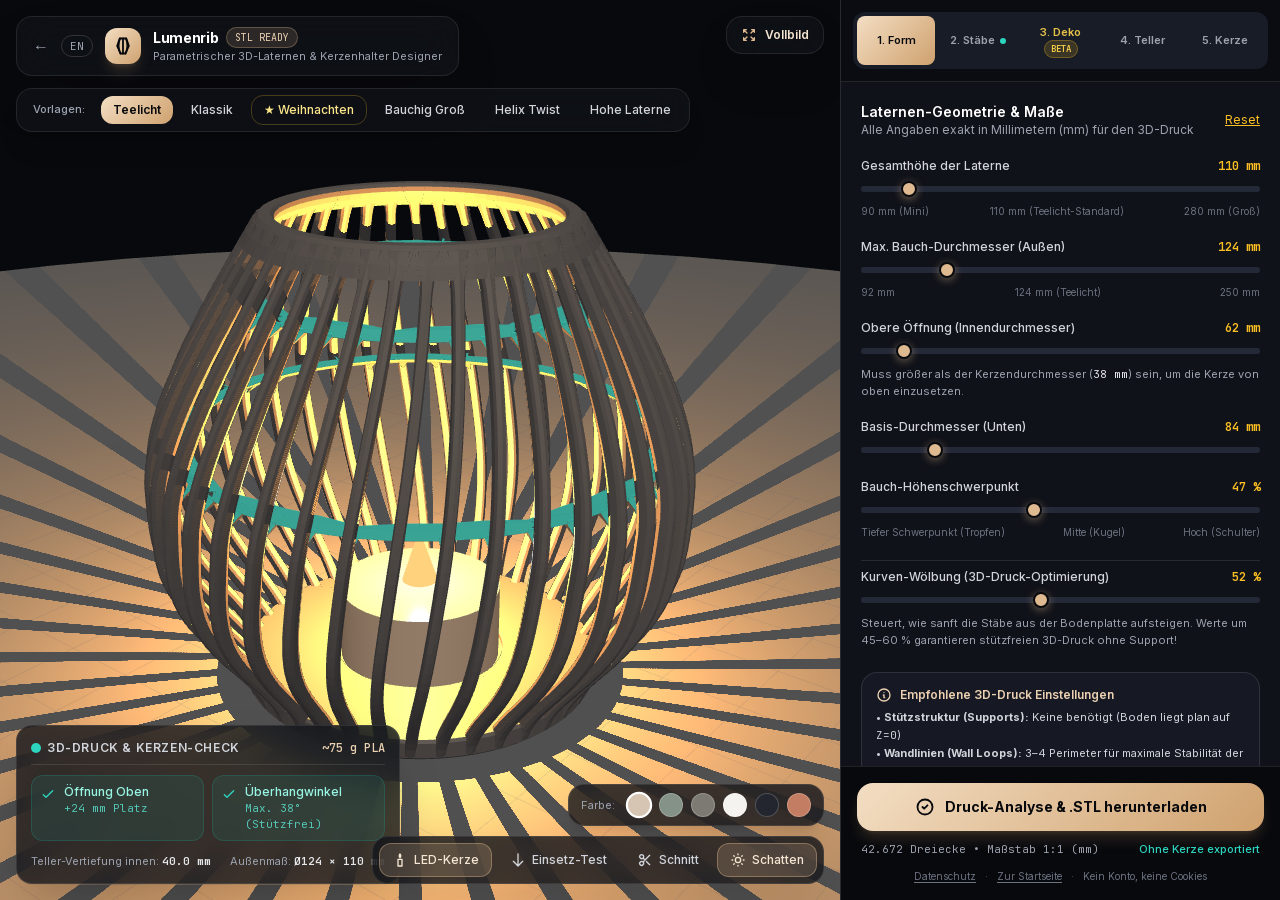
<file: konfigurator.html>
<!DOCTYPE html>
<html lang="de" class="dark">
<head>
  <meta charset="UTF-8" />
  <meta http-equiv="Content-Security-Policy" content="default-src 'self'; script-src 'self'; style-src 'self' 'unsafe-inline'; img-src 'self' data:; font-src 'self'; media-src 'self'; connect-src 'self' https://eggrvcohkaizbcsxtywi.supabase.co; form-action 'self'; base-uri 'self'; object-src 'none'; frame-ancestors 'none'; upgrade-insecure-requests">
  <meta name="viewport" content="width=device-width, initial-scale=1.0" />
  <meta name="description" content="Parametrischer 3D-Laternen-Designer im Browser: Rippen, Motive, Kerzenfach einstellen, live in 3D sehen und als STL exportieren." />
  <title>Lumenrib — Parametrischer 3D-Laternen & Vasen Designer (STL Export)</title>
  <!-- Tailwind CSS -->
  <script src="assets/vendor/tailwind.js"></script>
  <!-- Schriften lokal (kein Google-Request) -->
  <link rel="stylesheet" href="assets/css/fonts.css">
  <!-- Three.js & OrbitControls -->
  <script src="assets/vendor/three.min.js"></script>
  <script src="assets/vendor/OrbitControls.js"></script>
  <script src="assets/js/track.js" defer></script>

    <script src="assets/js/config-tailwind.js"></script>

  <style>
    * {
      box-sizing: border-box;
      user-select: none;
    }
    body {
      margin: 0;
      overflow: hidden;
      background-color: #08090d;
      color: #f3f4f6;
      font-family: 'Inter', sans-serif;
    }
    /* Custom Scrollbar */
    ::-webkit-scrollbar {
      width: 6px;
      height: 6px;
    }
    ::-webkit-scrollbar-track {
      background: #101219;
    }
    ::-webkit-scrollbar-thumb {
      background: #242938;
      border-radius: 9999px;
    }
    ::-webkit-scrollbar-thumb:hover {
      background: #363d52;
    }
    /* Custom Range Sliders */
    input[type="range"] {
      -webkit-appearance: none;
      appearance: none;
      width: 100%;
      height: 6px;
      background: #242938;
      border-radius: 999px;
      outline: none;
      cursor: pointer;
    }
    input[type="range"]::-webkit-slider-thumb {
      -webkit-appearance: none;
      appearance: none;
      width: 16px;
      height: 16px;
      border-radius: 50%;
      background: #dfba90;
      border: 2px solid #08090d;
      box-shadow: 0 2px 8px rgba(223, 186, 144, 0.45);
      cursor: pointer;
      transition: transform 0.15s ease, background-color 0.15s ease;
    }
    input[type="range"]::-webkit-slider-thumb:hover {
      transform: scale(1.15);
      background: #f5e6d3;
    }
    .glass-panel {
      background: rgba(16, 18, 25, 0.78);
      backdrop-filter: blur(20px);
      -webkit-backdrop-filter: blur(20px);
      border: 1px solid rgba(255, 255, 255, 0.09);
    }
    .accent-gradient {
      background: linear-gradient(135deg, #f3dec3 0%, #cfa16e 100%);
    }
  </style>
  <meta name="referrer" content="strict-origin-when-cross-origin">
</head>
<body class="h-screen w-screen flex flex-col md:flex-row overflow-hidden">

  <!-- LEFT / MAIN 3D VIEWPORT AREA -->
  <div id="viewport-wrapper" class="relative flex-1 h-[52vh] md:h-full w-full overflow-hidden bg-studio-950 transition-all duration-300">
    <!-- 3D Canvas Container -->
    <div id="canvas-container" class="w-full h-full cursor-grab active:cursor-grabbing"></div>

    <!-- Always-Accessible Floating Fullscreen / UI Toggle Button -->
    <button id="btn-zen-mode" data-act="toggleZenMode" title="Alle Einstellungsleisten ein-/ausblenden" class="absolute top-4 right-4 z-40 glass-panel px-3.5 py-2.5 rounded-2xl flex items-center gap-2 text-xs font-semibold text-champagne-200 hover:text-white hover:border-champagne-400/50 shadow-2xl transition-all active:scale-95">
      <svg id="icon-zen-expand" class="w-4 h-4 text-champagne-400" fill="none" viewBox="0 0 24 24" stroke="currentColor" stroke-width="2">
        <path stroke-linecap="round" stroke-linejoin="round" d="M4 8V4m0 0h4M4 4l5 5m11-1V4m0 0h-4m4 0l-5 5M4 16v4m0 0h4m-4 0l5-5m11 5l-5-5m5 5v-4m0 4h-4"/>
      </svg>
      <svg id="icon-zen-collapse" class="w-4 h-4 text-champagne-400 hidden" fill="none" viewBox="0 0 24 24" stroke="currentColor" stroke-width="2">
        <path stroke-linecap="round" stroke-linejoin="round" d="M15 12a3 3 0 11-6 0 3 3 0 016 0z"/>
        <path stroke-linecap="round" stroke-linejoin="round" d="M2.458 12C3.732 7.943 7.523 5 12 5c4.478 0 8.268 2.943 9.542 7-1.274 4.057-5.064 7-9.542 7-4.477 0-8.268-2.943-9.542-7z"/>
      </svg>
      <span id="zen-btn-text">Vollbild</span>
    </button>

    <!-- Top-Left Brand & Quick Presets Bar -->
    <div id="ui-top-bar" class="absolute top-4 left-4 right-32 flex flex-wrap items-center justify-between gap-3 pointer-events-none transition-opacity duration-300">
      <!-- Brand Badge -->
      <div class="glass-panel px-4 py-2.5 rounded-2xl flex items-center gap-3 pointer-events-auto shadow-2xl">
        <a href="index.html" class="text-gray-400 hover:text-white transition-colors text-base leading-none" title="Zurück zur Startseite" aria-label="Zurück zur Startseite">&#8592;</a>
        <a href="en/configurator.html" class="text-[11px] font-mono uppercase px-2 py-0.5 rounded-full border border-white/15 text-gray-400 hover:text-white transition-colors" title="Switch to English" aria-label="Switch to English">EN</a>
        <div class="w-9 h-9 rounded-xl accent-gradient flex items-center justify-center shadow-lg shadow-champagne-500/20">
          <!-- Lantern SVG Icon -->
          <svg class="w-5 h-5 text-studio-950" viewBox="0 0 24 24" fill="none" stroke="currentColor" stroke-width="2.2">
            <path d="M8 3h8l3 9-4 9H9L5 12l3-9z" stroke-linejoin="round"/>
            <path d="M12 3v18M8.5 3C6 9 6 15 9 21M15.5 3c2.5 6 2.5 12-.5 18" stroke-linecap="round"/>
          </svg>
        </div>
        <div>
          <div class="flex items-center gap-2">
            <h1 class="text-sm font-bold tracking-tight text-white">Lumenrib</h1>
            <span class="text-[10px] font-mono uppercase px-2 py-0.5 rounded-full bg-champagne-400/15 text-champagne-300 border border-champagne-400/30">STL Ready</span>
          </div>
          <p class="text-[11px] text-gray-400 hidden sm:block">Parametrischer 3D-Laternen & Kerzenhalter Designer</p>
        </div>
      </div>

      <!-- Design Presets -->
      <div class="glass-panel p-1.5 rounded-2xl flex items-center gap-1.5 pointer-events-auto shadow-xl overflow-x-auto max-w-full">
        <span class="text-[11px] text-gray-400 px-2.5 font-medium hidden lg:inline">Vorlagen:</span>
        <button data-act="applyPreset" data-args='["tealight"]' id="preset-tealight" class="preset-btn px-3 py-1.5 rounded-xl text-xs transition-all accent-gradient text-studio-950 font-semibold">
          Teelicht
        </button>
        <button data-act="applyPreset" data-args='["classic"]' id="preset-classic" class="preset-btn px-3 py-1.5 rounded-xl text-xs font-medium text-gray-300 hover:text-white hover:bg-white/5 transition-all">
          Klassik
        </button>
        <button data-act="applyPreset" data-args='["xmas"]' id="preset-xmas" class="preset-btn px-3 py-1.5 rounded-xl text-xs font-medium text-amber-200 hover:text-white hover:bg-amber-500/15 border border-amber-400/25 transition-all flex items-center gap-1">
          <span>★ Weihnachten</span>
        </button>
        <button data-act="applyPreset" data-args='["lounge"]' id="preset-lounge" class="preset-btn px-3 py-1.5 rounded-xl text-xs font-medium text-gray-300 hover:text-white hover:bg-white/5 transition-all">
          Bauchig Groß
        </button>
        <button data-act="applyPreset" data-args='["twist"]' id="preset-twist" class="preset-btn px-3 py-1.5 rounded-xl text-xs font-medium text-gray-300 hover:text-white hover:bg-white/5 transition-all">
          Helix Twist
        </button>
        <button data-act="applyPreset" data-args='["tall"]' id="preset-tall" class="preset-btn px-3 py-1.5 rounded-xl text-xs font-medium text-gray-300 hover:text-white hover:bg-white/5 transition-all">
          Hohe Laterne
        </button>
      </div>
    </div>

    <!-- Bottom-Left Live Printability & Fit Status Card -->
    <div id="ui-bottom-left" class="absolute bottom-4 left-4 pointer-events-auto max-w-sm hidden sm:block transition-opacity duration-300">
      <div class="glass-panel rounded-2xl p-3.5 shadow-2xl space-y-2.5">
        <div class="flex items-center justify-between border-b border-white/10 pb-2">
          <span class="text-xs font-semibold uppercase tracking-wider text-gray-300 flex items-center gap-1.5">
            <span id="status-dot" class="w-2.5 h-2.5 rounded-full bg-teal-400 animate-pulse"></span>
            3D-Druck & Kerzen-Check
          </span>
          <span id="est-weight" class="text-xs font-mono text-champagne-300 font-medium">~80 g PLA</span>
        </div>

        <div class="grid grid-cols-2 gap-2 text-xs">
          <!-- Check 1: Top Opening vs Candle -->
          <div id="check-opening" class="p-2 rounded-xl bg-teal-500/10 border border-teal-500/20 flex items-start gap-2">
            <svg class="w-4 h-4 text-teal-400 shrink-0 mt-0.5" fill="none" viewBox="0 0 24 24" stroke="currentColor" stroke-width="2">
              <path stroke-linecap="round" stroke-linejoin="round" d="M5 13l4 4L19 7"/>
            </svg>
            <div>
              <div class="font-medium text-teal-200">Öffnung Oben</div>
              <div id="check-opening-text" class="text-[11px] text-teal-300/80 font-mono">+24 mm Platz</div>
            </div>
          </div>

          <!-- Check 2: Overhang Printability -->
          <div id="check-overhang" class="p-2 rounded-xl bg-teal-500/10 border border-teal-500/20 flex items-start gap-2">
            <svg class="w-4 h-4 text-teal-400 shrink-0 mt-0.5" fill="none" viewBox="0 0 24 24" stroke="currentColor" stroke-width="2">
              <path stroke-linecap="round" stroke-linejoin="round" d="M5 13l4 4L19 7"/>
            </svg>
            <div>
              <div class="font-medium text-teal-200">Überhangwinkel</div>
              <div id="check-overhang-text" class="text-[11px] text-teal-300/80 font-mono">Max. 32° (Stützfrei)</div>
            </div>
          </div>
        </div>

        <div class="flex items-center justify-between text-[11px] text-gray-400 pt-0.5">
          <span>Teller-Vertiefung innen: <strong id="tray-inner-dia" class="text-gray-200 font-mono">83.0 mm</strong></span>
          <span>Außenmaß: <strong id="outer-dims" class="text-gray-200 font-mono">Ø124 × 110 mm</strong></span>
        </div>
      </div>
    </div>

    <!-- Bottom-Right Floating Viewport Toolbar (Colors, Candle, Section, Animation) -->
    <div id="ui-bottom-right" class="absolute bottom-4 right-4 left-4 sm:left-auto flex flex-col items-center sm:items-end gap-2.5 pointer-events-auto transition-all duration-300 z-30">
      <!-- Modern Filament Colors -->
      <div id="ui-color-bar" class="glass-panel px-3 py-2 rounded-2xl flex items-center gap-2 shadow-xl transition-opacity duration-300">
        <span class="text-[11px] text-gray-400 mr-1 hidden sm:inline">Farbe:</span>
        <button data-act="setLanternColor" data-args='["#d6c5b3", null]' data-color="#d6c5b3" data-el="1" title="Warm Sand / Travertin" class="color-swatch w-6 h-6 rounded-full border-2 border-white scale-110 transition-transform" style="background:#d6c5b3;"></button>
        <button data-act="setLanternColor" data-args='["#849287", null]' data-color="#849287" data-el="1" title="Nordic Sage / Salbeigrün" class="color-swatch w-6 h-6 rounded-full border border-white/20 hover:scale-110 transition-transform" style="background:#849287;"></button>
        <button data-act="setLanternColor" data-args='["#7c7a72", null]' data-color="#7c7a72" data-el="1" title="Taupe / Olivgrau" class="color-swatch w-6 h-6 rounded-full border border-white/20 hover:scale-110 transition-transform" style="background:#7c7a72;"></button>
        <button data-act="setLanternColor" data-args='["#f4f3ef", null]' data-color="#f4f3ef" data-el="1" title="Seidenmatt Weiß" class="color-swatch w-6 h-6 rounded-full border border-white/20 hover:scale-110 transition-transform" style="background:#f4f3ef;"></button>
        <button data-act="setLanternColor" data-args='["#23262e", null]' data-color="#23262e" data-el="1" title="Obsidian Anthrazit" class="color-swatch w-6 h-6 rounded-full border border-white/20 hover:scale-110 transition-transform" style="background:#23262e;"></button>
        <button data-act="setLanternColor" data-args='["#c27d63", null]' data-color="#c27d63" data-el="1" title="Muted Terracotta" class="color-swatch w-6 h-6 rounded-full border border-white/20 hover:scale-110 transition-transform" style="background:#c27d63;"></button>
      </div>

      <!-- Interactive View Toggles -->
      <div class="glass-panel p-1.5 rounded-2xl flex flex-wrap items-center justify-end gap-1.5 shadow-2xl">
        <button id="btn-candle" data-act="toggleCandle" class="px-3 py-2 rounded-xl text-xs font-medium flex items-center gap-1.5 bg-champagne-400/20 text-champagne-200 border border-champagne-400/40 transition-all">
          <svg class="w-4 h-4" fill="none" viewBox="0 0 24 24" stroke="currentColor" stroke-width="2">
            <path stroke-linecap="round" stroke-linejoin="round" d="M12 3c1.5 2 1.5 4 0 5.5C10.5 7 10.5 5 12 3zM9 11h6v10H9V11z"/>
          </svg>
          <span>LED-Kerze</span>
        </button>

        <button id="btn-drop" data-act="triggerCandleDropAnimation" title="Testet visuell, ob die Kerze durch die obere Öffnung passt" class="px-3 py-2 rounded-xl text-xs font-medium flex items-center gap-1.5 text-gray-300 hover:text-white hover:bg-white/10 transition-all">
          <svg class="w-4 h-4" fill="none" viewBox="0 0 24 24" stroke="currentColor" stroke-width="2">
            <path stroke-linecap="round" stroke-linejoin="round" d="M19 14l-7 7m0 0l-7-7m7 7V3"/>
          </svg>
          <span class="hidden sm:inline">Einsetz-Test</span>
        </button>

        <button id="btn-section" data-act="toggleSectionView" title="Halbiert das Modell, um den Kerzenteller und die Vertiefung im Inneren zu sehen" class="px-3 py-2 rounded-xl text-xs font-medium flex items-center gap-1.5 text-gray-300 hover:text-white hover:bg-white/10 transition-all">
          <svg class="w-4 h-4" fill="none" viewBox="0 0 24 24" stroke="currentColor" stroke-width="2">
            <path stroke-linecap="round" stroke-linejoin="round" d="M14.121 14.121L19 19m-7-7l7-7m-7 7l-2.879 2.879M12 12L9.121 9.121m0 5.758a3 3 0 10-4.243 4.243 3 3 0 004.243-4.243zm0-5.758a3 3 0 10-4.243-4.243 3 3 0 004.243 4.243z"/>
          </svg>
          <span>Schnitt</span>
        </button>

        <button id="btn-night" data-act="toggleNightMode" title="Schaltet das Umgebungslicht dunkel, um den dramatischen Schattenwurf der Stäbe zu zeigen" class="px-3 py-2 rounded-xl text-xs font-medium flex items-center gap-1.5 bg-champagne-400/20 text-champagne-200 border border-champagne-400/40 transition-all">
          <svg class="w-4 h-4" fill="none" viewBox="0 0 24 24" stroke="currentColor" stroke-width="2">
            <path stroke-linecap="round" stroke-linejoin="round" d="M12 3v1m0 16v1m9-9h-1M4 12H3m15.364 6.364l-.707-.707M6.343 6.343l-.707-.707m12.728 0l-.707.707M6.343 17.657l-.707.707M16 12a4 4 0 11-8 0 4 4 0 018 0z"/>
          </svg>
          <span>Schatten</span>
        </button>
      </div>
    </div>
  </div>

  <!-- RIGHT SIDEBAR: PARAMETRIC CONTROLS & STL EXPORT -->
  <aside id="control-sidebar" class="w-full md:w-[410px] lg:w-[440px] h-[48vh] md:h-full bg-studio-900 border-t md:border-t-0 md:border-l border-white/10 flex flex-col z-20 transition-all duration-300">
        <!-- Category Tabs -->
    <div class="p-3 border-b border-white/10 bg-studio-950/60">
      <div class="grid grid-cols-5 gap-1 p-1 bg-studio-800 rounded-xl">
        <button data-act="switchTab" data-args='["form"]' id="tab-form" class="tab-btn py-2 px-1.5 rounded-lg text-[11px] font-semibold accent-gradient text-studio-950 transition-all">
          1. Form
        </button>
        <button data-act="switchTab" data-args='["ribs"]' id="tab-ribs" class="tab-btn py-2 px-1.5 rounded-lg text-[11px] font-semibold text-gray-400 hover:text-white transition-all relative">
          2. Stäbe
          <span class="w-1.5 h-1.5 rounded-full bg-teal-400 inline-block ml-0.5 align-middle"></span>
        </button>
        <button data-act="switchTab" data-args='["deko"]' id="tab-deko" class="tab-btn py-2 px-1.5 rounded-lg text-[11px] font-semibold text-amber-300/90 hover:text-white transition-all relative">
          3. Deko
          <span class="text-[9px] font-mono uppercase px-1.5 py-0.5 rounded-full bg-amber-400/15 text-amber-300 border border-amber-400/30 align-middle ml-0.5">BETA</span>
        </button>
        <button data-act="switchTab" data-args='["tray"]' id="tab-tray" class="tab-btn py-2 px-1.5 rounded-lg text-[11px] font-semibold text-gray-400 hover:text-white transition-all">
          4. Teller
        </button>
        <button data-act="switchTab" data-args='["candle"]' id="tab-candle" class="tab-btn py-2 px-1.5 rounded-lg text-[11px] font-semibold text-gray-400 hover:text-white transition-all">
          5. Kerze
        </button>
      </div>
    </div>

    <!-- Scrollable Parameter Controls -->
    <div class="flex-1 overflow-y-auto p-5 space-y-6">

      <!-- TAB 1: FORM & SILHOUETTE -->
      <div id="panel-form" class="tab-panel space-y-5">
        <div class="flex items-center justify-between">
          <div>
            <h2 class="text-sm font-semibold text-white">Laternen-Geometrie & Maße</h2>
            <p class="text-xs text-gray-400">Alle Angaben exakt in Millimetern (mm) für den 3D-Druck</p>
          </div>
          <button data-act="resetToDefaults" class="text-xs text-amber-400 hover:text-amber-300 underline">Reset</button>
        </div>

        <!-- Total Height -->
        <div class="space-y-1.5">
          <div class="flex justify-between text-xs">
            <label class="text-gray-300 font-medium">Gesamthöhe der Laterne</label>
            <span class="font-mono text-amber-400 font-semibold"><span id="val-height">110</span> mm</span>
          </div>
          <input type="range" id="param-height" min="90" max="280" step="1" value="110" data-on="updateParam" data-arg="height" />
          <div class="flex justify-between text-[10px] text-gray-500">
            <span>90 mm (Mini)</span>
            <span>110 mm (Teelicht-Standard)</span>
            <span>280 mm (Groß)</span>
          </div>
        </div>

        <!-- Belly Outer Diameter -->
        <div class="space-y-1.5">
          <div class="flex justify-between text-xs">
            <label class="text-gray-300 font-medium">Max. Bauch-Durchmesser (Außen)</label>
            <span class="font-mono text-amber-400 font-semibold"><span id="val-bellyDia">124</span> mm</span>
          </div>
          <input type="range" id="param-bellyDia" min="92" max="250" step="2" value="124" data-on="updateParam" data-arg="bellyDia" />
          <div class="flex justify-between text-[10px] text-gray-500">
            <span>92 mm</span>
            <span>124 mm (Teelicht)</span>
            <span>250 mm</span>
          </div>
        </div>

        <!-- Top Opening Inner Diameter -->
        <div class="space-y-1.5">
          <div class="flex justify-between text-xs">
            <label class="text-gray-300 font-medium">Obere Öffnung (Innendurchmesser)</label>
            <span class="font-mono text-amber-400 font-semibold"><span id="val-topInnerDia">62</span> mm</span>
          </div>
          <input type="range" id="param-topInnerDia" min="52" max="160" step="1" value="62" data-on="updateParam" data-arg="topInnerDia" />
          <p class="text-[11px] text-gray-400">
            Muss größer als der Kerzendurchmesser (<span id="hint-candle-dia" class="text-gray-200 font-mono">38 mm</span>) sein, um die Kerze von oben einzusetzen.
          </p>
        </div>

        <!-- Bottom Base Outer Diameter -->
        <div class="space-y-1.5">
          <div class="flex justify-between text-xs">
            <label class="text-gray-300 font-medium">Basis-Durchmesser (Unten)</label>
            <span class="font-mono text-amber-400 font-semibold"><span id="val-baseOuterDia">84</span> mm</span>
          </div>
          <input type="range" id="param-baseOuterDia" min="64" max="180" step="1" value="84" data-on="updateParam" data-arg="baseOuterDia" />
        </div>

        <!-- Belly Vertical Position -->
        <div class="space-y-1.5">
          <div class="flex justify-between text-xs">
            <label class="text-gray-300 font-medium">Bauch-Höhenschwerpunkt</label>
            <span class="font-mono text-amber-400 font-semibold"><span id="val-bellyHeightRatio">47</span> %</span>
          </div>
          <input type="range" id="param-bellyHeightRatio" min="28" max="72" step="1" value="47" data-on="updateParam" data-arg="bellyHeightRatio" />
          <div class="flex justify-between text-[10px] text-gray-500">
            <span>Tiefer Schwerpunkt (Tropfen)</span>
            <span>Mitte (Kugel)</span>
            <span>Hoch (Schulter)</span>
          </div>
        </div>

        <!-- Print-Friendly Curve Steepness -->
        <div class="space-y-1.5 pt-2 border-t border-white/10">
          <div class="flex justify-between text-xs">
            <label class="text-gray-300 font-medium">Kurven-Wölbung (3D-Druck-Optimierung)</label>
            <span class="font-mono text-amber-400 font-semibold"><span id="val-curveTension">52</span> %</span>
          </div>
          <input type="range" id="param-curveTension" min="25" max="85" step="1" value="52" data-on="updateParam" data-arg="curveTension" />
          <p class="text-[11px] text-gray-400">
            Steuert, wie sanft die Stäbe aus der Bodenplatte aufsteigen. Werte um 45–60 % garantieren stützfreien 3D-Druck ohne Support!
          </p>
        </div>
      </div>

      <!-- TAB 2: STÄBE / LAMELLEN (RIBS) -->
      <div id="panel-ribs" class="tab-panel hidden space-y-5">
        <div>
          <h2 class="text-sm font-semibold text-white">Lamellen / Stäbe & Stabilität</h2>
          <p class="text-xs text-gray-400">Flache, abgerundete Streben wie beim Original-Design</p>
        </div>

        <!-- Number of Ribs -->
        <div class="space-y-1.5">
          <div class="flex justify-between text-xs">
            <label class="text-gray-300 font-medium">Anzahl der Stäbe</label>
            <span class="font-mono text-amber-400 font-semibold"><span id="val-ribCount">40</span> Stäbe</span>
          </div>
          <input type="range" id="param-ribCount" min="16" max="80" step="2" value="40" data-on="updateParam" data-arg="ribCount" />
          <div class="flex justify-between text-[10px] text-gray-500">
            <span>16 (Offen)</span>
            <span>48 (Wie im Foto)</span>
            <span>80 (Sehr dicht)</span>
          </div>
        </div>

        <!-- Rib Width (Tangential) -->
        <div class="space-y-1.5">
          <div class="flex justify-between text-xs">
            <label class="text-gray-300 font-medium">Stab-Breite (Tangential)</label>
            <span class="font-mono text-amber-400 font-semibold"><span id="val-ribWidth">2.4</span> mm</span>
          </div>
          <input type="range" id="param-ribWidth" min="1.6" max="6.0" step="0.2" value="2.4" data-on="updateParam" data-arg="ribWidth" />
          <p class="text-[11px] text-gray-400">Empfohlen für 0.4 mm Düse: mindestens 2.0 mm (5 Perimeter).</p>
        </div>

        <!-- Rib Radial Depth -->
        <div class="space-y-1.5">
          <div class="flex justify-between text-xs">
            <label class="text-gray-300 font-medium">Stab-Tiefe (Radiale Wandstärke)</label>
            <span class="font-mono text-amber-400 font-semibold"><span id="val-ribDepth">4.0</span> mm</span>
          </div>
          <input type="range" id="param-ribDepth" min="2.4" max="8.0" step="0.2" value="4.0" data-on="updateParam" data-arg="ribDepth" />
          <p class="text-[11px] text-gray-400">Verleiht den Stäben die hohe vertikale Biegesteifigkeit und den Lamellen-Look.</p>
        </div>

        <!-- Helical Twist -->
        <div class="space-y-1.5">
          <div class="flex justify-between text-xs">
            <label class="text-gray-300 font-medium">Spiral-Drehung (Twist)</label>
            <span class="font-mono text-amber-400 font-semibold"><span id="val-twistAngle">15</span>°</span>
          </div>
          <input type="range" id="param-twistAngle" min="-90" max="90" step="5" value="15" data-on="updateParam" data-arg="twistAngle" />
          <div class="flex justify-between text-[10px] text-gray-500">
            <span>-90° Links</span>
            <span>0° Gerade (Original)</span>
            <span>+90° Rechts</span>
          </div>
        </div>

        <!-- Top Stabilizer Ring Height -->
        <div class="space-y-1.5 pt-2 border-t border-white/10">
          <div class="flex justify-between text-xs">
            <label class="text-gray-300 font-medium">Oberer Abschlussring (Stützfrei 42°)</label>
            <span class="font-mono text-amber-400 font-semibold"><span id="val-topRingHeight">3.2</span> mm</span>
          </div>
          <input type="range" id="param-topRingHeight" min="2.4" max="10.0" step="0.4" value="3.2" data-on="updateParam" data-arg="topRingHeight" />
          <p class="text-[11px] text-gray-400">Inkl. selbsttragender 30°-Gotik-Bögen zwischen den Stäben & 42°-Innenfase für 100 % stützfreien Druck.</p>
        </div>

          <!-- NEW: ANTI-VIBRATION & PRINT STABILIZER SYSTEM -->
        <div class="p-3.5 rounded-2xl bg-teal-500/10 border border-teal-500/30 space-y-4">
          <div class="flex items-start justify-between gap-2">
            <div>
              <div class="flex items-center gap-1.5">
                <span class="w-2 h-2 rounded-full bg-teal-400"></span>
                <h3 class="text-xs font-bold uppercase tracking-wider text-teal-300">Top-Down Hebel-Snap Ringe (V5 • PETG-Ready)</h3>
              </div>
              <p class="text-[11px] text-gray-300 mt-0.5">1 Haupt-Pin mit V-Schälkerbe pro Stab + 2. Pin alle 4 Stäbe. Durch den inneren Hebel-Kragen einfach von oben nach unten im Domino-Effekt herausdrücken!</p>
            </div>
          </div>

          <!-- Mode Selector -->
          <div class="grid grid-cols-3 gap-1.5 p-1 bg-studio-950/80 rounded-xl border border-white/10">
            <button data-act="setStabilizerMode" data-args='["breakaway"]' id="stab-mode-breakaway" class="py-2 px-2 rounded-lg text-[11px] font-semibold bg-teal-500/25 text-teal-200 border border-teal-400/40 transition-all leading-tight">
              Hebel-Snap V5<br><span class="text-[9px] font-normal opacity-80">(Von oben drücken)</span>
            </button>
            <button data-act="setStabilizerMode" data-args='["permanent"]' id="stab-mode-permanent" class="py-2 px-2 rounded-lg text-[11px] font-medium text-gray-400 hover:text-white transition-all leading-tight">
              Fester Ring<br><span class="text-[9px] font-normal opacity-80">(Bleibt drin)</span>
            </button>
            <button data-act="setStabilizerMode" data-args='["none"]' id="stab-mode-none" class="py-2 px-2 rounded-lg text-[11px] font-medium text-gray-400 hover:text-white transition-all leading-tight">
              Aus<br><span class="text-[9px] font-normal opacity-80">(Ohne Ring)</span>
            </button>
          </div>

          <div id="stab-controls-wrap" class="space-y-3.5 pt-1">
            <!-- Number of Stabilizer Levels -->
            <div class="space-y-1">
              <div class="flex justify-between text-xs">
                <label class="text-gray-200 font-medium">Anzahl der Stütz-Kreise (Oben-Fokus)</label>
                <span class="font-mono text-teal-300 font-semibold"><span id="val-stabilizerCount">2</span> Ringe</span>
              </div>
              <input type="range" id="param-stabilizerCount" min="1" max="5" step="1" value="2" data-on="updateParam" data-arg="stabilizerCount" />
              <div class="flex justify-between text-[10px] text-gray-400">
                <span>1 Ring (72%)</span>
                <span>3 Ringe (45/68/87%)</span>
                <span>5 Ringe (Max. Halt)</span>
              </div>
            </div>

            <!-- Continuous Ring Radial Lever Width -->
            <div class="space-y-1">
              <div class="flex justify-between text-xs">
                <label class="text-gray-200 font-medium">Hebel-Kragen Breite innen (6.5× Hebelarm)</label>
                <span class="font-mono text-teal-300 font-semibold"><span id="val-stabilizerWidth">3.0</span> mm</span>
              </div>
              <input type="range" id="param-stabilizerWidth" min="2.2" max="5.5" step="0.2" value="3.0" data-on="updateParam" data-arg="stabilizerWidth" />
            </div>

            <!-- Continuous Ring Vertical Height -->
            <div class="space-y-1">
              <div class="flex justify-between text-xs">
                <label id="label-stab-thickness" class="text-gray-200 font-medium">Ring- & Hebel-Höhe</label>
                <span class="font-mono text-teal-300 font-semibold"><span id="val-stabilizerThickness">3.2</span> mm</span>
              </div>
              <input type="range" id="param-stabilizerThickness" min="2.6" max="6.0" step="0.2" value="3.2" data-on="updateParam" data-arg="stabilizerThickness" />
            </div>

            <!-- Breakaway Pin Thickness at Rib (PETG-tuned down to 0.45mm) -->
            <div id="stab-neck-wrap" class="space-y-3">
              <div class="space-y-1">
                <div class="flex justify-between text-xs">
                  <label class="text-gray-200 font-medium">Pin-Sollbruchstelle (V-Kerbe am Stab)</label>
                  <span class="font-mono text-teal-300 font-semibold"><span id="val-stabilizerNeck">0.60</span> mm</span>
                </div>
                <input type="range" id="param-stabilizerNeck" min="0.45" max="1.20" step="0.05" value="0.60" data-on="updateParam" data-arg="stabilizerNeck" />
                <div class="flex justify-between text-[10px] text-gray-400">
                  <span>0.50 mm (PETG Weich)</span>
                  <span>0.65 mm (Ideal)</span>
                  <span>1.00 mm (Fest)</span>
                </div>
              </div>

              <!-- Sparse 2nd Upper Pin Interval (Default: Every 4th Rib) -->
              <div class="space-y-1 pt-1 border-t border-white/10">
                <div class="flex justify-between text-xs">
                  <label class="text-gray-200 font-medium">2. Oberer Stütz-Pin (Abstand)</label>
                  <span id="val-upperPinStep" class="font-mono text-teal-300 font-semibold">Jeder 4. Stab</span>
                </div>
                <input type="range" id="param-upperPinStep" min="0" max="8" step="1" value="4" data-on="updateParam" data-arg="upperPinStep" />
                <div class="flex justify-between text-[10px] text-gray-400">
                  <span>0 = Nur 1 Pin (Max. Hebel)</span>
                  <span>Jeder 4. Stab (Standard)</span>
                  <span>Jeder 8. Stab</span>
                </div>
              </div>

              <p id="desc-stab-mode" class="text-[11px] text-teal-200/80 leading-relaxed">
                <strong>Hebelwirkung von oben nach unten:</strong> Greife von oben durch die Öffnung und drücke auf die schräge Innenkante des Rings nach unten. Da 3 von 4 Stäben <strong>nur 1 Pin mit oberer V-Schälkerbe</strong> haben und der Ring Domino-Kerben besitzt, kippt der Ring nach unten weg und schält die Pins einzeln ab, ohne die Stäbe zu biegen!
              </p>
            </div>
          </div>

          <!-- Root Stiffening Flare (Bottom 22% of ribs) -->
          <div class="space-y-1 pt-2 border-t border-white/10">
            <div class="flex justify-between text-xs">
              <label class="text-gray-200 font-medium">Fuß-Verstärkung am Boden (Root-Boost)</label>
              <span class="font-mono text-teal-300 font-semibold">+<span id="val-rootBoost">20</span> %</span>
            </div>
            <input type="range" id="param-rootBoost" min="0" max="60" step="5" value="20" data-on="updateParam" data-arg="rootBoost" />
            <p class="text-[10px] text-gray-400">
              Verstärkt das untere Fünftel der Stäbe sanft am Übergang zum Teller, wo das größte Biegemoment entsteht.
            </p>
          </div>

          <!-- Free Span Live Calculation -->
          <div class="px-3 py-2 rounded-xl bg-studio-950/90 border border-white/10 flex items-center justify-between text-[11px]">
            <span class="text-gray-400">Max. freie Länge oben:</span>
            <span id="free-span-badge" class="font-mono font-bold text-teal-300">~22 mm (64× steifer)</span>
          </div>
        </div>
      </div>

      <!-- TAB 3: WEIHNACHTS-STERNE & SYMBOLE (DEKO) -->
      <div id="panel-deko" class="tab-panel hidden space-y-5">
        <div class="mb-3 rounded-xl border border-amber-400/25 bg-amber-400/10 px-3 py-2 text-[11px] leading-snug text-amber-200/90">
          Beta — die Deko-Funktion ist noch in Entwicklung. Motive und Reliefs können sich in Form und Platzierung noch ändern.
        </div>
        <div>
          <div class="flex items-center gap-2">
            <h2 class="text-sm font-semibold text-white">Weihnachts-Sterne & Symbole</h2>
            <span class="text-[10px] font-mono uppercase px-2 py-0.5 rounded-full bg-amber-400/20 text-amber-300 border border-amber-400/30">Stützfrei ≤42°</span>
          </div>
          <p class="text-xs text-gray-400 mt-0.5">Verteilt stützfrei druckbare Sterne oder Winter-Symbole zwischen den Stäben – wirft magische Schattenmuster!</p>
        </div>

        <!-- Motif Type Selector Grid -->
        <div class="space-y-2">
          <label class="text-xs text-gray-300 font-medium">Motiv / Symbol auswählen</label>
          <div class="grid grid-cols-3 gap-2">
            <button data-act="setMotifType" data-args='["none"]' id="motif-btn-none" class="py-2.5 px-2 rounded-xl text-xs font-semibold bg-amber-500/20 text-amber-200 border border-amber-400/40 transition-all flex flex-col items-center gap-1">
              <span class="text-base leading-none">⊘</span>
              <span>Keine Deko</span>
            </button>
            <button data-act="setMotifType" data-args='["tree"]' id="motif-btn-tree" class="py-2.5 px-2 rounded-xl text-xs font-medium bg-studio-800 text-gray-300 hover:text-white border border-white/10 transition-all flex flex-col items-center gap-1">
              <span class="text-base leading-none text-emerald-300">🎄</span>
              <span>3D-Tannenbaum</span>
            </button>
            <button data-act="setMotifType" data-args='["star"]' id="motif-btn-star" class="py-2.5 px-2 rounded-xl text-xs font-medium bg-studio-800 text-gray-300 hover:text-white border border-white/10 transition-all flex flex-col items-center gap-1">
              <span class="text-base leading-none text-amber-300">★</span>
              <span>3D-Stern</span>
            </button>
            <button data-act="setMotifType" data-args='["crystal"]' id="motif-btn-crystal" class="py-2.5 px-2 rounded-xl text-xs font-medium bg-studio-800 text-gray-300 hover:text-white border border-white/10 transition-all flex flex-col items-center gap-1">
              <span class="text-base leading-none text-sky-300">❄</span>
              <span>Eiskristall</span>
            </button>
            <button data-act="setMotifType" data-args='["heart"]' id="motif-btn-heart" class="py-2.5 px-2 rounded-xl text-xs font-medium bg-studio-800 text-gray-300 hover:text-white border border-white/10 transition-all flex flex-col items-center gap-1">
              <span class="text-base leading-none text-rose-300">♥</span>
              <span>Winter-Herz</span>
            </button>
            <button data-act="setMotifType" data-args='["mix"]' id="motif-btn-mix" class="py-2.5 px-2 rounded-xl text-xs font-medium bg-studio-800 text-gray-300 hover:text-white border border-white/10 transition-all flex flex-col items-center gap-1">
              <span class="text-base leading-none text-champagne-300">✨</span>
              <span>Fest-Mix</span>
            </button>
          </div>
        </div>

        <div id="motif-controls-wrap" class="space-y-4 pt-2 border-t border-white/10 opacity-40 pointer-events-none transition-opacity">
          <!-- Overall Proportional Symbol Size (Height & Width in mm) -->
          <div class="space-y-1.5">
            <div class="flex justify-between text-xs">
              <label class="text-gray-300 font-medium">Allgemeine Gesamtgröße (Höhe & Breite)</label>
              <span class="font-mono text-amber-400 font-semibold"><span id="val-motifSize">22</span> mm</span>
            </div>
            <input type="range" id="param-motifSize" min="16" max="54" step="1" value="22" data-on="updateParam" data-arg="motifSize" />
            <div class="flex justify-between text-[10px] text-gray-500">
              <span>16 mm (Dezent)</span>
              <span>22 mm (Kompakt)</span>
              <span>54 mm (Statement)</span>
            </div>
          </div>

          <!-- Width Proportion / Aspect Ratio -->
          <div class="space-y-1.5">
            <div class="flex justify-between text-xs">
              <label class="text-gray-300 font-medium">Breiten-Proportion (Symbol-Breite)</label>
              <span class="font-mono text-amber-400 font-semibold"><span id="val-motifWidthScale">100</span> %</span>
            </div>
            <input type="range" id="param-motifWidthScale" min="70" max="145" step="5" value="100" data-on="updateParam" data-arg="motifWidthScale" />
            <div class="flex justify-between text-[10px] text-gray-500">
              <span>70 % (Schlank)</span>
              <span>100 % (Original)</span>
              <span>145 % (Breit & kräftig)</span>
            </div>
          </div>

          <!-- 3D Relief Projection Depth in Front of Ribs -->
          <div class="space-y-1.5">
            <div class="flex justify-between text-xs">
              <label class="text-gray-300 font-medium">Rahmen-Überstand (vor Stäben)</label>
              <span class="font-mono text-amber-400 font-semibold">+<span id="val-motifRelief">0.6</span> mm</span>
            </div>
            <input type="range" id="param-motifRelief" min="0.2" max="3.0" step="0.1" value="0.6" data-on="updateParam" data-arg="motifRelief" />
            <p class="text-[11px] text-gray-400">
              Erhabener Umriss-Rahmen in der Stabwand – die Stäbe stoppen sauber im Rahmen, sodass Kerzenlicht offen durch das Symbol strahlt.
            </p>
          </div>

          <!-- Number of Symbols per Row -->
          <div class="space-y-1.5">
            <div class="flex justify-between text-xs">
              <label class="text-gray-300 font-medium">Anzahl Symbole pro Reihe (Umfang)</label>
              <span class="font-mono text-amber-400 font-semibold"><span id="val-motifCount">6</span> Stk.</span>
            </div>
            <input type="range" id="param-motifCount" min="3" max="14" step="1" value="6" data-on="updateParam" data-arg="motifCount" />
            <div class="flex justify-between text-[10px] text-gray-500">
              <span>3 (Minimal)</span>
              <span>6 (Harmonisch)</span>
              <span>14 (Dicht)</span>
            </div>
          </div>

          <!-- Number of Staggered Rows -->
          <div class="space-y-1.5">
            <div class="flex justify-between text-xs">
              <label class="text-gray-300 font-medium">Vertikale Reihen (Versetzt verteilt)</label>
              <span class="font-mono text-amber-400 font-semibold"><span id="val-motifRows">2</span> Reihen</span>
            </div>
            <input type="range" id="param-motifRows" min="1" max="3" step="1" value="2" data-on="updateParam" data-arg="motifRows" />
            <div class="flex justify-between text-[10px] text-gray-500">
              <span>1 Reihe (Mitte)</span>
              <span>2 Reihen (Versetzt)</span>
              <span>3 Reihen (Voll)</span>
            </div>
          </div>

          <!-- Vertical Center Position -->
          <div class="space-y-1.5">
            <div class="flex justify-between text-xs">
              <label class="text-gray-300 font-medium">Höhen-Zentrum auf der Laterne</label>
              <span class="font-mono text-amber-400 font-semibold"><span id="val-motifHeightRatio">49</span> %</span>
            </div>
            <input type="range" id="param-motifHeightRatio" min="32" max="70" step="1" value="49" data-on="updateParam" data-arg="motifHeightRatio" />
          </div>
        </div>

        <!-- WEIHNACHTS-TEXT (3D-SPRUCHBAND) -->
        <div class="space-y-4 pt-4 border-t border-white/10">
          <div>
            <div class="flex items-center gap-2">
              <h3 class="text-sm font-semibold text-white">Weihnachts-Text</h3>
              <span class="text-[10px] font-mono uppercase px-2 py-0.5 rounded-full bg-amber-400/20 text-amber-300 border border-amber-400/30">Durchbruch / Relief</span>
            </div>
            <p class="text-xs text-gray-400 mt-0.5">Lichtdurchlässiges Ausschnitt-Schild (Standard) oder erhabenes 3D-Spruchband (vollständig im STL enthalten).</p>
          </div>

          <!-- Ein/Aus-Schalter -->
          <div class="grid grid-cols-2 gap-2">
            <button type="button" data-act="setGreetingEnabled" data-args="[false]" id="greeting-btn-off" class="py-2.5 px-2 rounded-xl text-xs font-semibold bg-amber-500/20 text-amber-200 border border-amber-400/40 transition-all flex flex-col items-center gap-1">
              <span class="text-base leading-none">⊘</span>
              <span>Kein Text</span>
            </button>
            <button type="button" data-act="setGreetingEnabled" data-args="[true]" id="greeting-btn-on" class="py-2.5 px-2 rounded-xl text-xs font-medium bg-studio-800 text-gray-300 hover:text-white border border-white/10 transition-all flex flex-col items-center gap-1">
              <span class="text-base leading-none text-amber-300">✦</span>
              <span>Weihnachts-Text</span>
            </button>
          </div>

          <div id="greeting-controls-wrap" class="space-y-4 pt-2 border-t border-white/10 opacity-40 pointer-events-none transition-opacity">
            <!-- Darstellung: Ausschnitt vs Relief -->
            <div class="space-y-1.5">
              <label class="text-xs text-gray-300 font-medium">Darstellung</label>
              <div class="grid grid-cols-2 gap-2">
                <button type="button" data-act="setGreetingStyle" data-args='["cutout"]' id="greeting-style-cutout" class="py-2 px-2 rounded-lg text-[11px] font-semibold bg-amber-500/25 text-amber-200 border border-amber-400/40 transition-all">Ausschnitt-Schild</button>
                <button type="button" data-act="setGreetingStyle" data-args='["relief"]' id="greeting-style-relief" class="py-2 px-2 rounded-lg text-[11px] font-medium bg-studio-800 text-gray-400 hover:text-white border border-white/10 transition-all">3D-Reliefband</button>
              </div>
            </div>

            <!-- Voreingestellte Sprüche als klickbare Chips -->
            <div class="space-y-1.5">
              <label class="text-xs text-gray-300 font-medium">Spruch-Vorlagen</label>
              <div class="flex flex-wrap gap-1.5">
                <button type="button" data-act="setGreetingPreset" data-args='["XMAS"]' data-chip="XMAS" class="greeting-chip px-2.5 py-1 rounded-lg text-[11px] font-mono font-semibold bg-amber-500/25 text-amber-200 border border-amber-400/40 transition-all">XMAS</button>
                <button type="button" data-act="setGreetingPreset" data-args='["FROHE WEIHNACHTEN"]' data-chip="FROHE WEIHNACHTEN" class="greeting-chip px-2.5 py-1 rounded-lg text-[11px] font-mono font-medium bg-studio-800 text-gray-300 hover:text-white border border-white/10 transition-all">FROHE WEIHNACHTEN</button>
                <button type="button" data-act="setGreetingPreset" data-args='["MERRY CHRISTMAS"]' data-chip="MERRY CHRISTMAS" class="greeting-chip px-2.5 py-1 rounded-lg text-[11px] font-mono font-medium bg-studio-800 text-gray-300 hover:text-white border border-white/10 transition-all">MERRY CHRISTMAS</button>
                <button type="button" data-act="setGreetingPreset" data-args='["FROHES FEST"]' data-chip="FROHES FEST" class="greeting-chip px-2.5 py-1 rounded-lg text-[11px] font-mono font-medium bg-studio-800 text-gray-300 hover:text-white border border-white/10 transition-all">FROHES FEST</button>
                <button type="button" data-act="setGreetingPreset" data-args='["STILLE NACHT"]' data-chip="STILLE NACHT" class="greeting-chip px-2.5 py-1 rounded-lg text-[11px] font-mono font-medium bg-studio-800 text-gray-300 hover:text-white border border-white/10 transition-all">STILLE NACHT</button>
                <button type="button" data-act="setGreetingPreset" data-args='["HO HO HO"]' data-chip="HO HO HO" class="greeting-chip px-2.5 py-1 rounded-lg text-[11px] font-mono font-medium bg-studio-800 text-gray-300 hover:text-white border border-white/10 transition-all">HO HO HO</button>
                <button type="button" data-act="setGreetingPreset" data-args='["WINTERZAUBER"]' data-chip="WINTERZAUBER" class="greeting-chip px-2.5 py-1 rounded-lg text-[11px] font-mono font-medium bg-studio-800 text-gray-300 hover:text-white border border-white/10 transition-all">WINTERZAUBER</button>
              </div>
            </div>

            <!-- Freitext-Eingabefeld mit Debounce -->
            <div class="space-y-1.5">
              <div class="flex justify-between text-xs">
                <label for="param-greetingText" class="text-gray-300 font-medium">Eigener Spruch (max. 24 Zeichen)</label>
              </div>
              <input type="text" id="param-greetingText" maxlength="24" value="XMAS" data-on="onGreetingTextInput" data-arg="greetingText" class="select-text w-full px-3 py-2 rounded-xl bg-studio-800 border border-white/15 text-xs font-mono text-white focus:outline-none focus:border-amber-400/60" placeholder="XMAS" />
              <div class="flex items-center justify-between text-[11px] px-2.5 py-1.5 rounded-lg bg-studio-950/80 border border-white/10">
                <span class="text-gray-400">Effektive Schriftgröße:</span>
                <span id="val-greetingInfo" class="font-mono font-semibold text-amber-300">13.0 mm • 4/24 Zeichen</span>
              </div>
            </div>

            <!-- Schriftgröße (Kapitalhöhe) -->
            <div class="space-y-1.5">
              <div class="flex justify-between text-xs">
                <label class="text-gray-300 font-medium">Schriftgröße (Kapitalhöhe)</label>
                <span class="font-mono text-amber-400 font-semibold"><span id="val-greetingSize">13</span> mm</span>
              </div>
              <input type="range" id="param-greetingSize" min="8" max="24" step="1" value="13" data-on="updateParam" data-arg="greetingSize" />
              <div class="flex justify-between text-[10px] text-gray-500">
                <span>8 mm (Kompakt)</span>
                <span>13 mm (XMAS-Standard)</span>
                <span>24 mm (Groß)</span>
              </div>
            </div>

            <!-- Relief- / Plaketten-Überstand -->
            <div class="space-y-1.5">
              <div class="flex justify-between text-xs">
                <label class="text-gray-300 font-medium">Schild-/Text-Überstand (vor Stäben)</label>
                <span class="font-mono text-amber-400 font-semibold">+<span id="val-greetingRelief">0.6</span> mm</span>
              </div>
              <input type="range" id="param-greetingRelief" min="0.2" max="2.6" step="0.1" value="0.6" data-on="updateParam" data-arg="greetingRelief" />
              <div class="flex justify-between text-[10px] text-gray-500">
                <span>0.2 mm (Bündig)</span>
                <span>0.6 mm (Plakette)</span>
                <span>2.6 mm (Relief)</span>
              </div>
            </div>

            <!-- Anzahl Textbänder um den Umfang -->
            <div class="space-y-1.5">
              <div class="flex justify-between text-xs">
                <label class="text-gray-300 font-medium">Anzahl Sprüche um den Umfang</label>
                <span class="font-mono text-amber-400 font-semibold"><span id="val-greetingCount">1</span>×</span>
              </div>
              <input type="range" id="param-greetingCount" min="1" max="6" step="1" value="1" data-on="updateParam" data-arg="greetingCount" />
              <div class="flex justify-between text-[10px] text-gray-500">
                <span>1× (Front)</span>
                <span>3× (Rundum)</span>
                <span>6× (Dicht)</span>
              </div>
            </div>

            <!-- Vertikale Höhenlage -->
            <div class="space-y-1.5">
              <div class="flex justify-between text-xs">
                <label class="text-gray-300 font-medium">Höhenlage des Schildes / Bandes</label>
                <span class="font-mono text-amber-400 font-semibold"><span id="val-greetingHeightRatio">48</span> %</span>
              </div>
              <input type="range" id="param-greetingHeightRatio" min="30" max="72" step="1" value="48" data-on="updateParam" data-arg="greetingHeightRatio" />
              <div class="flex justify-between text-[10px] text-gray-500">
                <span>30 % (Unten)</span>
                <span>48 % (Mitte)</span>
                <span>72 % (Oben)</span>
              </div>
            </div>
          </div>
        </div>

        <!-- Print Engineering Explanation Box -->
        <div class="p-3.5 rounded-2xl bg-amber-500/10 border border-amber-500/25 space-y-1.5">
          <div class="flex items-center gap-2 text-xs font-semibold text-amber-300">
            <span>★ Offene Silhouetten- &amp; Durchbruch-Technik:</span>
          </div>
          <p class="text-[11px] text-gray-300 leading-relaxed">
            Die vertikalen Stäbe laufen in den äußeren Rand von <strong>Sternen, Tannenbäumen</strong> und <strong>XMAS-Plakette</strong> und enden exakt vor den Öffnungen – so strahlt das Kerzenlicht sauber durch alle Konturen!
          </p>
        </div>
      </div>

      <!-- TAB 4: KERZENTELLER & VERTIEFUNG (TRAY) -->
      <div id="panel-tray" class="tab-panel hidden space-y-5">
        <div class="flex items-start justify-between gap-2">
          <div>
            <h2 class="text-sm font-semibold text-white">Bodenteller & Kerzen-Vertiefung</h2>
            <p class="text-xs text-gray-400">Integrierter Standteller mit Anti-Rutsch-Mulde für deine LED-Kerze</p>
          </div>
          <button data-act="enableSectionView" class="shrink-0 px-2.5 py-1 rounded-lg bg-amber-500/20 text-amber-300 border border-amber-500/30 text-[11px] font-medium hover:bg-amber-500/30">
            Im Schnitt zeigen
          </button>
        </div>

        <!-- Base Plate Total Height -->
        <div class="space-y-1.5">
          <div class="flex justify-between text-xs">
            <label class="text-gray-300 font-medium">Teller-Gesamthöhe (Randhöhe)</label>
            <span class="font-mono text-amber-400 font-semibold"><span id="val-baseThickness">5.0</span> mm</span>
          </div>
          <input type="range" id="param-baseThickness" min="3.0" max="14.0" step="0.5" value="5.0" data-on="updateParam" data-arg="baseThickness" />
        </div>

        <!-- Recess Depth -->
        <div class="space-y-1.5">
          <div class="flex justify-between text-xs">
            <label class="text-gray-300 font-medium">Tiefe der Kerzen-Vertiefung</label>
            <span class="font-mono text-amber-400 font-semibold"><span id="val-recessDepth">2.0</span> mm</span>
          </div>
          <input type="range" id="param-recessDepth" min="1.0" max="10.0" step="0.5" value="2.0" data-on="updateParam" data-arg="recessDepth" />
          <p class="text-[11px] text-gray-400">
            Verbleibende Bodenstärke unter der Kerze: <strong id="floor-thickness-info" class="text-amber-300 font-mono">3.0 mm</strong>.
          </p>
        </div>

        <!-- Radial Clearance -->
        <div class="space-y-1.5">
          <div class="flex justify-between text-xs">
            <label class="text-gray-300 font-medium">Seitliches Spiel (Toleranz zur Kerze)</label>
            <span class="font-mono text-amber-400 font-semibold">+<span id="val-candleClearance">1.0</span> mm (Radius)</span>
          </div>
          <input type="range" id="param-candleClearance" min="0.5" max="6.0" step="0.5" value="1.0" data-on="updateParam" data-arg="candleClearance" />
          <p class="text-[11px] text-gray-400">
            Bei Ø <span id="tray-candle-ref">80</span> mm Kerze hat die Mulde exakt <strong id="tray-calc-dia" class="text-emerald-300 font-mono">83.0 mm</strong> Innendurchmesser – sitzt sicher ohne zu klemmen.
          </p>
        </div>

        <!-- Raised Lip around Recess -->
        <div class="space-y-1.5 pt-2 border-t border-white/10">
          <div class="flex justify-between text-xs">
            <label class="text-gray-300 font-medium">Führungsrand-Breite um die Kerze</label>
            <span class="font-mono text-amber-400 font-semibold"><span id="val-recessRimWidth">3.0</span> mm</span>
          </div>
          <input type="range" id="param-recessRimWidth" min="2.0" max="12.0" step="0.5" value="3.0" data-on="updateParam" data-arg="recessRimWidth" />
          <p class="text-[11px] text-gray-400">
            Erhöhter Kragen um die Kerzen-Mulde, damit die Kerze beim Tragen der Laterne garantiert nicht verrutscht.
          </p>
        </div>
      </div>

      <!-- TAB 4: LED-KERZE & LICHT -->
      <div id="panel-candle" class="tab-panel hidden space-y-5">
        <div>
          <h2 class="text-sm font-semibold text-white">LED-Kerzen Maße (Referenz & Vorschau)</h2>
          <p class="text-xs text-gray-400">Passt den Kerzenteller automatisch an deine LED-Kerze an (wird nicht mitgedruckt)</p>
        </div>

        <!-- Candle Diameter (Default 80 mm = 8 cm) -->
        <div class="space-y-1.5">
          <div class="flex justify-between text-xs">
            <label class="text-gray-300 font-medium">Kerzen-Durchmesser</label>
            <span class="font-mono text-amber-400 font-semibold"><span id="val-candleDia">38</span> mm (8.0 cm)</span>
          </div>
          <input type="range" id="param-candleDia" min="38" max="120" step="1" value="38" data-on="updateParam" data-arg="candleDia" />
          <div class="flex justify-between text-[10px] text-gray-500">
            <span>38 mm (Teelicht)</span>
            <span>80 mm (Deine 8 cm Kerze)</span>
            <span>120 mm</span>
          </div>
        </div>

        <!-- Candle Height (Default 100 mm = 10 cm) -->
        <div class="space-y-1.5">
          <div class="flex justify-between text-xs">
            <label class="text-gray-300 font-medium">Kerzen-Höhe</label>
            <span class="font-mono text-amber-400 font-semibold"><span id="val-candleHeight">18</span> mm (10.0 cm)</span>
          </div>
          <input type="range" id="param-candleHeight" min="10" max="200" step="2" value="18" data-on="updateParam" data-arg="candleHeight" />
          <div class="flex justify-between text-[10px] text-gray-500">
            <span>10 mm (Teelicht)</span>
            <span>100 mm (Deine 10 cm Kerze)</span>
            <span>200 mm</span>
          </div>
        </div>

        <!-- Glass Cylinder Toggle (like in photo 1 & 2) -->
        <div class="pt-2 border-t border-white/10 flex items-center justify-between">
          <div>
            <div class="text-xs font-medium text-gray-200">Optionales Windglas anzeigen</div>
            <div class="text-[11px] text-gray-400">Zeigt zusätzlich ein dünnes Glas um die Kerze (wie im Foto)</div>
          </div>
          <button id="btn-glass" data-act="toggleGlassSleeve" class="px-3 py-1.5 rounded-xl text-xs font-medium bg-studio-800 text-gray-300 border border-white/10 hover:bg-studio-700 transition-all">
            Aus
          </button>
        </div>

        <!-- Flame Flicker Intensity -->
        <div class="space-y-1.5 pt-2 border-t border-white/10">
          <div class="flex justify-between text-xs">
            <label class="text-gray-300 font-medium">Warmlicht-Helligkeit & Schattenwurf</label>
            <span class="font-mono text-amber-400 font-semibold"><span id="val-lightIntensity">100</span> %</span>
          </div>
          <input type="range" id="param-lightIntensity" min="0" max="150" step="5" value="100" data-on="updateParam" data-arg="lightIntensity" />
        </div>
      </div>

      <!-- Slicer Tip Box -->
      <div class="p-3.5 rounded-2xl bg-studio-800/80 border border-white/10 space-y-1.5">
        <div class="flex items-center gap-2 text-xs font-semibold text-champagne-300">
          <svg class="w-4 h-4 shrink-0" fill="none" viewBox="0 0 24 24" stroke="currentColor" stroke-width="2">
            <path stroke-linecap="round" stroke-linejoin="round" d="M13 16h-1v-4h-1m1-4h.01M21 12a9 9 0 11-18 0 9 9 0 0118 0z"/>
          </svg>
          <span>Empfohlene 3D-Druck Einstellungen</span>
        </div>
        <p class="text-[11px] text-gray-300 leading-relaxed">
          • <strong>Stützstruktur (Supports):</strong> Keine benötigt (Boden liegt plan auf <span class="font-mono">Z=0</span>)<br>
          • <strong>Wandlinien (Wall Loops):</strong> 3–4 Perimeter für maximale Stabilität der Stäbe<br>
          • <strong>Schichthöhe:</strong> 0.16 mm oder 0.20 mm (PLA Matt, PETG oder ASA)
        </p>
      </div>

    </div>

    <!-- Sticky Bottom Action Bar: Export STL -->
    <div class="p-4 border-t border-white/10 bg-studio-950 space-y-2.5">
      <button id="btn-export-stl" data-act="openExportModal" class="w-full py-3.5 px-5 rounded-2xl accent-gradient hover:brightness-105 active:scale-[0.99] text-studio-950 font-bold text-sm shadow-lg shadow-champagne-500/20 flex items-center justify-center gap-2.5 transition-all">
        <svg class="w-5 h-5" fill="none" viewBox="0 0 24 24" stroke="currentColor" stroke-width="2.2">
          <path stroke-linecap="round" stroke-linejoin="round" d="M9 12l2 2 4-4m6 2a9 9 0 11-18 0 9 9 0 0118 0z"/>
        </svg>
        <span>Druck-Analyse & .STL herunterladen</span>
      </button>
      <div class="flex items-center justify-between text-[11px] text-gray-400 px-1">
        <span id="mesh-stats" class="font-mono">Wasserdichtes Binary STL (Maßstab 1:1 in mm)</span>
        <span class="text-teal-400 font-medium">Ohne Kerze exportiert</span>
      </div>
      <p class="text-[10px] text-gray-500 text-center pt-0.5">
        <a href="datenschutz.html" class="hover:text-gray-300 underline underline-offset-2">Datenschutz</a>
        <span class="mx-1.5">·</span>
        <a href="index.html" class="hover:text-gray-300 underline underline-offset-2">Zur Startseite</a>
        <span class="mx-1.5">·</span>
        <span>Kein Konto, keine Cookies</span>
      </p>
    </div>

  </aside>

  <!-- PRE-DOWNLOAD 3D PRINT SAFETY & FILAMENT ANALYSIS MODAL -->
  <div id="export-modal" class="fixed inset-0 z-50 hidden items-center justify-center p-4 bg-black/75 backdrop-blur-md opacity-0 transition-opacity duration-300">
    <div class="glass-panel w-full max-w-lg rounded-3xl border border-white/15 shadow-2xl overflow-hidden flex flex-col max-h-[90vh]">
      
      <!-- Modal Header -->
      <div class="p-5 border-b border-white/10 flex items-center justify-between bg-studio-900/90">
        <div class="flex items-center gap-3">
          <div id="modal-header-badge" class="w-10 h-10 rounded-2xl bg-teal-500/20 border border-teal-500/30 flex items-center justify-center text-teal-300">
            <svg class="w-5 h-5" fill="none" viewBox="0 0 24 24" stroke="currentColor" stroke-width="2.2">
              <path stroke-linecap="round" stroke-linejoin="round" d="M9 12l2 2 4-4m5.618-4.016A11.955 11.955 0 0112 2.944a11.955 11.955 0 01-8.618 3.04A12.02 12.02 0 003 9c0 5.591 3.824 10.29 9 11.622 5.176-1.332 9-6.03 9-11.622 0-1.042-.133-2.052-.382-3.016z"/>
            </svg>
          </div>
          <div>
            <h3 class="text-base font-bold text-white">3D-Druck Analyse & Sicherheits-Check</h3>
            <p id="modal-subtitle" class="text-xs text-gray-400 font-mono">Laterne Ø200 × 160 mm • 48 Stäbe</p>
          </div>
        </div>
        <button data-act="closeExportModal" class="p-2 rounded-xl text-gray-400 hover:text-white hover:bg-white/10 transition-colors">
          <svg class="w-5 h-5" fill="none" viewBox="0 0 24 24" stroke="currentColor" stroke-width="2">
            <path stroke-linecap="round" stroke-linejoin="round" d="M6 18L18 6M6 6l12 12"/>
          </svg>
        </button>
      </div>

      <!-- Modal Body -->
      <div class="p-5 overflow-y-auto space-y-4">
        
        <!-- Top KPI Grid: Filament & Success Rate -->
        <div class="grid grid-cols-2 gap-3">
          <!-- Filament Estimate Card -->
          <div class="p-3.5 rounded-2xl bg-studio-800/90 border border-white/10 space-y-1">
            <div class="text-[11px] text-gray-400 uppercase tracking-wider font-semibold">Filament-Verbrauch</div>
            <div class="flex items-baseline gap-2">
              <span id="modal-filament-g" class="text-2xl font-bold font-mono text-champagne-300">~145 g</span>
              <span id="modal-filament-m" class="text-xs font-mono text-gray-400">(~48.6 m)</span>
            </div>
            <div id="modal-print-time" class="text-[11px] text-gray-300">Geschätzte Druckzeit: ~5h 20m</div>
          </div>

          <!-- Print Success Probability Card -->
          <div class="p-3.5 rounded-2xl bg-studio-800/90 border border-white/10 space-y-1.5">
            <div class="flex items-center justify-between">
              <span class="text-[11px] text-gray-400 uppercase tracking-wider font-semibold">Erfolgs-Chance</span>
              <span id="modal-success-badge" class="text-[10px] font-mono px-2 py-0.5 rounded-full bg-teal-500/20 text-teal-300 border border-teal-500/30">Sehr sicher</span>
            </div>
            <div class="flex items-baseline gap-2">
              <span id="modal-success-rate" class="text-2xl font-bold font-mono text-teal-400">96 %</span>
              <span class="text-xs text-gray-400">ohne Support</span>
            </div>
            <div class="w-full h-1.5 bg-studio-950 rounded-full overflow-hidden">
              <div id="modal-success-bar" class="h-full bg-teal-400 rounded-full transition-all duration-500" style="width: 96%;"></div>
            </div>
          </div>
        </div>

        <!-- Detailed Stability & Failure Danger Evaluation -->
        <div class="space-y-2.5">
          <!-- 1. Structural Stability -->
          <div id="modal-card-stability" class="p-3.5 rounded-2xl bg-teal-500/10 border border-teal-500/25 flex items-start gap-3">
            <div id="modal-icon-stability" class="mt-0.5 text-teal-400 shrink-0"></div>
            <div class="space-y-0.5">
              <div class="flex items-center gap-2">
                <span class="text-xs font-bold text-white">Mechanische Stabilität:</span>
                <span id="modal-title-stability" class="text-xs font-semibold text-teal-300">Sehr stabil & verwindungssteif</span>
              </div>
              <p id="modal-desc-stability" class="text-[11px] text-gray-300 leading-relaxed"></p>
            </div>
          </div>

          <!-- 2. Print Failure / Nozzle Collision Danger -->
          <div id="modal-card-danger" class="p-3.5 rounded-2xl bg-teal-500/10 border border-teal-500/25 flex items-start gap-3">
            <div id="modal-icon-danger" class="mt-0.5 text-teal-400 shrink-0"></div>
            <div class="space-y-0.5">
              <div class="flex items-center gap-2">
                <span class="text-xs font-bold text-white">Fehlschlag- & Druckkopf-Risiko:</span>
                <span id="modal-title-danger" class="text-xs font-semibold text-teal-300">Ungefährlich (Kein Spaghetti-Risiko)</span>
              </div>
              <p id="modal-desc-danger" class="text-[11px] text-gray-300 leading-relaxed"></p>
            </div>
          </div>

          <!-- 3. Candle Fit & Base Check -->
          <div id="modal-card-candle" class="p-3.5 rounded-2xl bg-teal-500/10 border border-teal-500/25 flex items-start gap-3">
            <div id="modal-icon-candle" class="mt-0.5 text-teal-400 shrink-0"></div>
            <div class="space-y-0.5">
              <div class="flex items-center gap-2">
                <span class="text-xs font-bold text-white">LED-Kerzen Passform & Teller:</span>
                <span id="modal-title-candle" class="text-xs font-semibold text-teal-300">Passt perfekt</span>
              </div>
              <p id="modal-desc-candle" class="text-[11px] text-gray-300 leading-relaxed"></p>
            </div>
          </div>
        </div>

        <!-- Optional Auto-Fix Button if parameters are risky -->
        <button id="btn-auto-optimize" data-act="applySafePrintOptimization" class="hidden w-full py-2.5 px-4 rounded-xl bg-amber-500/20 hover:bg-amber-500/30 border border-amber-400/40 text-amber-200 text-xs font-semibold items-center justify-center gap-2 transition-all">
          <svg class="w-4 h-4 text-amber-300 shrink-0" fill="none" viewBox="0 0 24 24" stroke="currentColor" stroke-width="2">
            <path stroke-linecap="round" stroke-linejoin="round" d="M13 10V3L4 14h7v7l9-11h-7z"/>
          </svg>
          <span>Kritische Werte jetzt automatisch für sicheren 3D-Druck korrigieren</span>
        </button>

      </div>

      <!-- Modal Footer: Cancel or Final Download -->
      <div class="p-4 border-t border-white/10 bg-studio-950 flex flex-col sm:flex-row items-center gap-2.5">
        <button data-act="closeExportModal" class="w-full sm:w-auto px-4 py-3 rounded-2xl bg-studio-800 hover:bg-studio-700 text-xs font-semibold text-gray-300 hover:text-white transition-all">
          Zurück zum Designer
        </button>
        <button data-act="confirmAndDownloadSTL" class="w-full flex-1 py-3.5 px-5 rounded-2xl accent-gradient hover:brightness-105 active:scale-[0.99] text-studio-950 font-bold text-sm shadow-lg shadow-champagne-500/20 flex items-center justify-center gap-2 transition-all">
          <svg class="w-5 h-5" fill="none" viewBox="0 0 24 24" stroke="currentColor" stroke-width="2.2">
            <path stroke-linecap="round" stroke-linejoin="round" d="M4 16v1a3 3 0 003 3h10a3 3 0 003-3v-1m-4-4l-4 4m0 0l-4-4m4 4V4"/>
          </svg>
          <span>Jetzt .STL Datei herunterladen</span>
        </button>
      </div>

    </div>
  </div>

  <!-- Toast Notification -->
  <div id="toast" class="fixed top-5 right-5 z-50 pointer-events-none opacity-0 translate-y-[-10px] transition-all duration-300">
    <div class="glass-panel px-4 py-3 rounded-2xl shadow-2xl border border-emerald-500/40 flex items-center gap-3">
      <div class="w-7 h-7 rounded-full bg-emerald-500/20 text-emerald-400 flex items-center justify-center">
        <svg class="w-4 h-4" fill="none" viewBox="0 0 24 24" stroke="currentColor" stroke-width="2.5">
          <path stroke-linecap="round" stroke-linejoin="round" d="M5 13l4 4L19 7"/>
        </svg>
      </div>
      <div>
        <div id="toast-title" class="text-xs font-semibold text-white">STL-Datei erstellt!</div>
        <div id="toast-desc" class="text-[11px] text-gray-300">Bereit für Bambu Studio, PrusaSlicer & Cura</div>
      </div>
    </div>
  </div>

    <script src="assets/js/lumen-glyphs.js"></script>
    <script src="assets/js/configurator.de.js"></script>
</body>
</html>
</file>
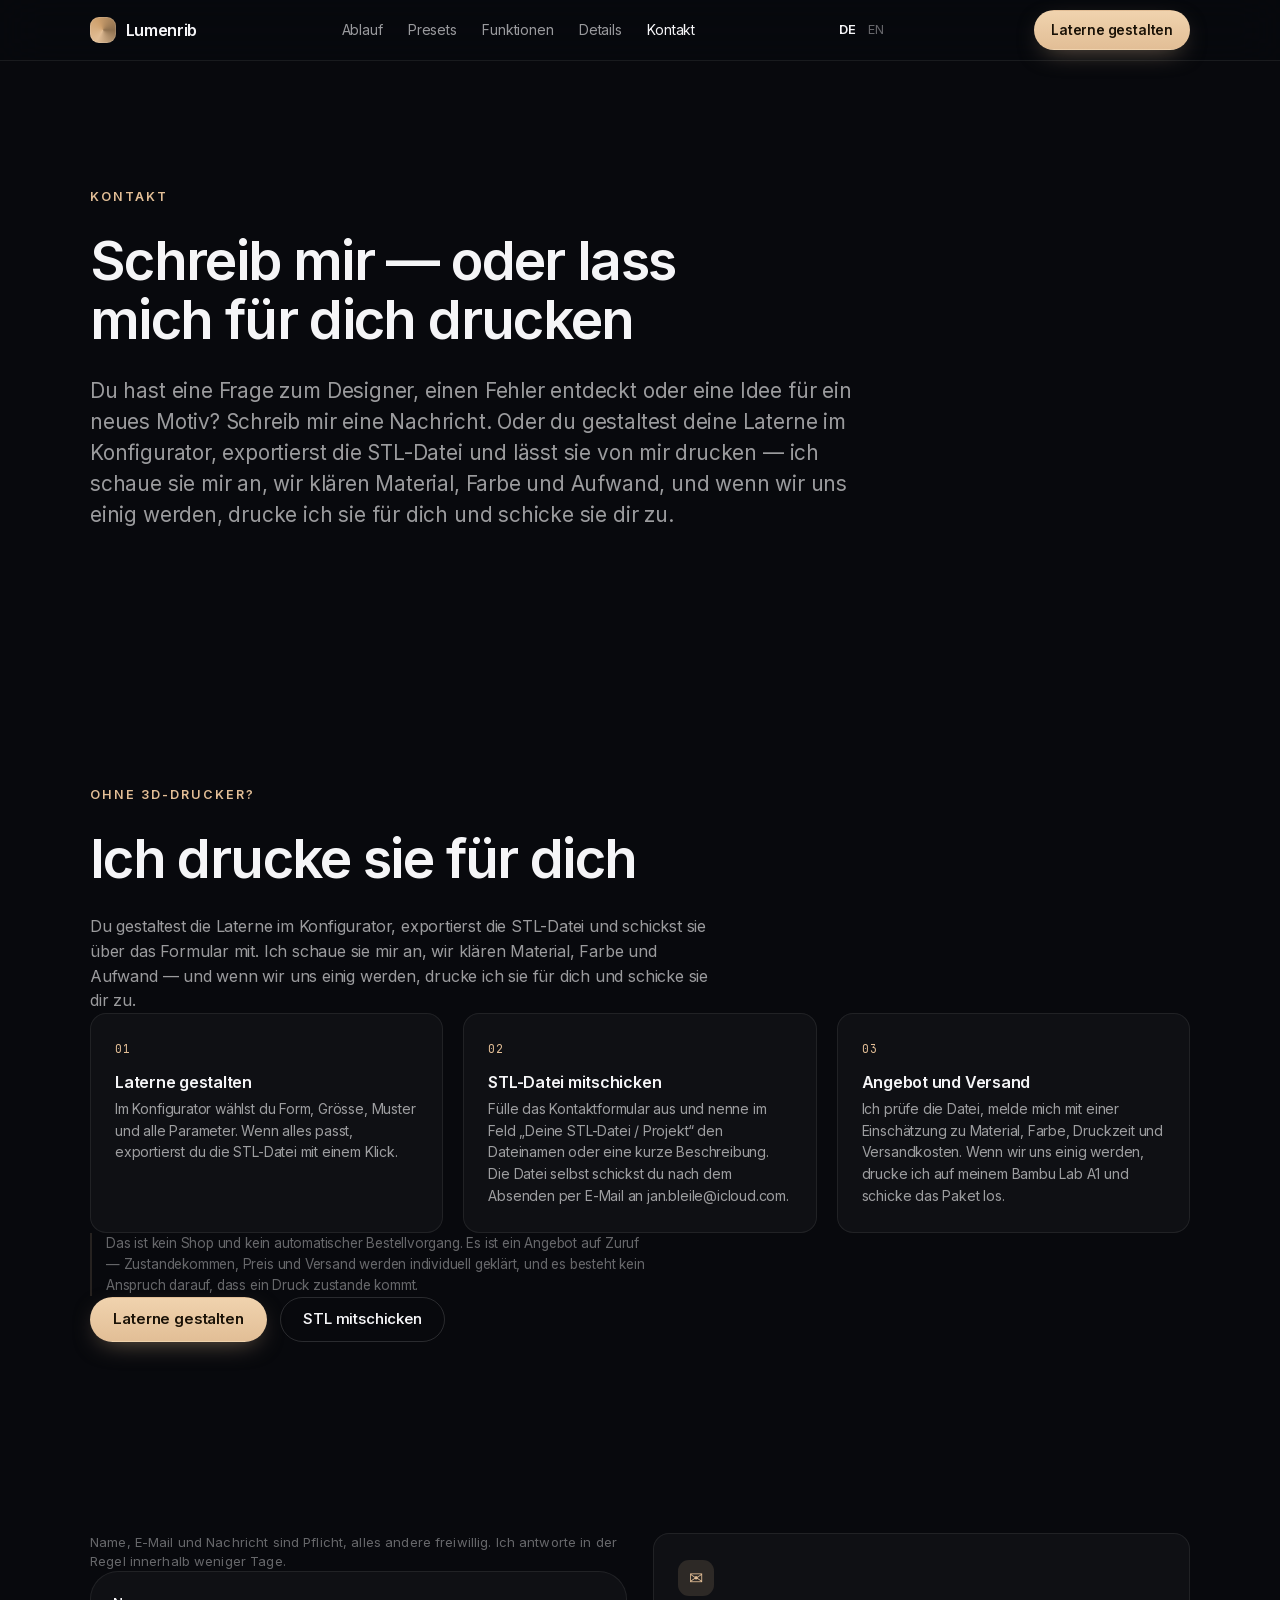
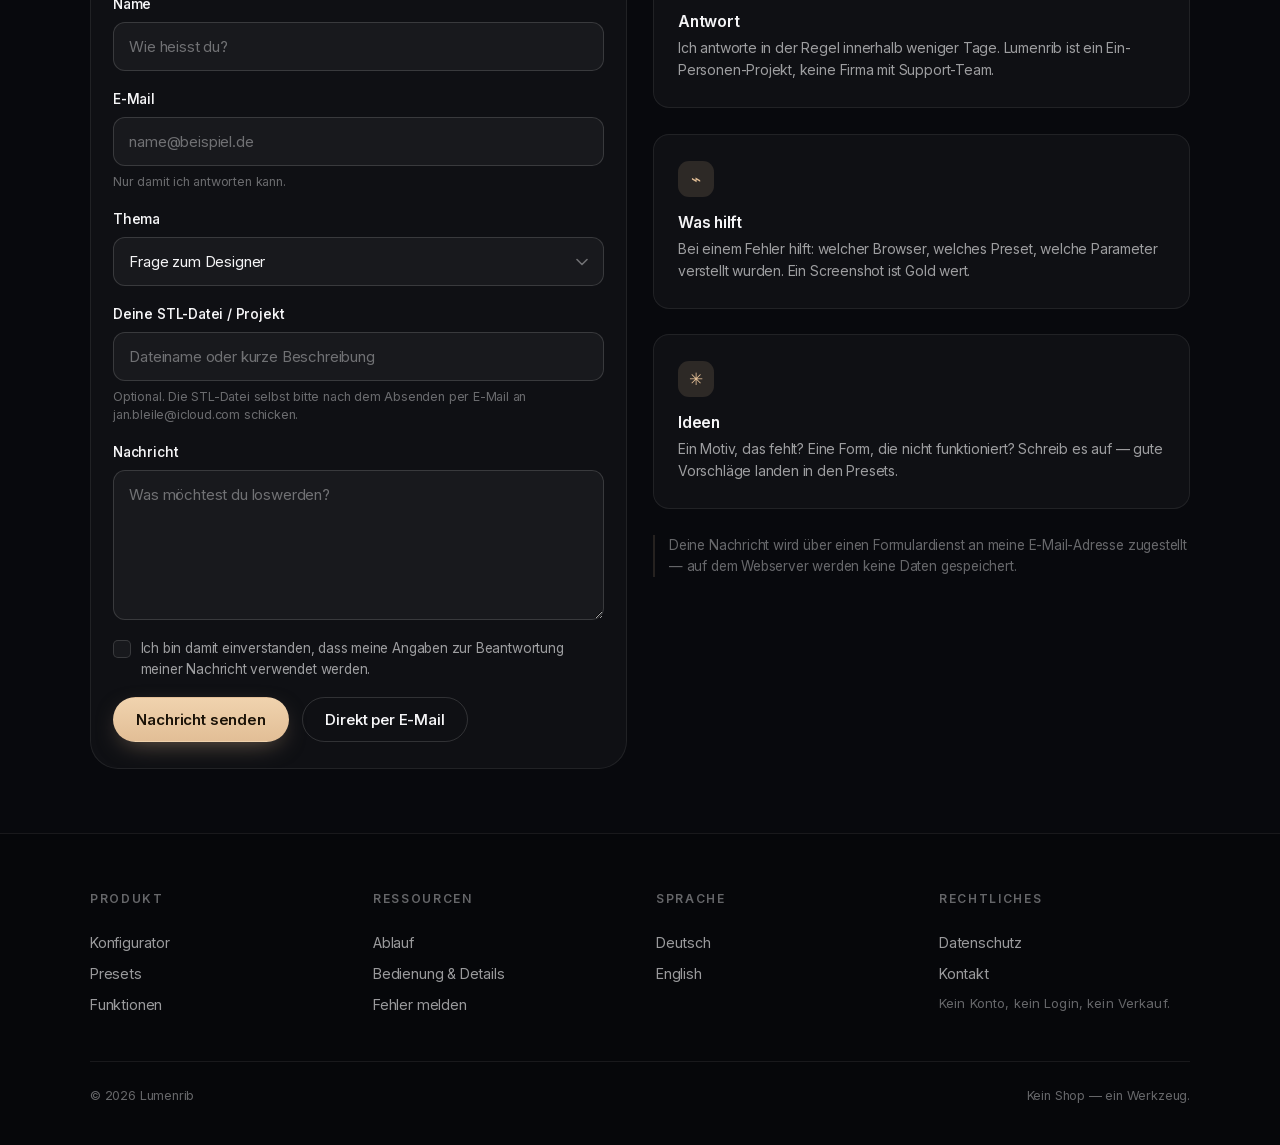
<file: kontakt.html>
<!DOCTYPE html>
<html lang="de">
<head>
  <meta charset="utf-8">
  <meta http-equiv="Content-Security-Policy" content="default-src 'self'; script-src 'self'; style-src 'self' 'unsafe-inline'; img-src 'self' data:; font-src 'self'; media-src 'self'; connect-src 'self' https://eggrvcohkaizbcsxtywi.supabase.co; form-action 'self'; base-uri 'self'; object-src 'none'; frame-ancestors 'none'; upgrade-insecure-requests">
  <meta name="viewport" content="width=device-width, initial-scale=1, viewport-fit=cover">
  <title>Kontakt — Lumenrib</title>
  <meta name="description" content="Fragen zum Laternen-Designer, Fehler melden, Ideen für Motive oder Fotos vom Druckergebnis: Schreib mir über das Kontaktformular oder per E-Mail.">
  <meta name="theme-color" content="#08090d">

  <meta property="og:type" content="website">
  <meta property="og:title" content="Kontakt — Lumenrib">
  <meta property="og:description" content="Fragen zum Designer, ein Fehler, eine Idee für ein Motiv oder ein Foto des Druckergebnisses sind willkommen.">
  <meta property="og:image" content="https://lumenrib.me/assets/img/wide-hero.webp">
  <meta property="og:url" content="https://lumenrib.me/kontakt.html">
  <link rel="canonical" href="https://lumenrib.me/kontakt.html">
  <meta property="og:locale" content="de_DE">
  <meta property="og:locale:alternate" content="en_US">

  <link rel="icon" type="image/svg+xml" href="data:image/svg+xml,%3Csvg xmlns='http://www.w3.org/2000/svg' viewBox='0 0 64 64'%3E%3Crect width='64' height='64' rx='14' fill='%2308090d'/%3E%3Ccircle cx='32' cy='32' r='15' fill='%23e2be96'/%3E%3C/svg%3E">
  <link rel="stylesheet" href="assets/css/site.css">
  <link rel="stylesheet" href="assets/css/fonts.css">
  <script src="assets/js/site.js" defer></script>
  <script src="assets/js/track.js" defer></script>

  <link rel="alternate" hreflang="de" href="https://lumenrib.me/kontakt.html">
  <link rel="alternate" hreflang="en" href="https://lumenrib.me/en/contact.html">
  <link rel="alternate" hreflang="x-default" href="https://lumenrib.me/kontakt.html">
  <meta name="referrer" content="strict-origin-when-cross-origin">
</head>
<body>

  <!-- 1 · Navigation -->
  <nav class="nav" aria-label="Hauptnavigation">
    <div class="nav-inner wrap">
      <a class="nav-brand" href="index.html" aria-label="Lumenrib — Startseite">
        <span class="nav-mark" aria-hidden="true"></span>
        <span>Lumenrib</span>
      </a>
      <div class="nav-links">
        <a class="nav-link" href="index.html#ablauf">Ablauf</a>
        <a class="nav-link" href="index.html#presets">Presets</a>
        <a class="nav-link" href="index.html#funktionen">Funktionen</a>
        <a class="nav-link" href="index.html#details">Details</a>
        <a class="nav-link" href="kontakt.html" aria-current="page">Kontakt</a>
      </div>
      <div class="lang" aria-label="Sprache">
        <span aria-current="true">DE</span>
        <a href="en/contact.html" hreflang="en" lang="en">EN</a>
      </div>
      <a class="nav-cta" href="konfigurator.html">Laterne gestalten</a>
    </div>
  </nav>

  <main id="main">

    <!-- 2 · Kopf -->
    <section class="section wrap reveal" aria-labelledby="contact-title">
      <div class="grid">
        <p class="eyebrow">Kontakt</p>
        <h1 class="display-l" id="contact-title">Schreib mir — oder lass mich für dich drucken</h1>
        <p class="lede">Du hast eine Frage zum Designer, einen Fehler entdeckt oder eine Idee für ein neues Motiv? Schreib mir eine Nachricht. Oder du gestaltest deine Laterne im Konfigurator, exportierst die STL-Datei und lässt sie von mir drucken — ich schaue sie mir an, wir klären Material, Farbe und Aufwand, und wenn wir uns einig werden, drucke ich sie für dich und schicke sie dir zu.</p>
      </div>
    </section>

    <!-- 3 · Service: Ich drucke für dich -->
    <section class="section wrap reveal" aria-labelledby="print-service-title">
      <div class="grid">
        <p class="eyebrow">Ohne 3D-Drucker?</p>
        <h2 class="display-l" id="print-service-title">Ich drucke sie für dich</h2>
        <p class="body">Du gestaltest die Laterne im Konfigurator, exportierst die STL-Datei und schickst sie über das Formular mit. Ich schaue sie mir an, wir klären Material, Farbe und Aufwand — und wenn wir uns einig werden, drucke ich sie für dich und schicke sie dir zu.</p>
      </div>

      <ul class="steps reveal" data-reveal-delay="1">
        <li class="step">
          <span class="step__num">01</span>
          <h3 class="step__title">Laterne gestalten</h3>
          <p class="step__text">Im Konfigurator wählst du Form, Grösse, Muster und alle Parameter. Wenn alles passt, exportierst du die STL-Datei mit einem Klick.</p>
        </li>
        <li class="step">
          <span class="step__num">02</span>
          <h3 class="step__title">STL-Datei mitschicken</h3>
          <p class="step__text">Fülle das Kontaktformular aus und nenne im Feld „Deine STL-Datei / Projekt“ den Dateinamen oder eine kurze Beschreibung. Die Datei selbst schickst du nach dem Absenden per E-Mail an jan.bleile@icloud.com.</p>
        </li>
        <li class="step">
          <span class="step__num">03</span>
          <h3 class="step__title">Angebot und Versand</h3>
          <p class="step__text">Ich prüfe die Datei, melde mich mit einer Einschätzung zu Material, Farbe, Druckzeit und Versandkosten. Wenn wir uns einig werden, drucke ich auf meinem Bambu Lab A1 und schicke das Paket los.</p>
        </li>
      </ul>

      <p class="note reveal" data-reveal-delay="2">Das ist kein Shop und kein automatischer Bestellvorgang. Es ist ein Angebot auf Zuruf — Zustandekommen, Preis und Versand werden individuell geklärt, und es besteht kein Anspruch darauf, dass ein Druck zustande kommt.</p>

      <div class="btn-row reveal" data-reveal-delay="3">
        <a class="btn btn--primary" href="konfigurator.html">Laterne gestalten</a>
        <a class="btn btn--ghost" href="#formular">STL mitschicken</a>
      </div>
    </section>

    <!-- 4 · Formular + Hinweise -->
    <section id="formular" class="section--tight wrap reveal" aria-label="Kontaktformular und Hinweise">
      <div class="grid grid--2">

        <div>
          <p class="caption">Name, E-Mail und Nachricht sind Pflicht, alles andere freiwillig. Ich antworte in der Regel innerhalb weniger Tage.</p>
          <div class="card reveal" data-reveal-delay="1">
            <div class="card__body">
              <form class="form" data-contact
                    action=""
                    method="POST"
                    data-mailto="jan.bleile@icloud.com"
                    data-msg-sending="Wird gesendet …"
                    data-msg-ok="Danke! Deine Nachricht ist angekommen."
                    data-msg-err="Das hat leider nicht geklappt. Schreib mir direkt per E-Mail."
                    data-msg-name="Bitte gib deinen Namen ein (mindestens 2 Zeichen)."
                    data-msg-mail="Bitte gib eine gültige E-Mail-Adresse ein."
                    data-msg-text="Bitte schreib mir mindestens 10 Zeichen."
                    data-msg-email="Bitte gib eine gültige E-Mail-Adresse ein."
                    data-msg-message="Bitte schreib mir mindestens 10 Zeichen.">
                <input type="text" name="website" class="sr-only" tabindex="-1" autocomplete="off" aria-hidden="true">
                <div class="field">
                  <label class="field__label" for="name">Name</label>
                  <input class="input" id="name" name="name" type="text" required autocomplete="name" placeholder="Wie heisst du?">
                </div>
                <div class="field">
                  <label class="field__label" for="email">E-Mail</label>
                  <input class="input" id="email" name="email" type="email" required autocomplete="email" placeholder="name@beispiel.de">
                  <span class="field__hint">Nur damit ich antworten kann.</span>
                </div>
                <div class="field">
                  <label class="field__label" for="topic">Thema</label>
                  <select class="select" id="topic" name="topic">
                    <option>Frage zum Designer</option>
                    <option>Fehler melden</option>
                    <option>Idee für ein Motiv oder Preset</option>
                    <option>Druckergebnis / Foto</option>
                    <option>Sonstiges</option>
                  </select>
                </div>
                <div class="field">
                  <label class="field__label" for="project">Deine STL-Datei / Projekt</label>
                  <input class="input" id="project" name="project" type="text" autocomplete="off" placeholder="Dateiname oder kurze Beschreibung">
                  <span class="field__hint">Optional. Die STL-Datei selbst bitte nach dem Absenden per E-Mail an jan.bleile@icloud.com schicken.</span>
                </div>
                <div class="field">
                  <label class="field__label" for="message">Nachricht</label>
                  <textarea class="textarea" id="message" name="message" required placeholder="Was möchtest du loswerden?"></textarea>
                </div>
                <label class="checkbox">
                  <input type="checkbox" name="consent" required>
                  <span>Ich bin damit einverstanden, dass meine Angaben zur Beantwortung meiner Nachricht verwendet werden.</span>
                </label>
                <p class="form__status" role="status" aria-live="polite"></p>
                <div class="btn-row">
                  <button class="btn btn--primary" type="submit">Nachricht senden</button>
                  <a class="btn btn--ghost" href="mailto:jan.bleile@icloud.com">Direkt per E-Mail</a>
                </div>
              </form>
            </div>
          </div>
        </div>

        <div>
          <div class="grid">
            <div class="feature reveal" data-reveal-delay="1">
              <span class="feature__icon" aria-hidden="true">✉&#xFE0E;</span>
              <h2 class="feature__title">Antwort</h2>
              <p class="feature__text">Ich antworte in der Regel innerhalb weniger Tage. Lumenrib ist ein Ein-Personen-Projekt, keine Firma mit Support-Team.</p>
            </div>
            <div class="feature reveal" data-reveal-delay="2">
              <span class="feature__icon" aria-hidden="true">⌁</span>
              <h2 class="feature__title">Was hilft</h2>
              <p class="feature__text">Bei einem Fehler hilft: welcher Browser, welches Preset, welche Parameter verstellt wurden. Ein Screenshot ist Gold wert.</p>
            </div>
            <div class="feature reveal" data-reveal-delay="3">
              <span class="feature__icon" aria-hidden="true">✳&#xFE0E;</span>
              <h2 class="feature__title">Ideen</h2>
              <p class="feature__text">Ein Motiv, das fehlt? Eine Form, die nicht funktioniert? Schreib es auf — gute Vorschläge landen in den Presets.</p>
            </div>
            <p class="note">Deine Nachricht wird über einen Formulardienst an meine E-Mail-Adresse zugestellt — auf dem Webserver werden keine Daten gespeichert.</p>
          </div>
        </div>

      </div>
    </section>

  </main>

  <!-- 5 · Footer -->
  <footer class="footer">
    <div class="wrap">
      <div class="footer-grid">
        <div class="footer-col">
          <h2 class="footer-title">Produkt</h2>
          <a href="konfigurator.html">Konfigurator</a>
          <a href="index.html#presets">Presets</a>
          <a href="index.html#funktionen">Funktionen</a>
        </div>
        <div class="footer-col">
          <h2 class="footer-title">Ressourcen</h2>
          <a href="index.html#ablauf">Ablauf</a>
          <a href="index.html#details">Bedienung & Details</a>
          <a href="kontakt.html">Fehler melden</a>
        </div>
        <div class="footer-col">
          <h2 class="footer-title">Sprache</h2>
          <a href="kontakt.html" hreflang="de" aria-current="page">Deutsch</a>
          <a href="en/contact.html" hreflang="en" lang="en">English</a>
        </div>
        <div class="footer-col">
          <h2 class="footer-title">Rechtliches</h2>
          <a href="datenschutz.html">Datenschutz</a>
          <a href="kontakt.html">Kontakt</a>
          <p class="caption">Kein Konto, kein Login, kein Verkauf.</p>
        </div>
      </div>
      <div class="footer-note">
        <p>© <span data-year>2026</span> Lumenrib</p>
        <p>Kein Shop — ein Werkzeug.</p>
      </div>
    </div>
  </footer>

</body>
</html>
</file>
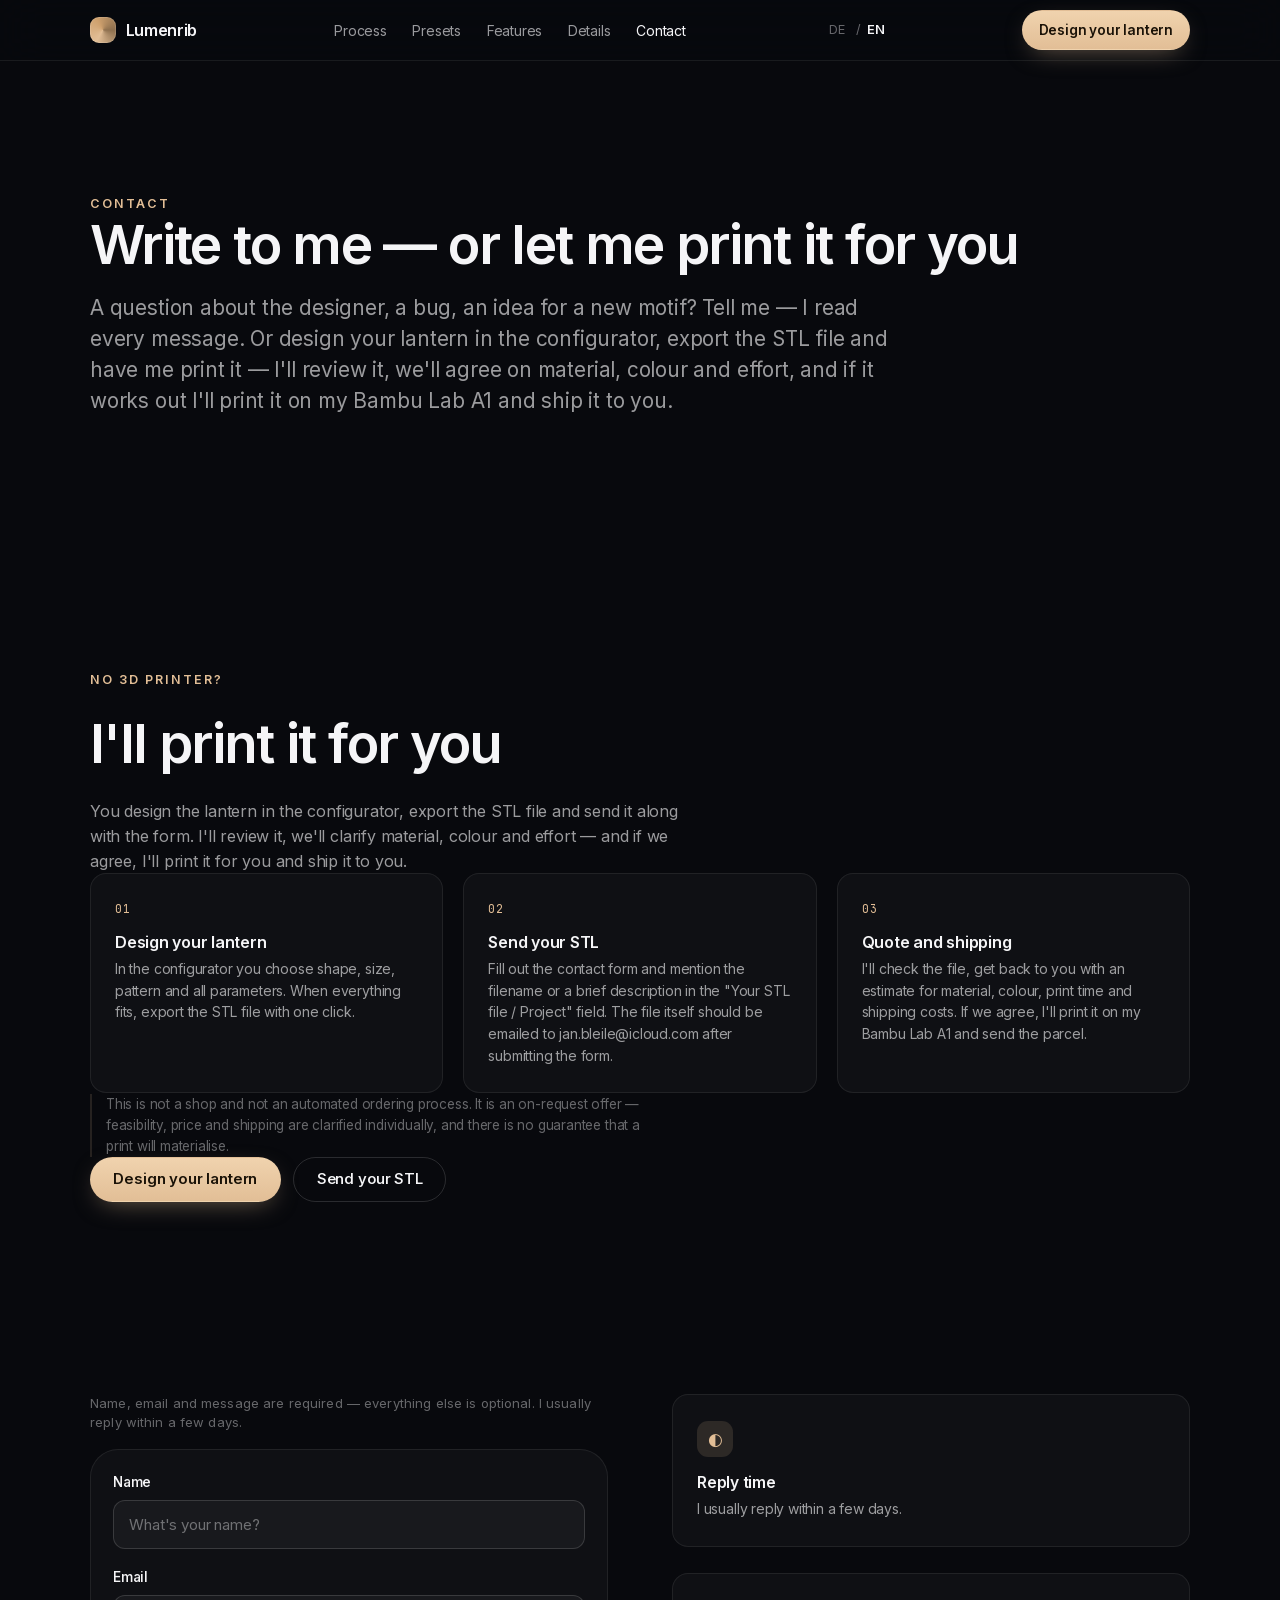
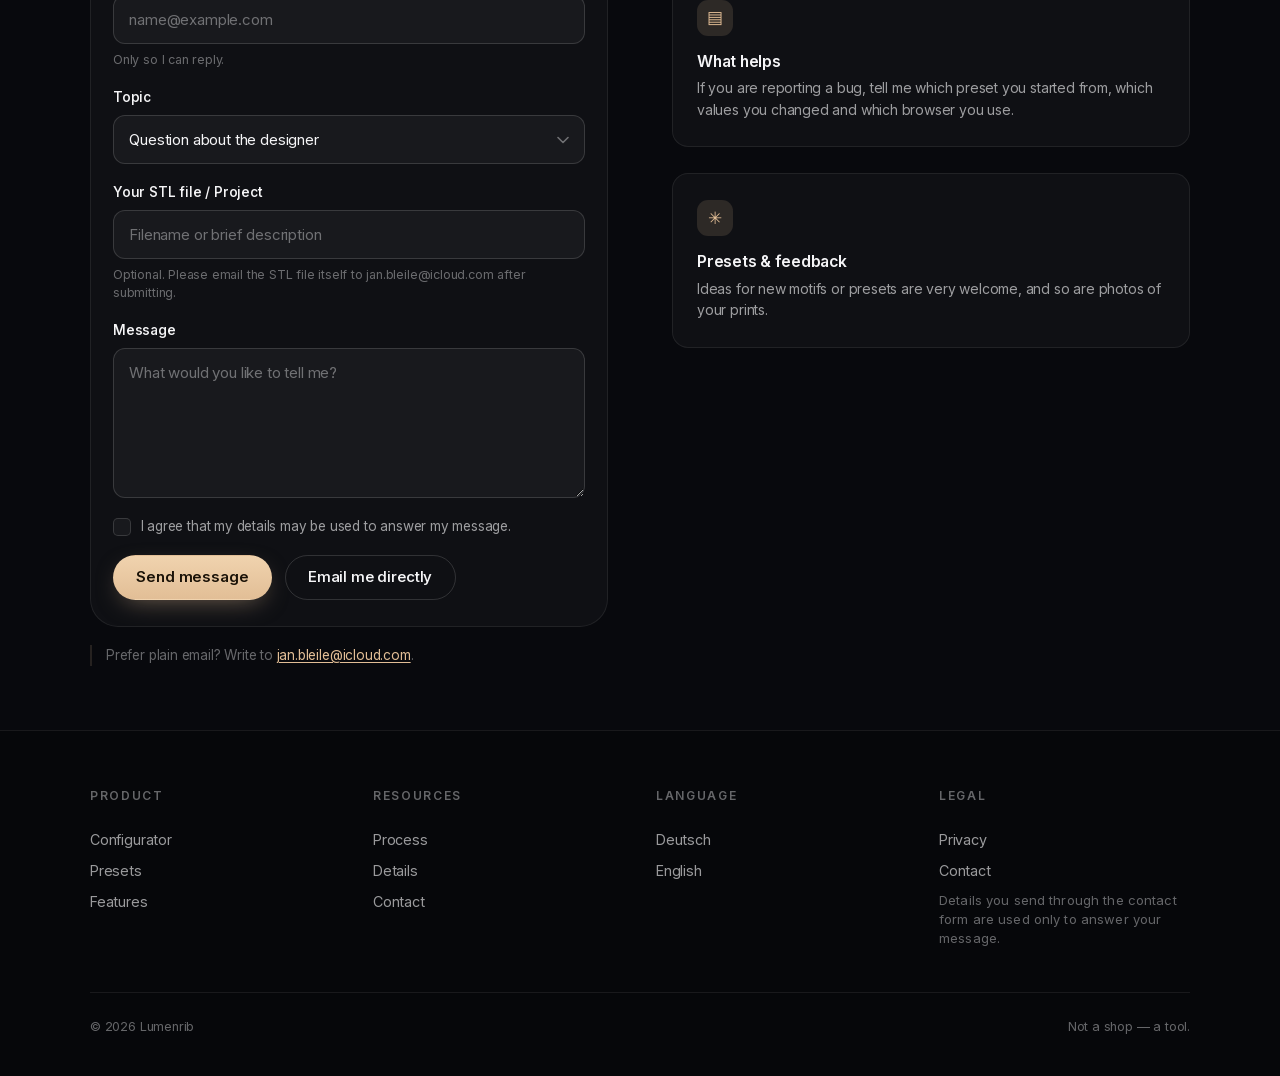
<file: en/contact.html>
<!DOCTYPE html>
<html lang="en">
<head>
  <meta charset="utf-8">
  <meta http-equiv="Content-Security-Policy" content="default-src 'self'; script-src 'self'; style-src 'self' 'unsafe-inline'; img-src 'self' data:; font-src 'self'; media-src 'self'; connect-src 'self' https://eggrvcohkaizbcsxtywi.supabase.co; form-action 'self'; base-uri 'self'; object-src 'none'; frame-ancestors 'none'; upgrade-insecure-requests">
  <meta name="viewport" content="width=device-width, initial-scale=1">
  <title>Contact — Lumenrib</title>
  <meta name="description" content="Questions about the lantern designer, a bug, or an idea for a new motif? Write to Lumenrib using the contact form.">
  <meta name="theme-color" content="#08090d">

  <meta property="og:type" content="website">
  <meta property="og:site_name" content="Lumenrib">
  <meta property="og:locale" content="en_GB">
  <meta property="og:title" content="Contact — Lumenrib">
  <meta property="og:description" content="Questions, bug reports or ideas for new motifs and presets are welcome.">
  <meta property="og:image" content="https://lumenrib.me/assets/img/wide-hero.webp">
  <meta property="og:url" content="https://lumenrib.me/en/contact.html">
  <link rel="canonical" href="https://lumenrib.me/en/contact.html">

  <link rel="icon" href="data:image/svg+xml,%3Csvg xmlns='http://www.w3.org/2000/svg' viewBox='0 0 32 32'%3E%3Crect width='32' height='32' rx='8' fill='%2308090d'/%3E%3Ccircle cx='16' cy='16' r='7' fill='%23e2be96'/%3E%3C/svg%3E">
  <link rel="stylesheet" href="../assets/css/site.css">
  <link rel="stylesheet" href="../assets/css/fonts.css">
  <script src="../assets/js/site.js" defer></script>
  <script src="../assets/js/track.js" defer></script>

  <link rel="alternate" hreflang="de" href="https://lumenrib.me/kontakt.html">
  <link rel="alternate" hreflang="en" href="https://lumenrib.me/en/contact.html">
  <link rel="alternate" hreflang="x-default" href="https://lumenrib.me/kontakt.html">
  <meta name="referrer" content="strict-origin-when-cross-origin">
</head>
<body>

  <nav class="nav" aria-label="Main navigation">
    <div class="wrap nav-inner">
      <a class="nav-brand" href="index.html" aria-label="Lumenrib — home">
        <span class="nav-mark" aria-hidden="true"></span>
        <span>Lumenrib</span>
      </a>
      <ul class="nav-links">
        <li><a class="nav-link" href="index.html#process">Process</a></li>
        <li><a class="nav-link" href="index.html#presets">Presets</a></li>
        <li><a class="nav-link" href="index.html#features">Features</a></li>
        <li><a class="nav-link" href="index.html#details">Details</a></li>
        <li><a class="nav-link" href="contact.html" aria-current="page">Contact</a></li>
      </ul>
      <div class="lang" aria-label="Language">
        <a href="../kontakt.html" hreflang="de" lang="de">DE</a>
        <span aria-hidden="true">/</span>
        <span aria-current="true">EN</span>
      </div>
      <a class="nav-cta" href="configurator.html">Design your lantern</a>
    </div>
  </nav>

  <main>

    <section class="section wrap reveal">
      <span class="eyebrow">Contact</span>
      <h1 class="display-l">Write to me — or let me print it for you</h1>
      <p class="lede" style="margin-top: 1.1rem">A question about the designer, a bug, an idea for a new motif? Tell me — I read every message. Or design your lantern in the configurator, export the STL file and have me print it — I'll review it, we'll agree on material, colour and effort, and if it works out I'll print it on my Bambu Lab A1 and ship it to you.</p>
    </section>

    <!-- Service: I'll print for you -->
    <section class="section wrap reveal" aria-labelledby="print-service-title">
      <div class="grid">
        <p class="eyebrow">No 3D printer?</p>
        <h2 class="display-l" id="print-service-title">I'll print it for you</h2>
        <p class="body">You design the lantern in the configurator, export the STL file and send it along with the form. I'll review it, we'll clarify material, colour and effort — and if we agree, I'll print it for you and ship it to you.</p>
      </div>

      <ul class="steps reveal" data-reveal-delay="1">
        <li class="step">
          <span class="step__num">01</span>
          <h3 class="step__title">Design your lantern</h3>
          <p class="step__text">In the configurator you choose shape, size, pattern and all parameters. When everything fits, export the STL file with one click.</p>
        </li>
        <li class="step">
          <span class="step__num">02</span>
          <h3 class="step__title">Send your STL</h3>
          <p class="step__text">Fill out the contact form and mention the filename or a brief description in the "Your STL file / Project" field. The file itself should be emailed to jan.bleile@icloud.com after submitting the form.</p>
        </li>
        <li class="step">
          <span class="step__num">03</span>
          <h3 class="step__title">Quote and shipping</h3>
          <p class="step__text">I'll check the file, get back to you with an estimate for material, colour, print time and shipping costs. If we agree, I'll print it on my Bambu Lab A1 and send the parcel.</p>
        </li>
      </ul>

      <p class="note reveal" data-reveal-delay="2">This is not a shop and not an automated ordering process. It is an on-request offer — feasibility, price and shipping are clarified individually, and there is no guarantee that a print will materialise.</p>

      <div class="btn-row reveal" data-reveal-delay="3">
        <a class="btn btn--primary" href="configurator.html">Design your lantern</a>
        <a class="btn btn--ghost" href="#contact-form">Send your STL</a>
      </div>
    </section>

    <section id="contact-form" class="section section--tight wrap">
      <div class="showcase" style="align-items: start">

        <div class="showcase__body reveal">
          <p class="caption">Name, email and message are required — everything else is optional. I usually reply within a few days.</p>
          <div class="card reveal" data-reveal-delay="1">
            <div class="card__body">
              <form class="form" data-contact
                    action=""
                    method="POST"
                    data-mailto="jan.bleile@icloud.com"
                    data-msg-sending="Sending …"
                    data-msg-ok="Thank you! Your message has arrived."
                    data-msg-err="Sorry, that didn't work. Please email me directly."
                    data-msg-name="Please enter your name (at least 2 characters)."
                    data-msg-mail="Please enter a valid email address."
                    data-msg-text="Please write at least 10 characters."
                    data-msg-email="Please enter a valid email address."
                    data-msg-message="Please write at least 10 characters.">
                <input type="text" name="website" class="sr-only" tabindex="-1" autocomplete="off" aria-hidden="true">
                <div class="field">
                  <label class="field__label" for="name">Name</label>
                  <input class="input" id="name" name="name" type="text" required autocomplete="name" placeholder="What's your name?">
                </div>
                <div class="field">
                  <label class="field__label" for="email">Email</label>
                  <input class="input" id="email" name="email" type="email" required autocomplete="email" placeholder="name@example.com">
                  <span class="field__hint">Only so I can reply.</span>
                </div>
                <div class="field">
                  <label class="field__label" for="topic">Topic</label>
                  <select class="select" id="topic" name="topic">
                    <option>Question about the designer</option>
                    <option>Report a bug</option>
                    <option>Idea for a motif or preset</option>
                    <option>Print result / photo</option>
                    <option>Something else</option>
                  </select>
                </div>
                <div class="field">
                  <label class="field__label" for="project">Your STL file / Project</label>
                  <input class="input" id="project" name="project" type="text" autocomplete="off" placeholder="Filename or brief description">
                  <span class="field__hint">Optional. Please email the STL file itself to jan.bleile@icloud.com after submitting.</span>
                </div>
                <div class="field">
                  <label class="field__label" for="message">Message</label>
                  <textarea class="textarea" id="message" name="message" required placeholder="What would you like to tell me?"></textarea>
                </div>
                <label class="checkbox">
                  <input type="checkbox" name="consent" required>
                  <span>I agree that my details may be used to answer my message.</span>
                </label>
                <p class="form__status" role="status" aria-live="polite"></p>
                <div class="btn-row">
                  <button class="btn btn--primary" type="submit">Send message</button>
                  <a class="btn btn--ghost" href="mailto:jan.bleile@icloud.com">Email me directly</a>
                </div>
              </form>
            </div>
          </div>
          <p class="note">Prefer plain email? Write to <a href="mailto:jan.bleile@icloud.com">jan.bleile@icloud.com</a>.</p>
        </div>

        <div class="grid reveal" data-reveal-delay="1">
          <div class="feature">
            <div class="feature__icon" aria-hidden="true">◐</div>
            <h2 class="feature__title">Reply time</h2>
            <p class="feature__text">I usually reply within a few days.</p>
          </div>
          <div class="feature">
            <div class="feature__icon" aria-hidden="true">▤</div>
            <h2 class="feature__title">What helps</h2>
            <p class="feature__text">If you are reporting a bug, tell me which preset you started from, which values you changed and which browser you use.</p>
          </div>
          <div class="feature">
            <div class="feature__icon" aria-hidden="true">✳</div>
            <h2 class="feature__title">Presets & feedback</h2>
            <p class="feature__text">Ideas for new motifs or presets are very welcome, and so are photos of your prints.</p>
          </div>
        </div>

      </div>
    </section>

  </main>

  <footer class="footer">
    <div class="wrap">
      <div class="footer-grid">
        <div class="footer-col">
          <p class="footer-title">Product</p>
          <ul>
            <li><a href="configurator.html">Configurator</a></li>
            <li><a href="index.html#presets">Presets</a></li>
            <li><a href="index.html#features">Features</a></li>
          </ul>
        </div>
        <div class="footer-col">
          <p class="footer-title">Resources</p>
          <ul>
            <li><a href="index.html#process">Process</a></li>
            <li><a href="index.html#details">Details</a></li>
            <li><a href="contact.html">Contact</a></li>
          </ul>
        </div>
        <div class="footer-col">
          <p class="footer-title">Language</p>
          <ul>
            <li><a href="../kontakt.html" hreflang="de" lang="de">Deutsch</a></li>
            <li><span aria-current="true">English</span></li>
          </ul>
        </div>
        <div class="footer-col">
          <p class="footer-title">Legal</p>
          <ul>
            <li><a href="privacy.html">Privacy</a></li>
            <li><a href="contact.html">Contact</a></li>
          </ul>
          <p class="caption">Details you send through the contact form are used only to answer your message.</p>
        </div>
      </div>
      <div class="footer-note">
        <span>© <span data-year>2026</span> Lumenrib</span>
        <span>Not a shop — a tool.</span>
      </div>
    </div  </footer>

</body>
</html>
</file>
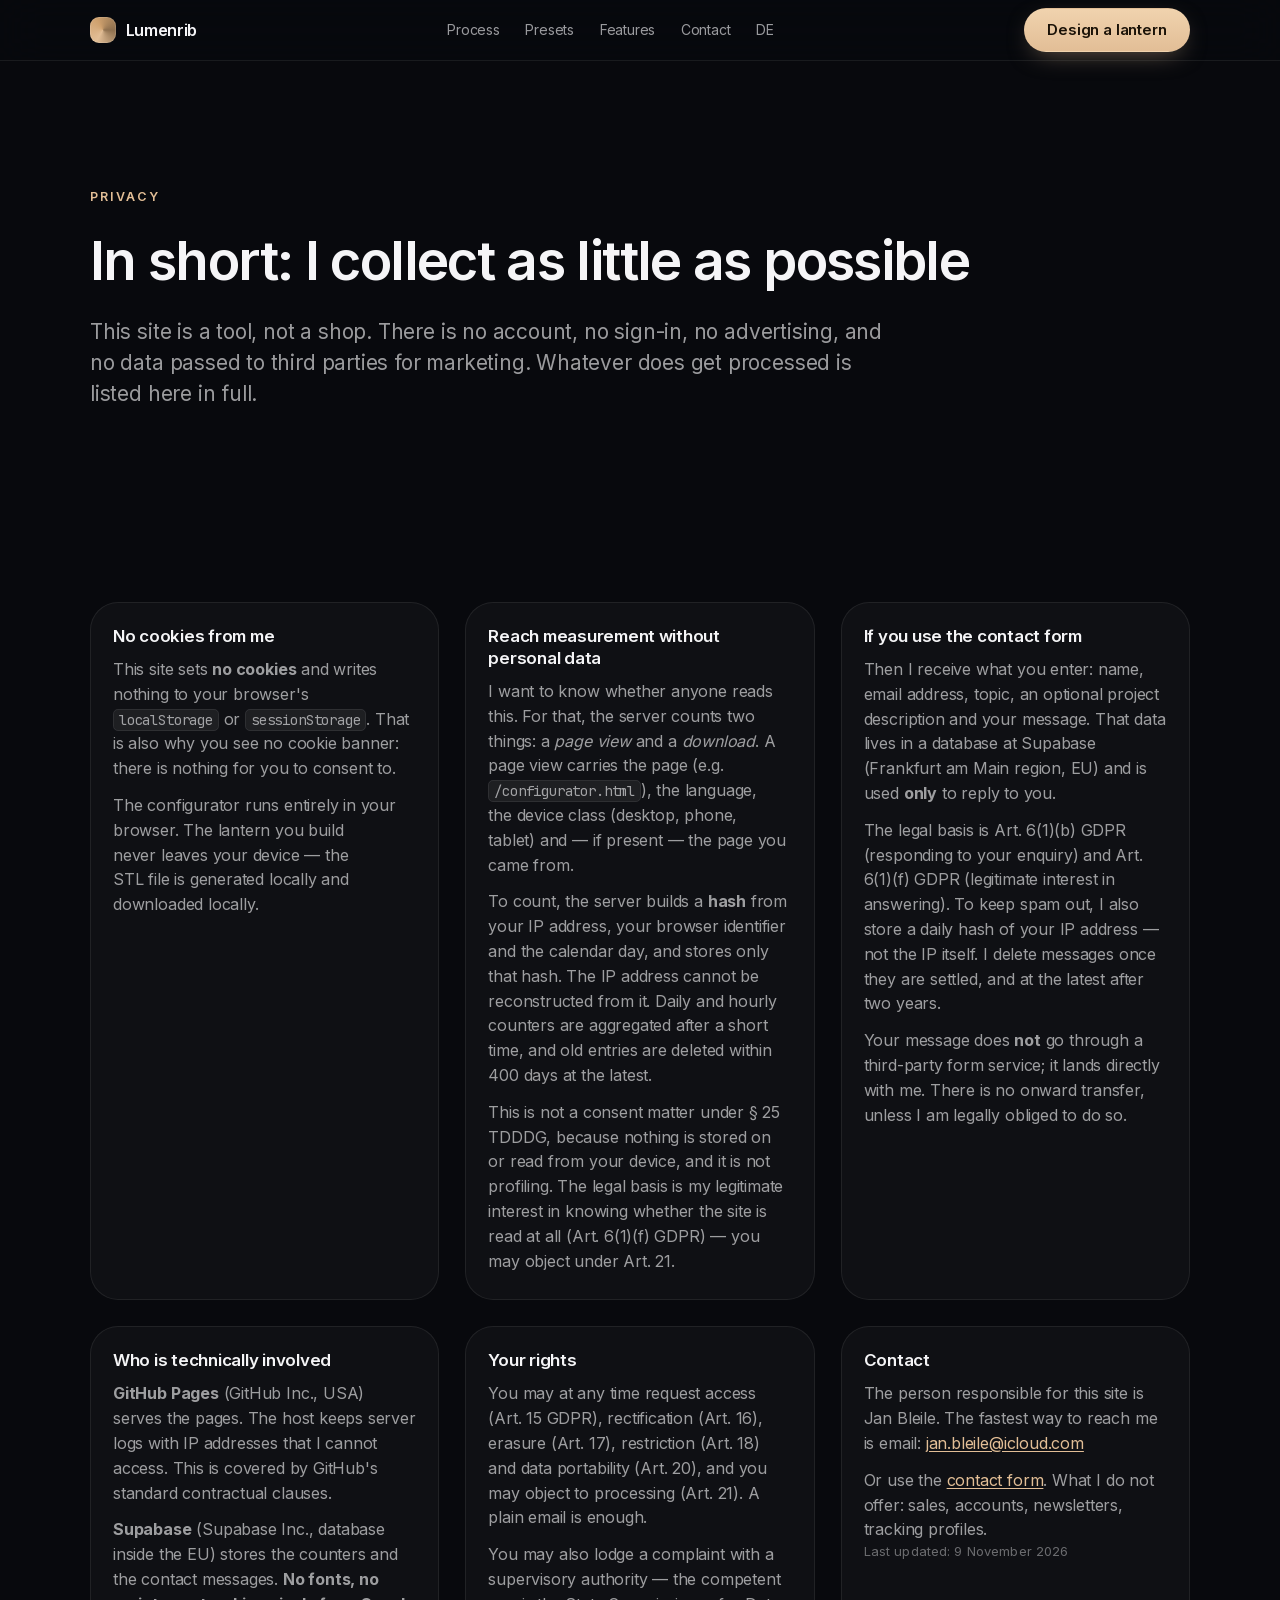
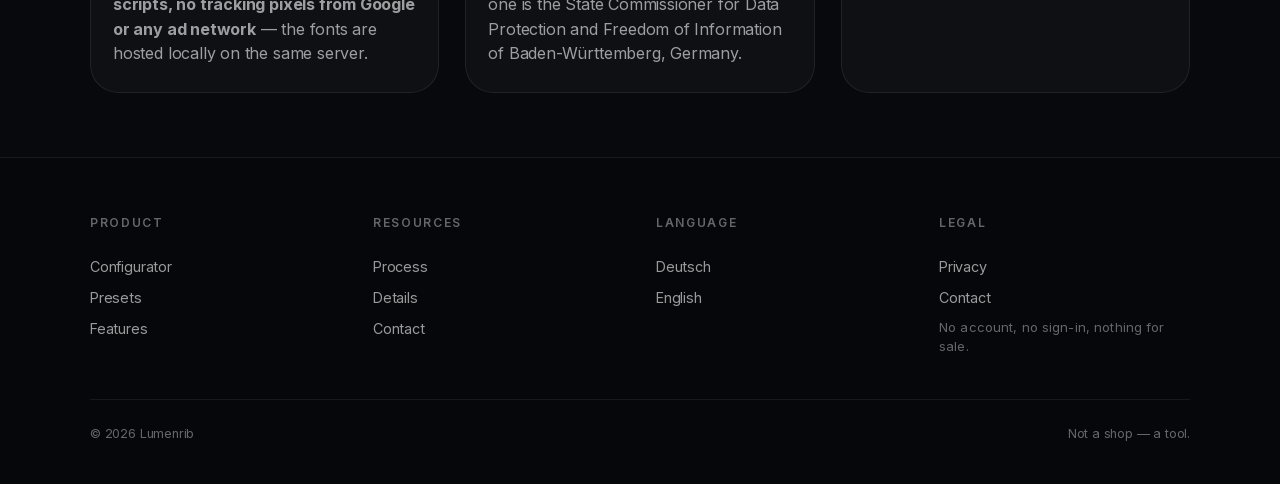
<file: en/privacy.html>
<!DOCTYPE html>
<html lang="en">
<head>
  <meta charset="utf-8">
  <meta http-equiv="Content-Security-Policy" content="default-src 'self'; script-src 'self'; style-src 'self' 'unsafe-inline'; img-src 'self' data:; font-src 'self'; media-src 'self'; connect-src 'self' https://eggrvcohkaizbcsxtywi.supabase.co; form-action 'self'; base-uri 'self'; object-src 'none'; frame-ancestors 'none'; upgrade-insecure-requests">
  <meta name="viewport" content="width=device-width, initial-scale=1, viewport-fit=cover">
  <title>Privacy — Lumenrib</title>
  <meta name="description" content="What Lumenrib stores, what it does not — and why there is no cookie banner.">
  <meta name="theme-color" content="#08090d">
  <meta name="referrer" content="strict-origin-when-cross-origin">

  <meta property="og:type" content="website">
  <meta property="og:title" content="Privacy — Lumenrib">
  <meta property="og:url" content="https://lumenrib.me/en/privacy.html">
  <link rel="canonical" href="https://lumenrib.me/en/privacy.html">
  <meta property="og:locale" content="en_US">
  <link rel="alternate" hreflang="de" href="https://lumenrib.me/datenschutz.html">
  <link rel="alternate" hreflang="en" href="https://lumenrib.me/en/privacy.html">
  <link rel="alternate" hreflang="x-default" href="https://lumenrib.me/datenschutz.html">

  <link rel="icon" type="image/svg+xml" href="data:image/svg+xml,%3Csvg xmlns='http://www.w3.org/2000/svg' viewBox='0 0 64 64'%3E%3Crect width='64' height='64' rx='14' fill='%2308090d'/%3E%3Ccircle cx='32' cy='32' r='15' fill='%23e2be96'/%3E%3C/svg%3E">
  <link rel="stylesheet" href="../assets/css/site.css">
  <link rel="stylesheet" href="../assets/css/fonts.css">
</head>
<body>

  <nav class="nav" aria-label="Main navigation">
    <div class="nav-inner wrap">
      <a class="nav-brand" href="../index.html" aria-label="Lumenrib — home">
        <span class="nav-mark" aria-hidden="true"></span>
        <span>Lumenrib</span>
      </a>
      <div class="nav-links">
        <a class="nav-link" href="../index.html#process">Process</a>
        <a class="nav-link" href="../index.html#presets">Presets</a>
        <a class="nav-link" href="../index.html#features">Features</a>
        <a class="nav-link" href="contact.html">Contact</a>
        <a class="nav-link" href="../datenschutz.html" hreflang="de" lang="de">DE</a>
      </div>
      <a class="btn btn--primary nav-cta" href="configurator.html">Design a lantern</a>
    </div>
  </nav>

  <main id="main">

    <section class="section wrap reveal">
      <div class="grid">
        <p class="eyebrow">Privacy</p>
        <h1 class="display-l">In short: I collect as little as possible</h1>
        <p class="lede">This site is a tool, not a shop. There is no account, no sign-in, no advertising, and no data passed to third parties for marketing. Whatever does get processed is listed here in full.</p>
      </div>
    </section>

    <section class="section--tight wrap reveal">
      <div class="grid grid--2">

        <div class="card">
          <div class="card__body">
            <h2 class="card__title">No cookies from me</h2>
            <p class="body">This site sets <strong>no cookies</strong> and writes nothing to your browser's <code>localStorage</code> or <code>sessionStorage</code>. That is also why you see no cookie banner: there is nothing for you to consent to.</p>
            <p class="body">The configurator runs entirely in your browser. The lantern you build never leaves your device — the STL file is generated locally and downloaded locally.</p>
          </div>
        </div>

        <div class="card">
          <div class="card__body">
            <h2 class="card__title">Reach measurement without personal data</h2>
            <p class="body">I want to know whether anyone reads this. For that, the server counts two things: a <em>page view</em> and a <em>download</em>. A page view carries the page (e.g. <code>/configurator.html</code>), the language, the device class (desktop, phone, tablet) and — if present — the page you came from.</p>
            <p class="body">To count, the server builds a <strong>hash</strong> from your IP address, your browser identifier and the calendar day, and stores only that hash. The IP address cannot be reconstructed from it. Daily and hourly counters are aggregated after a short time, and old entries are deleted within 400 days at the latest.</p>
            <p class="body">This is not a consent matter under § 25 TDDDG, because nothing is stored on or read from your device, and it is not profiling. The legal basis is my legitimate interest in knowing whether the site is read at all (Art. 6(1)(f) GDPR) — you may object under Art. 21.</p>
          </div>
        </div>

        <div class="card">
          <div class="card__body">
            <h2 class="card__title">If you use the contact form</h2>
            <p class="body">Then I receive what you enter: name, email address, topic, an optional project description and your message. That data lives in a database at Supabase (Frankfurt am Main region, EU) and is used <strong>only</strong> to reply to you.</p>
            <p class="body">The legal basis is Art. 6(1)(b) GDPR (responding to your enquiry) and Art. 6(1)(f) GDPR (legitimate interest in answering). To keep spam out, I also store a daily hash of your IP address — not the IP itself. I delete messages once they are settled, and at the latest after two years.</p>
            <p class="body">Your message does <strong>not</strong> go through a third-party form service; it lands directly with me. There is no onward transfer, unless I am legally obliged to do so.</p>
          </div>
        </div>

        <div class="card">
          <div class="card__body">
            <h2 class="card__title">Who is technically involved</h2>
            <p class="body"><strong>GitHub Pages</strong> (GitHub Inc., USA) serves the pages. The host keeps server logs with IP addresses that I cannot access. This is covered by GitHub's standard contractual clauses.</p>
            <p class="body"><strong>Supabase</strong> (Supabase Inc., database inside the EU) stores the counters and the contact messages. <strong>No fonts, no scripts, no tracking pixels from Google or any ad network</strong> — the fonts are hosted locally on the same server.</p>
          </div>
        </div>

        <div class="card">
          <div class="card__body">
            <h2 class="card__title">Your rights</h2>
            <p class="body">You may at any time request access (Art. 15 GDPR), rectification (Art. 16), erasure (Art. 17), restriction (Art. 18) and data portability (Art. 20), and you may object to processing (Art. 21). A plain email is enough.</p>
            <p class="body">You may also lodge a complaint with a supervisory authority — the competent one is the State Commissioner for Data Protection and Freedom of Information of Baden-Württemberg, Germany.</p>
          </div>
        </div>

        <div class="card">
          <div class="card__body">
            <h2 class="card__title">Contact</h2>
            <p class="body">The person responsible for this site is Jan Bleile. The fastest way to reach me is email: <a class="legal-link" href="mailto:jan.bleile@icloud.com">jan.bleile@icloud.com</a></p>
            <p class="body">Or use the <a class="legal-link" href="contact.html">contact form</a>. What I do not offer: sales, accounts, newsletters, tracking profiles.</p>
            <p class="caption">Last updated: 9 November 2026</p>
          </div>
        </div>

      </div>
    </section>

  </main>

  <footer class="footer">
    <div class="wrap">
      <div class="footer-grid">
        <div class="footer-col">
          <p class="footer-title">Product</p>
          <ul>
            <li><a href="configurator.html">Configurator</a></li>
            <li><a href="../index.html#presets">Presets</a></li>
            <li><a href="../index.html#features">Features</a></li>
          </ul>
        </div>
        <div class="footer-col">
          <p class="footer-title">Resources</p>
          <ul>
            <li><a href="../index.html#process">Process</a></li>
            <li><a href="../index.html#details">Details</a></li>
            <li><a href="contact.html">Contact</a></li>
          </ul>
        </div>
        <div class="footer-col">
          <p class="footer-title">Language</p>
          <ul>
            <li><a href="../datenschutz.html" hreflang="de" lang="de">Deutsch</a></li>
            <li><span aria-current="true">English</span></li>
          </ul>
        </div>
        <div class="footer-col">
          <p class="footer-title">Legal</p>
          <ul>
            <li><a href="privacy.html">Privacy</a></li>
            <li><a href="contact.html">Contact</a></li>
          </ul>
          <p class="caption">No account, no sign-in, nothing for sale.</p>
        </div>
      </div>
      <div class="footer-note">
        <span>© <span data-year>2026</span> Lumenrib</span>
        <span>Not a shop — a tool.</span>
      </div>
    </div>
  </footer>

  <script src="../assets/js/site.js" defer></script>
  <script src="../assets/js/track.js" defer></script>
</body>
</html>
</file>
<file: assets/css/site.css>
/* ==========================================================================
   Lumenrib — Design-System
   Reines, handgeschriebenes CSS. Kein Framework, kein Build-Step.
   Einzige Design-Quelle für alle Landing-/Kontaktseiten.
   Breakpoints (mobile-first): 640 / 900 / 1200px
   ========================================================================== */

/* --------------------------------------------------------------------------
   1. Tokens
   -------------------------------------------------------------------------- */
:root {
  --bg: #08090d;
  --surface: rgba(255, 255, 255, .03);
  --surface-2: rgba(255, 255, 255, .055);
  --line: rgba(255, 255, 255, .075);
  --line-strong: rgba(255, 255, 255, .14);
  --fg: #f5f5f7;
  --fg-2: rgba(245, 245, 247, .62);
  --fg-3: rgba(245, 245, 247, .40);
  --accent: #e2be96;
  --accent-soft: rgba(226, 190, 150, .14);
  --radius: 16px;
  --radius-lg: 28px;
  --maxw: 1180px;
  --ease: cubic-bezier(.16, 1, .3, 1);
  --nav-h: 60px;
  --font-sans: -apple-system, BlinkMacSystemFont, "SF Pro Display", "Inter", "Segoe UI", Roboto, sans-serif;
  --font-mono: ui-monospace, "SF Mono", "JetBrains Mono", Menlo, monospace;
  color-scheme: dark;
}

/* --------------------------------------------------------------------------
   2. Reset & Basis
   -------------------------------------------------------------------------- */
*,
*::before,
*::after {
  box-sizing: border-box;
}

* {
  margin: 0;
}

html {
  scroll-behavior: smooth;
  -webkit-text-size-adjust: 100%;
  text-size-adjust: 100%;
}

body {
  min-height: 100vh;
  background: var(--bg);
  color: var(--fg);
  font-family: var(--font-sans);
  font-size: 17px;
  line-height: 1.55;
  letter-spacing: -.011em;
  -webkit-font-smoothing: antialiased;
  -moz-osx-font-smoothing: grayscale;
  text-rendering: optimizeLegibility;
}

img,
picture,
svg,
video {
  display: block;
  max-width: 100%;
  height: auto;
}

input,
button,
textarea,
select {
  font: inherit;
  color: inherit;
}

button {
  background: none;
  border: 0;
}

a {
  color: var(--accent);
  text-decoration-thickness: 1px;
  text-underline-offset: .18em;
}

h1, h2, h3, h4, h5, h6 {
  font-weight: 600;
  overflow-wrap: break-word;
}

p {
  overflow-wrap: break-word;
}

ul[role="list"],
ol[role="list"] {
  list-style: none;
  padding: 0;
}

::selection {
  background: rgba(226, 190, 150, .32);
  color: var(--fg);
}

/* Anker-Ziele landen unterhalb der Sticky-Nav */
[id] {
  scroll-margin-top: calc(var(--nav-h) + 16px);
}

:focus-visible {
  outline: 2px solid var(--accent);
  outline-offset: 3px;
}

/* --------------------------------------------------------------------------
   3. Layout
   -------------------------------------------------------------------------- */
.wrap {
  width: 100%;
  max-width: var(--maxw);
  margin-inline: auto;
  padding-inline: clamp(20px, 5vw, 40px);
}

.section {
  padding-block: clamp(72px, 10vw, 140px);
}

.section--tight {
  padding-block: clamp(36px, 5vw, 70px);
}

.eyebrow {
  display: inline-block;
  font-size: .78rem;
  font-weight: 600;
  line-height: 1.3;
  text-transform: uppercase;
  letter-spacing: .16em;
  color: var(--accent);
  font-feature-settings: "ss01";
}

.divider {
  display: block;
  width: 100%;
  height: 1px;
  background: var(--line);
  border: 0;
}

/* --------------------------------------------------------------------------
   4. Typografie
   -------------------------------------------------------------------------- */
.display-xl,
.display-l,
.display-m {
  font-weight: 600;
  color: var(--fg);
  font-feature-settings: "ss01";
  text-wrap: balance;
}

.display-xl {
  font-size: clamp(2.6rem, 7vw, 5.2rem);
  line-height: 1.03;
  letter-spacing: -.035em;
}

.display-l {
  font-size: clamp(2rem, 4.6vw, 3.4rem);
  line-height: 1.08;
  letter-spacing: -.03em;
}

.display-m {
  font-size: clamp(1.4rem, 2.6vw, 2rem);
  line-height: 1.15;
  letter-spacing: -.02em;
}

.lede {
  font-size: clamp(1.05rem, 1.9vw, 1.3rem);
  line-height: 1.5;
  color: var(--fg-2);
  max-width: 62ch;
  text-wrap: pretty;
}

.body {
  font-size: 1rem;
  color: var(--fg-2);
  max-width: 62ch;
  text-wrap: pretty;
}

.caption {
  font-size: .8125rem;
  line-height: 1.45;
  color: var(--fg-3);
  letter-spacing: .01em;
}

.mono {
  font-family: var(--font-mono);
  font-size: .9em;
  letter-spacing: 0;
}

/* --------------------------------------------------------------------------
   5. Navigation
   -------------------------------------------------------------------------- */
.nav {
  position: sticky;
  top: 0;
  z-index: 100;
  background: rgba(8, 9, 13, .72);
  -webkit-backdrop-filter: blur(24px) saturate(180%);
  backdrop-filter: blur(24px) saturate(180%);
  border-bottom: 1px solid var(--line);
  transition: background .35s var(--ease), box-shadow .35s var(--ease);
}

.nav.is-scrolled {
  background: rgba(8, 9, 13, .9);
  box-shadow: 0 1px 0 rgba(255, 255, 255, .06);
}

.nav-inner {
  display: flex;
  align-items: center;
  justify-content: space-between;
  gap: 1rem;
  height: var(--nav-h);
}

.nav-brand {
  display: inline-flex;
  align-items: center;
  gap: .6rem;
  flex: none;
  min-height: 44px;
  font-size: 1rem;
  font-weight: 600;
  letter-spacing: -.02em;
  color: var(--fg);
  text-decoration: none;
  white-space: nowrap;
}

.nav-mark {
  display: inline-block;
  flex: none;
  width: 26px;
  height: 26px;
  border-radius: 9px;
  background: conic-gradient(from 210deg, #e2be96, #cfa16e, #8d6f4e, #e2be96);
  box-shadow: 0 0 0 1px rgba(255, 255, 255, .12) inset;
}

.nav-links {
  display: flex;
  align-items: center;
  gap: 1.6rem;
  list-style: none;
  padding: 0;
}

.nav-link {
  font-size: .875rem;
  color: var(--fg-2);
  text-decoration: none;
  white-space: nowrap;
  transition: color .25s var(--ease);
}

.nav-link:hover,
.nav-link[aria-current="page"] {
  color: var(--fg);
}

.nav-cta {
  display: inline-flex;
  align-items: center;
  justify-content: center;
  gap: .4rem;
  min-height: 40px;
  padding: .5rem 1rem;
  border-radius: 999px;
  border: 1px solid transparent;
  background: linear-gradient(180deg, #f0d3ae, #e2be96);
  color: #1a1207;
  font-size: .85rem;
  font-weight: 600;
  line-height: 1.2;
  text-decoration: none;
  white-space: nowrap;
  cursor: pointer;
  box-shadow: 0 8px 26px -10px rgba(226, 190, 150, .55);
  transition: transform .1s ease-out, background .3s var(--ease), box-shadow .3s var(--ease);
}

.nav-cta:hover {
  background: linear-gradient(180deg, #f6e0c2, #e9c9a5);
  box-shadow: 0 14px 34px -12px rgba(226, 190, 150, .7);
}

.nav-cta:active {
  transform: scale(.97);
}

.lang {
  display: flex;
  align-items: center;
  gap: .35rem;
  font-size: .8rem;
  color: var(--fg-3);
}

.lang a {
  display: inline-flex;
  align-items: center;
  justify-content: center;
  min-width: 28px;
  min-height: 32px;
  color: var(--fg-3);
  text-decoration: none;
  transition: color .25s var(--ease);
}

.lang a:hover {
  color: var(--fg-2);
}

.lang a[aria-current="page"],
.lang a[aria-current="true"],
.lang [aria-current] {
  color: var(--fg);
  font-weight: 600;
}

/* Mobile: Nav bleibt einzeilig — nur Marke, CTA und Sprache */
@media (max-width: 899px) {
  .nav-links {
    display: none;
  }
}

/* Schmale Displays (< 420px): Nav enger, CTA kompakter */
@media (max-width: 419px) {
  .nav-inner {
    gap: .45rem;
    padding-inline: 14px;
  }

  .nav-cta {
    padding: .5rem .65rem;
    font-size: .74rem;
  }

  .lang {
    gap: .15rem;
  }

  .lang a,
  .lang span {
    min-width: 26px;
  }
}

/* Sehr schmale Displays (< 360px): nur die Marke, kein Wortmarken-Text */
@media (max-width: 359px) {
  .nav-brand > span:not(.nav-mark) {
    display: none;
  }
}

@media (max-width: 639px) {
  .nav-inner {
    gap: .6rem;
  }

  .nav-brand {
    font-size: .95rem;
  }

  .nav-cta {
    min-height: 44px;
    padding: .5rem .9rem;
    font-size: .8rem;
  }

  .lang a {
    min-width: 32px;
    min-height: 44px;
  }
}

/* --------------------------------------------------------------------------
   6. Buttons
   -------------------------------------------------------------------------- */
.btn {
  display: inline-flex;
  align-items: center;
  justify-content: center;
  gap: .5rem;
  min-height: 44px;
  padding: .78rem 1.4rem;
  border-radius: 999px;
  border: 1px solid transparent;
  font-size: .94rem;
  font-weight: 550;
  line-height: 1.2;
  letter-spacing: -.011em;
  text-decoration: none;
  white-space: nowrap;
  cursor: pointer;
  -webkit-tap-highlight-color: transparent;
  user-select: none;
  transition:
    transform .1s ease-out,
    background .3s var(--ease),
    border-color .3s var(--ease),
    box-shadow .3s var(--ease);
}

.btn:disabled,
.btn[aria-disabled="true"] {
  opacity: .55;
  cursor: progress;
}

.btn--lg {
  min-height: 52px;
  padding: .95rem 1.8rem;
  font-size: 1rem;
}

.btn--primary {
  background: linear-gradient(180deg, #f0d3ae, #e2be96);
  color: #1a1207;
  font-weight: 600;
  box-shadow: 0 8px 26px -10px rgba(226, 190, 150, .55);
}

.btn--primary:hover {
  transform: translateY(-1px);
  background: linear-gradient(180deg, #f6e0c2, #e9c9a5);
  box-shadow: 0 14px 34px -12px rgba(226, 190, 150, .7);
}

.btn--ghost {
  background: transparent;
  border-color: var(--line-strong);
  color: var(--fg);
}

.btn--ghost:hover {
  background: var(--surface-2);
  border-color: rgba(255, 255, 255, .24);
}

/* Press-Feedback: sofort, schlägt Hover-Lift */
.btn:active,
.btn--primary:active,
.btn--ghost:active {
  transform: scale(.97);
}

.btn:disabled:active {
  transform: none;
}

.btn-row {
  display: flex;
  flex-wrap: wrap;
  align-items: center;
  gap: .8rem;
}

/* --------------------------------------------------------------------------
   7. Grids & Karten
   -------------------------------------------------------------------------- */
.grid {
  display: grid;
  gap: clamp(16px, 2.2vw, 26px);
}

.grid--2 {
  grid-template-columns: repeat(auto-fit, minmax(min(280px, 100%), 1fr));
}

.grid--3 {
  grid-template-columns: repeat(auto-fit, minmax(min(260px, 100%), 1fr));
}

.grid--4 {
  grid-template-columns: repeat(auto-fit, minmax(min(210px, 100%), 1fr));
}

.card {
  display: flex;
  flex-direction: column;
  position: relative;
  background: var(--surface);
  border: 1px solid var(--line);
  border-radius: var(--radius-lg);
  overflow: hidden;
  color: inherit;
  text-decoration: none;
  transition:
    transform .45s var(--ease),
    border-color .45s var(--ease),
    background .45s var(--ease);
}

.card:hover {
  transform: translateY(-5px);
  border-color: var(--line-strong);
  background: var(--surface-2);
}

.card__media {
  aspect-ratio: 1 / 1;
  overflow: hidden;
  background: #0d0e13;
}

.card__media img {
  width: 100%;
  height: 100%;
  object-fit: cover;
  display: block;
  transition: transform .7s var(--ease);
}

.card:hover .card__media img {
  transform: scale(1.045);
}

.card__body {
  padding: 22px 22px 26px;
}

.card__title {
  font-size: 1.06rem;
  font-weight: 600;
  line-height: 1.3;
  letter-spacing: -.015em;
  margin-bottom: .35rem;
}

.card__text {
  font-size: .9rem;
  line-height: 1.5;
  color: var(--fg-2);
}

.card__tag {
  display: inline-block;
  font-size: .7rem;
  font-weight: 600;
  line-height: 1.3;
  text-transform: uppercase;
  letter-spacing: .13em;
  color: var(--accent);
  background: var(--accent-soft);
  padding: .3rem .6rem;
  border-radius: 999px;
  margin-bottom: .9rem;
}

/* --------------------------------------------------------------------------
   8. Features
   -------------------------------------------------------------------------- */
.feature {
  padding: 26px 24px;
  border-radius: var(--radius);
  background: var(--surface);
  border: 1px solid var(--line);
}

.feature__icon {
  display: flex;
  align-items: center;
  justify-content: center;
  width: 36px;
  height: 36px;
  border-radius: 11px;
  background: var(--accent-soft);
  color: var(--accent);
  font-size: 1.05rem;
  line-height: 1;
  margin-bottom: 1rem;
}

.feature__icon svg {
  width: 18px;
  height: 18px;
}

.feature__title {
  font-size: .98rem;
  font-weight: 600;
  line-height: 1.3;
  letter-spacing: -.015em;
  margin-bottom: .3rem;
}

.feature__text {
  font-size: .875rem;
  line-height: 1.55;
  color: var(--fg-2);
}

/* --------------------------------------------------------------------------
   9. Showcase
   -------------------------------------------------------------------------- */
.showcase {
  display: grid;
  grid-template-columns: 1fr 1fr;
  gap: clamp(24px, 5vw, 72px);
  align-items: center;
}

.showcase__media {
  border-radius: var(--radius-lg);
  overflow: hidden;
  border: 1px solid var(--line);
  background: #0b0c10;
}

.showcase__media img {
  width: 100%;
  display: block;
  object-fit: cover;
}

.showcase__body {
  display: flex;
  flex-direction: column;
  align-items: flex-start;
  gap: 1.1rem;
}

.showcase__body .lede + .body,
.showcase__body .body + .body {
  margin-top: -.2rem;
}

@media (min-width: 900px) {
  .showcase--flip .showcase__media {
    order: 2;
  }
}

@media (max-width: 899px) {
  .showcase {
    grid-template-columns: 1fr;
  }

  .showcase--flip .showcase__media {
    order: 0;
  }
}

/* --------------------------------------------------------------------------
   10. Schritte
   -------------------------------------------------------------------------- */
.steps {
  display: grid;
  grid-template-columns: repeat(auto-fit, minmax(min(240px, 100%), 1fr));
  gap: 20px;
  list-style: none;
  padding: 0;
}

.step {
  position: relative;
  padding: 26px 24px;
  border-radius: var(--radius);
  background: var(--surface);
  border: 1px solid var(--line);
}

.step__num {
  display: block;
  font-family: var(--font-mono);
  font-size: .72rem;
  letter-spacing: .1em;
  color: var(--accent);
  margin-bottom: .9rem;
}

.step__title {
  font-size: 1rem;
  font-weight: 600;
  line-height: 1.3;
  letter-spacing: -.015em;
  margin-bottom: .3rem;
}

.step__text {
  font-size: .875rem;
  line-height: 1.55;
  color: var(--fg-2);
}

/* --------------------------------------------------------------------------
   11. Fakten / Specs
   -------------------------------------------------------------------------- */
.specs {
  display: grid;
  grid-template-columns: repeat(auto-fit, minmax(min(200px, 100%), 1fr));
  gap: 1px;
  background: var(--line);
  border: 1px solid var(--line);
  border-radius: var(--radius);
  overflow: hidden;
  padding: 0;
}

.spec {
  background: var(--bg);
  padding: 22px;
}

.spec__k {
  display: block;
  font-size: .72rem;
  font-weight: 500;
  text-transform: uppercase;
  letter-spacing: .14em;
  color: var(--fg-3);
  margin-bottom: .4rem;
}

.spec__v {
  display: block;
  font-size: 1.05rem;
  font-weight: 600;
  line-height: 1.35;
  letter-spacing: -.015em;
  color: var(--fg);
}

/* dl-Varianten: dd ohne Einzug */
.spec dd {
  margin: 0;
}

/* --------------------------------------------------------------------------
   12. Footer
   -------------------------------------------------------------------------- */
.footer {
  border-top: 1px solid var(--line);
  padding-block: 56px 40px;
  background: #06070a;
}

.footer-grid {
  display: grid;
  grid-template-columns: repeat(auto-fit, minmax(min(180px, 100%), 1fr));
  gap: 32px;
  margin-bottom: 44px;
}

.footer-title {
  font-size: .75rem;
  font-weight: 600;
  text-transform: uppercase;
  letter-spacing: .14em;
  color: var(--fg-3);
  margin-bottom: .9rem;
}

.footer-col {
  display: flex;
  flex-direction: column;
  align-items: flex-start;
  gap: .55rem;
  font-size: .9rem;
  color: var(--fg-2);
}

.footer-col ul {
  display: flex;
  flex-direction: column;
  gap: .55rem;
  list-style: none;
  padding: 0;
}

.footer-col a {
  color: var(--fg-2);
  text-decoration: none;
  font-size: .9rem;
  transition: color .25s var(--ease);
}

.footer-col a:hover {
  color: var(--fg);
}

.footer-note {
  display: flex;
  flex-wrap: wrap;
  justify-content: space-between;
  gap: 12px;
  font-size: .8rem;
  color: var(--fg-3);
  border-top: 1px solid var(--line);
  padding-top: 24px;
}

.footer-note a {
  color: var(--fg-2);
  text-decoration: none;
}

.footer-note a:hover {
  color: var(--fg);
}

@media (max-width: 639px) {
  .footer-col a {
    display: inline-flex;
    align-items: center;
    min-height: 44px;
  }

  .footer-col,
  .footer-col ul {
    gap: 0;
  }
}

/* --------------------------------------------------------------------------
   13. Hero
   -------------------------------------------------------------------------- */
.hero {
  display: grid;
  grid-template-columns: 1.05fr .95fr;
  gap: clamp(28px, 5vw, 64px);
  align-items: center;
  padding-block: clamp(48px, 7vw, 96px);
}

.hero__copy {
  display: flex;
  flex-direction: column;
  align-items: flex-start;
  gap: 1.4rem;
}

.hero__media {
  position: relative;
  border-radius: var(--radius-lg);
  overflow: hidden;
  border: 1px solid var(--line);
  background: #08090d;
  box-shadow: 0 32px 80px -28px rgba(0, 0, 0, .75), 0 0 90px -30px rgba(226, 190, 150, .18);
  isolation: isolate;
}

.hero__media img {
  width: 100%;
  display: block;
}

.hero__media::after {
  content: "";
  position: absolute;
  inset: 0;
  z-index: 1;
  box-shadow: inset 0 0 0 1px rgba(255, 255, 255, .05);
  border-radius: inherit;
  pointer-events: none;
}

@media (max-width: 899px) {
  .hero {
    grid-template-columns: 1fr;
  }
}

/* --------------------------------------------------------------------------
   14. Kleinteile
   -------------------------------------------------------------------------- */
.badge {
  display: inline-flex;
  align-items: center;
  gap: .4rem;
  font-size: .74rem;
  font-weight: 500;
  line-height: 1.3;
  padding: .3rem .7rem;
  border-radius: 999px;
  background: var(--surface-2);
  border: 1px solid var(--line);
  color: var(--fg-2);
}

.kbd {
  display: inline-block;
  font-family: var(--font-mono);
  font-size: .78rem;
  line-height: 1.3;
  letter-spacing: 0;
  padding: .15rem .4rem;
  border-radius: 6px;
  background: var(--surface-2);
  border: 1px solid var(--line-strong);
  color: var(--fg);
}

.note {
  font-size: .85rem;
  line-height: 1.55;
  color: var(--fg-3);
  border-left: 2px solid var(--accent-soft);
  padding-left: 14px;
  max-width: 62ch;
}

/* --------------------------------------------------------------------------
   15. Formular
   -------------------------------------------------------------------------- */
.form {
  display: grid;
  gap: 18px;
  max-width: 560px;
}

.field {
  display: grid;
  gap: .45rem;
  border: 0;
  padding: 0;
  min-width: 0;
}

.field__label {
  font-size: .85rem;
  font-weight: 550;
  color: var(--fg);
}

.field__hint {
  font-size: .78rem;
  line-height: 1.45;
  color: var(--fg-3);
}

.input,
.textarea,
.select {
  display: block;
  width: 100%;
  min-height: 44px;
  padding: .8rem .95rem;
  border-radius: 12px;
  background: rgba(255, 255, 255, .04);
  border: 1px solid var(--line-strong);
  color: var(--fg);
  font: inherit;
  font-size: .94rem;
  line-height: 1.4;
  letter-spacing: -.011em;
  transition:
    border-color .25s var(--ease),
    background .25s var(--ease),
    box-shadow .25s var(--ease);
}

.input:hover,
.textarea:hover,
.select:hover {
  border-color: rgba(255, 255, 255, .2);
}

.input:focus,
.textarea:focus,
.select:focus {
  outline: none;
  border-color: rgba(226, 190, 150, .55);
  box-shadow: 0 0 0 4px rgba(226, 190, 150, .12);
  background: rgba(255, 255, 255, .06);
}

.input::placeholder,
.textarea::placeholder {
  color: var(--fg-3);
  opacity: 1;
}

.input[aria-invalid="true"],
.textarea[aria-invalid="true"],
.select[aria-invalid="true"] {
  border-color: rgba(255, 120, 120, .55);
}

.input[aria-invalid="true"]:focus,
.textarea[aria-invalid="true"]:focus,
.select[aria-invalid="true"]:focus {
  box-shadow: 0 0 0 4px rgba(255, 120, 120, .12);
}

.textarea {
  min-height: 150px;
  resize: vertical;
}

.select {
  -webkit-appearance: none;
  appearance: none;
  padding-right: 2.6rem;
  cursor: pointer;
  background-image: url("data:image/svg+xml,%3Csvg xmlns='http://www.w3.org/2000/svg' width='12' height='8' viewBox='0 0 12 8' fill='none'%3E%3Cpath d='M1 1.5l5 5 5-5' stroke='rgba(245,245,247,0.40)' stroke-width='1.6' stroke-linecap='round' stroke-linejoin='round'/%3E%3C/svg%3E");
  background-repeat: no-repeat;
  background-position: right .95rem center;
  background-size: 12px 8px;
}

.select option {
  background: #14151b;
  color: var(--fg);
}

.checkbox {
  display: flex;
  align-items: flex-start;
  gap: .6rem;
  font-size: .85rem;
  line-height: 1.5;
  color: var(--fg-2);
  cursor: pointer;
}

.checkbox input {
  -webkit-appearance: none;
  appearance: none;
  position: relative;
  flex: none;
  width: 18px;
  height: 18px;
  margin: 2px 0 0;
  border-radius: 5px;
  border: 1px solid var(--line-strong);
  background: rgba(255, 255, 255, .04);
  cursor: pointer;
  transition:
    background .2s var(--ease),
    border-color .2s var(--ease),
    box-shadow .2s var(--ease);
}

.checkbox input::after {
  content: "";
  position: absolute;
  left: 5px;
  top: 1.5px;
  width: 5px;
  height: 10px;
  border: solid #1a1207;
  border-width: 0 2px 2px 0;
  transform: rotate(45deg) scale(0);
  transform-origin: center;
  transition: transform .2s var(--ease);
}

.checkbox input:checked {
  background: var(--accent);
  border-color: var(--accent);
}

.checkbox input:checked::after {
  transform: rotate(45deg) scale(1);
}

.checkbox input:focus-visible {
  outline: 2px solid var(--accent);
  outline-offset: 2px;
}

.checkbox input[aria-invalid="true"] {
  border-color: rgba(255, 120, 120, .55);
}

.checkbox a {
  color: var(--accent);
}

.form__status {
  display: none;
  font-size: .875rem;
  line-height: 1.5;
  padding: .75rem 1rem;
  border-radius: 12px;
}

.form__status a {
  color: inherit;
  font-weight: 600;
}

.form__status--ok {
  display: block;
  background: rgba(120, 220, 150, .1);
  border: 1px solid rgba(120, 220, 150, .3);
  color: #a8e8bc;
}

.form__status--err {
  display: block;
  background: rgba(255, 120, 120, .1);
  border: 1px solid rgba(255, 120, 120, .3);
  color: #ffb3b3;
}

/* --------------------------------------------------------------------------
   15b. Echte Laternen, Detail-Makro & Karussell (Apple-Stil)
   -------------------------------------------------------------------------- */
.media-card {
  display: flex;
  flex-direction: column;
  gap: 12px;
}

.media-card__frame {
  border-radius: var(--radius-lg);
  overflow: hidden;
  border: 1px solid var(--line);
  background: #0b0c10;
}

.media-card__frame img {
  width: 100%;
  height: 100%;
  object-fit: cover;
  display: block;
}

.media-card__caption {
  font-size: .875rem;
  line-height: 1.5;
  color: var(--fg-2);
  max-width: 58ch;
  padding-inline: 2px;
}

.real-grid {
  display: grid;
  gap: clamp(20px, 2.8vw, 32px);
}

.real-grid__lead .media-card__frame {
  aspect-ratio: 16 / 9;
}

.real-grid__pair {
  display: grid;
  grid-template-columns: 1fr 1fr;
  gap: clamp(20px, 2.8vw, 32px);
}

.real-grid__pair .media-card__frame {
  aspect-ratio: 4 / 3;
}

@media (max-width: 759px) {
  .real-grid__pair {
    grid-template-columns: 1fr;
  }
}

.macro-grid {
  display: grid;
  grid-template-columns: 1fr 1fr;
  gap: clamp(20px, 2.8vw, 32px);
}

.macro-grid .media-card__frame {
  aspect-ratio: 1 / 1;
}

.macro-grid__wide {
  grid-column: 1 / -1;
}

.macro-grid__wide .media-card__frame {
  aspect-ratio: 16 / 9;
}

@media (max-width: 759px) {
  .macro-grid {
    grid-template-columns: 1fr;
  }
}

.carousel-section {
  padding-block: clamp(72px, 10vw, 140px);
}

.carousel__head {
  display: flex;
  flex-wrap: wrap;
  align-items: flex-end;
  justify-content: space-between;
  gap: 20px;
  margin-bottom: clamp(28px, 4vw, 44px);
}

.carousel__intro {
  display: grid;
  gap: 10px;
}

.carousel__controls {
  display: flex;
  align-items: center;
  gap: 10px;
}

.carousel__btn {
  display: inline-flex;
  align-items: center;
  justify-content: center;
  width: 44px;
  height: 44px;
  border-radius: 999px;
  border: 1px solid var(--line-strong);
  background: rgba(255, 255, 255, .05);
  color: var(--fg);
  cursor: pointer;
  -webkit-backdrop-filter: blur(16px);
  backdrop-filter: blur(16px);
  transition:
    background .2s var(--ease),
    border-color .2s var(--ease),
    transform .1s ease-out,
    opacity .2s var(--ease);
}

.carousel__btn:hover:not(:disabled) {
  background: rgba(255, 255, 255, .11);
  border-color: rgba(255, 255, 255, .28);
}

.carousel__btn:active:not(:disabled) {
  transform: scale(.95);
}

.carousel__btn:disabled {
  opacity: .32;
  cursor: default;
}

.carousel__btn svg {
  width: 18px;
  height: 18px;
  display: block;
}

.carousel__track {
  display: flex;
  gap: clamp(16px, 2.2vw, 28px);
  overflow-x: auto;
  overscroll-behavior-x: contain;
  scroll-snap-type: x mandatory;
  scroll-behavior: smooth;
  --track-pad: max(clamp(20px, 5vw, 40px), calc((100vw - var(--maxw)) / 2 + clamp(20px, 5vw, 40px)));
  scroll-padding-inline: var(--track-pad);
  padding-inline: var(--track-pad);
  padding-block: 4px 12px;
  scrollbar-width: none;
  -ms-overflow-style: none;
}

.carousel__track::-webkit-scrollbar {
  display: none;
}

.carousel__track:focus-visible {
  outline: 2px solid var(--accent);
  outline-offset: -2px;
}

.carousel__slide {
  flex: 0 0 auto;
  scroll-snap-align: start;
  display: flex;
  flex-direction: column;
  gap: 12px;
}

.carousel__frame {
  border-radius: var(--radius-lg);
  overflow: hidden;
  border: 1px solid var(--line);
  background: #0b0c10;
}

.carousel__frame img {
  height: clamp(300px, 44vw, 500px);
  width: auto;
  max-width: min(84vw, 760px);
  object-fit: cover;
  display: block;
  transition: transform .7s var(--ease);
}

@media (hover: hover) and (pointer: fine) {
  .carousel__slide:hover .carousel__frame img {
    transform: scale(1.025);
  }
}

.carousel__caption {
  font-size: .85rem;
  line-height: 1.45;
  color: var(--fg-2);
  width: 0;
  min-width: 100%;
  max-width: 44ch;
  padding-inline: 2px;
}

.carousel__dots {
  display: flex;
  align-items: center;
  justify-content: center;
  gap: 2px;
  margin-top: clamp(16px, 2.5vw, 26px);
}

.carousel__dot {
  display: inline-flex;
  align-items: center;
  justify-content: center;
  min-width: 32px;
  min-height: 44px;
  padding: 0;
  cursor: pointer;
}

.carousel__dot::after {
  content: "";
  width: 7px;
  height: 7px;
  border-radius: 999px;
  background: rgba(245, 245, 247, .26);
  transition: width .25s var(--ease), background .25s var(--ease);
}

.carousel__dot:hover::after {
  background: rgba(245, 245, 247, .55);
}

.carousel__dot[aria-current="true"]::after {
  width: 22px;
  background: var(--accent);
}

[hidden].carousel__controls,
[hidden].carousel__dots {
  display: none;
}

@media (max-width: 639px) {
  .carousel__slide {
    scroll-snap-align: center;
  }

  /* Einheitliche Kachelbreite: Hoch- und Querformate stehen sonst als
     schmale 166-px-Streifen neben 337-px-Bildern. Feste 4:5-Box pro Slide,
     Bild fuellt sie beschnitten — wie in Apples Produktgalerien. */
  .carousel__frame {
    width: min(78vw, 340px);
    aspect-ratio: 4 / 5;
  }

  .carousel__frame img {
    width: 100%;
    height: 100%;
    max-width: none;
    object-fit: cover;
  }
}

.trailer-wrap {
  margin-top: 28px;
}

.trailer-video {
  width: 100%;
  display: block;
}

.section-gap-sm {
  margin-top: clamp(24px, 3vw, 36px);
}

.section-gap-md {
  margin-top: clamp(28px, 4vw, 48px);
}

/* --------------------------------------------------------------------------
   16. Motion — Scroll-Reveal
   -------------------------------------------------------------------------- */
.reveal {
  opacity: 0;
  transform: translateY(28px);
  transition: opacity .9s var(--ease), transform .9s var(--ease);
  will-change: opacity, transform;
}

.reveal.is-in {
  opacity: 1;
  transform: none;
}

[data-reveal-delay="0"] {
  transition-delay: 0ms;
}

[data-reveal-delay="1"] {
  transition-delay: 90ms;
}

[data-reveal-delay="2"] {
  transition-delay: 180ms;
}

[data-reveal-delay="3"] {
  transition-delay: 270ms;
}

/* Ohne JavaScript bleibt Inhalt sichtbar */
@media (scripting: none) {
  .reveal {
    opacity: 1;
    transform: none;
  }
}

/* Reveal-Karten: nach dem Einblenden wieder normale Hover-Kurve */
.card.reveal.is-in {
  transition:
    opacity .9s var(--ease),
    transform .45s var(--ease),
    border-color .45s var(--ease),
    background .45s var(--ease);
}

.card.reveal.is-in:hover {
  transform: translateY(-5px);
}

/* --------------------------------------------------------------------------
   17. Hilfsklassen
   -------------------------------------------------------------------------- */
.sr-only {
  position: absolute !important;
  width: 1px !important;
  height: 1px !important;
  padding: 0 !important;
  margin: -1px !important;
  overflow: hidden !important;
  clip: rect(0, 0, 0, 0) !important;
  clip-path: inset(50%) !important;
  white-space: nowrap !important;
  border: 0 !important;
}

.no-scroll {
  overflow: hidden;
}

/* --------------------------------------------------------------------------
   18. Reduced Motion
   -------------------------------------------------------------------------- */
@media (prefers-reduced-motion: reduce) {
  html {
    scroll-behavior: auto !important;
  }

  .carousel__track {
    scroll-behavior: auto !important;
  }

  .reveal {
    opacity: 1 !important;
    transform: none !important;
    transition: none !important;
  }

  .card,
  .card__media img,
  .carousel__btn,
  .carousel__dot::after,
  .carousel__frame img,
  .btn,
  .nav,
  .nav-cta,
  .nav-link,
  .lang a,
  .input,
  .textarea,
  .select,
  .checkbox input,
  .checkbox input::after,
  .footer-col a {
    transition: none !important;
  }

  .card:hover,
  .card.reveal.is-in:hover,
  .card:hover .card__media img,
  .carousel__slide:hover .carousel__frame img,
  .carousel__btn:active:not(:disabled),
  .btn:hover,
  .btn:active,
  .nav-cta:active {
    transform: none !important;
  }
}


/* --------------------------------------------------------------------------
   Rechtstexte (Datenschutz, Impressum): Links im Fliesstext und Code
   -------------------------------------------------------------------------- */
.legal-link {
  color: var(--accent);
  text-decoration: underline;
  text-underline-offset: 2px;
}

.legal-link:hover {
  color: var(--fg);
}

.card__body code {
  font-family: var(--font-mono);
  font-size: .88em;
  padding: 1px 5px;
  border-radius: 5px;
  background: rgba(255, 255, 255, .06);
  border: 1px solid var(--line);
}

.card__body .body + .body {
  margin-top: 12px;
}

.card__body .card__title {
  margin-bottom: 10px;
}
</file>
<file: assets/css/fonts.css>
/* Lumenrib — Schriften lokal
   ------------------------------------------------------------------
   Inter und JetBrains Mono liegen als woff2 im Repo (assets/fonts/),
   nicht mehr bei Google. Grund: kein Drittanbieter-Request, keine
   IP-Übertragung an Google, und die Seite funktioniert ohne fremdes CDN.
   Ausgeliefert wird nur latin + latin-ext — das deckt Deutsch inklusive
   Umlauten und Englisch vollständig ab. Lizenz: SIL Open Font License 1.1.
*/

@font-face {
  font-family: 'Inter';
  font-style: normal;
  font-weight: 300 700;
  font-display: swap;
  src: url('../fonts/inter-latin.woff2') format('woff2');
  unicode-range: U+0000-00FF, U+0131, U+0152-0153, U+02BB-02BC, U+02C6, U+02DA, U+02DC, U+0304, U+0308, U+0329, U+2000-206F, U+20AC, U+2122, U+2191, U+2193, U+2212, U+2215, U+FEFF, U+FFFD;
}

@font-face {
  font-family: 'Inter';
  font-style: normal;
  font-weight: 300 700;
  font-display: swap;
  src: url('../fonts/inter-latin-ext.woff2') format('woff2');
  unicode-range: U+0100-02BA, U+02BD-02C5, U+02C7-02CC, U+02CE-02D7, U+02DD-02FF, U+0304, U+0308, U+0329, U+1D00-1DBF, U+1E00-1E9F, U+1EF2-1EFF, U+2020, U+20A0-20AB, U+20AD-20C4, U+2113, U+2C60-2C7F, U+A720-A7FF;
}

@font-face {
  font-family: 'JetBrains Mono';
  font-style: normal;
  font-weight: 400 600;
  font-display: swap;
  src: url('../fonts/jetbrains-mono-400-latin.woff2') format('woff2');
  unicode-range: U+0000-00FF, U+0131, U+0152-0153, U+02BB-02BC, U+02C6, U+02DA, U+02DC, U+0304, U+0308, U+0329, U+2000-206F, U+20AC, U+2122, U+2191, U+2193, U+2212, U+2215, U+FEFF, U+FFFD;
}

@font-face {
  font-family: 'JetBrains Mono';
  font-style: normal;
  font-weight: 400 600;
  font-display: swap;
  src: url('../fonts/jetbrains-mono-400-latinext.woff2') format('woff2');
  unicode-range: U+0100-02BA, U+02BD-02C5, U+02C7-02CC, U+02CE-02D7, U+02DD-02FF, U+0304, U+0308, U+0329, U+1D00-1DBF, U+1E00-1E9F, U+1EF2-1EFF, U+2020, U+20A0-20AB, U+20AD-20C4, U+2113, U+2C60-2C7F, U+A720-A7FF;
}
</file>
